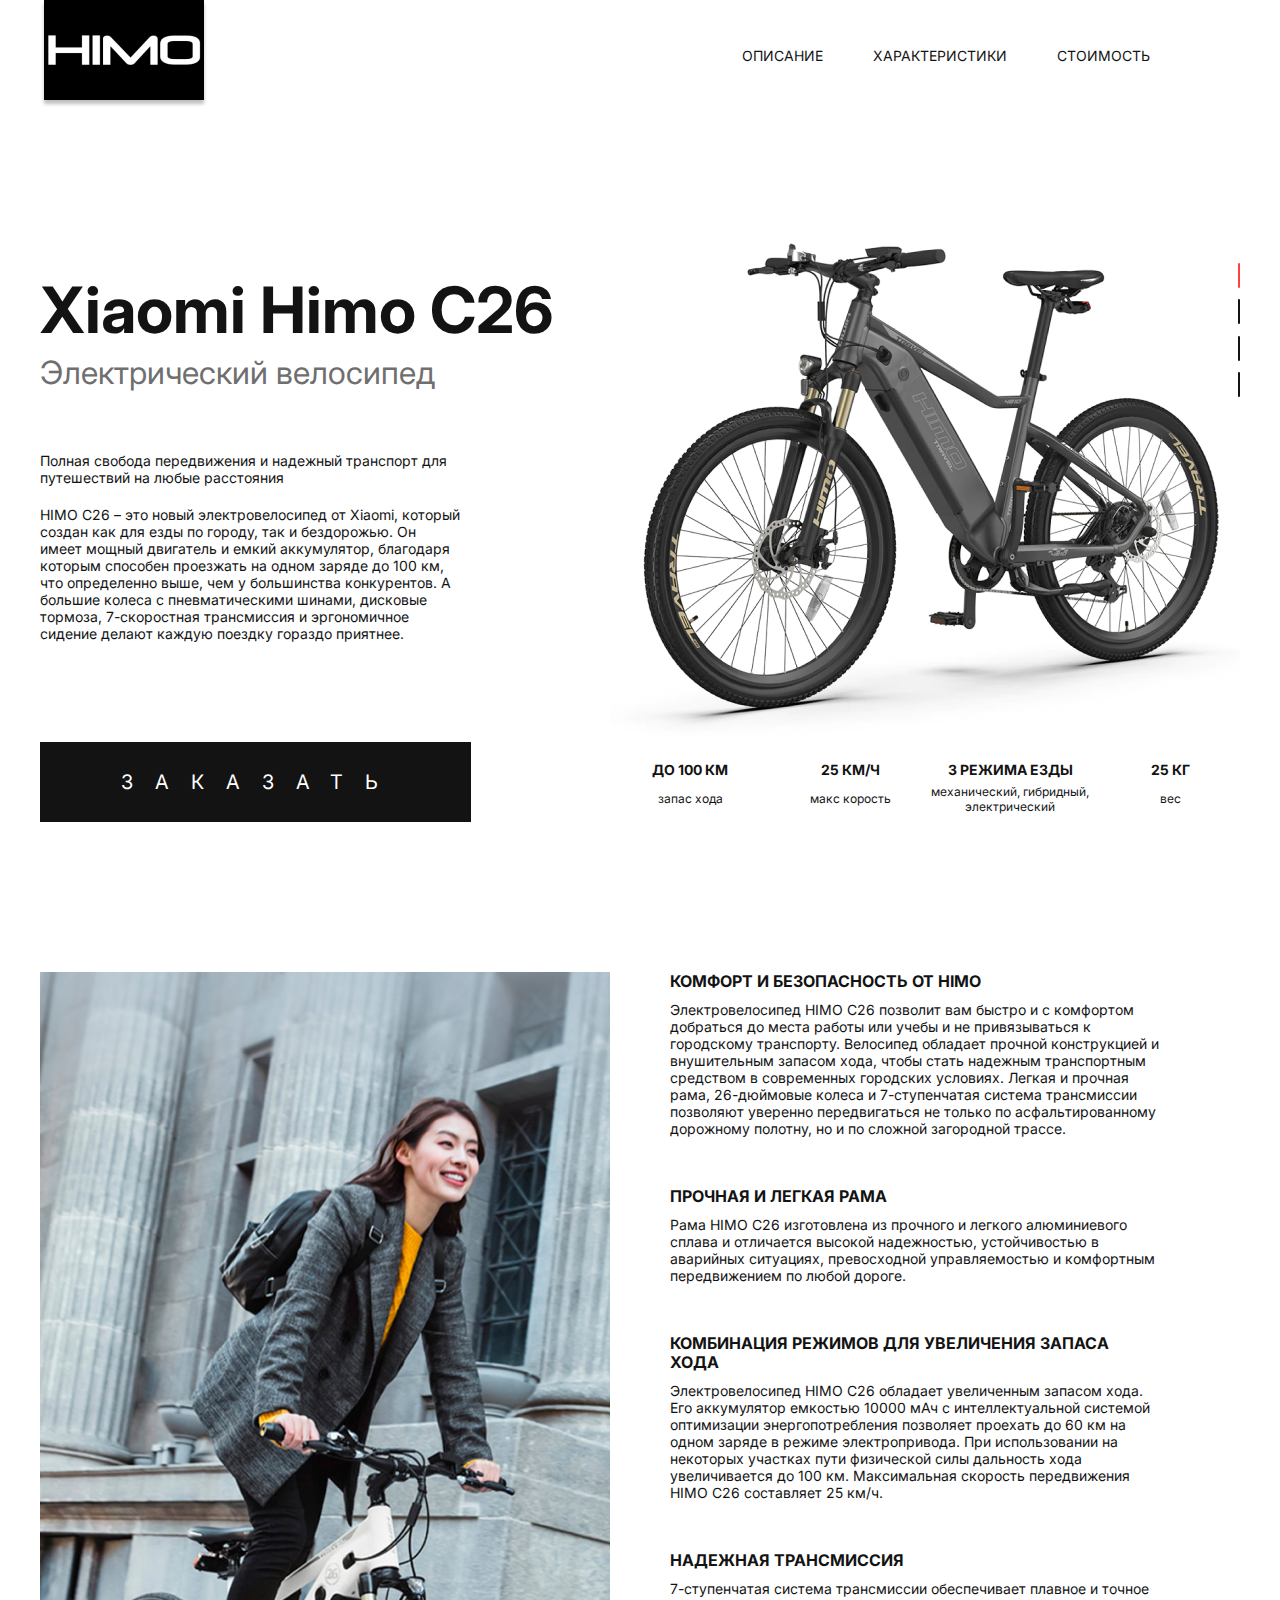
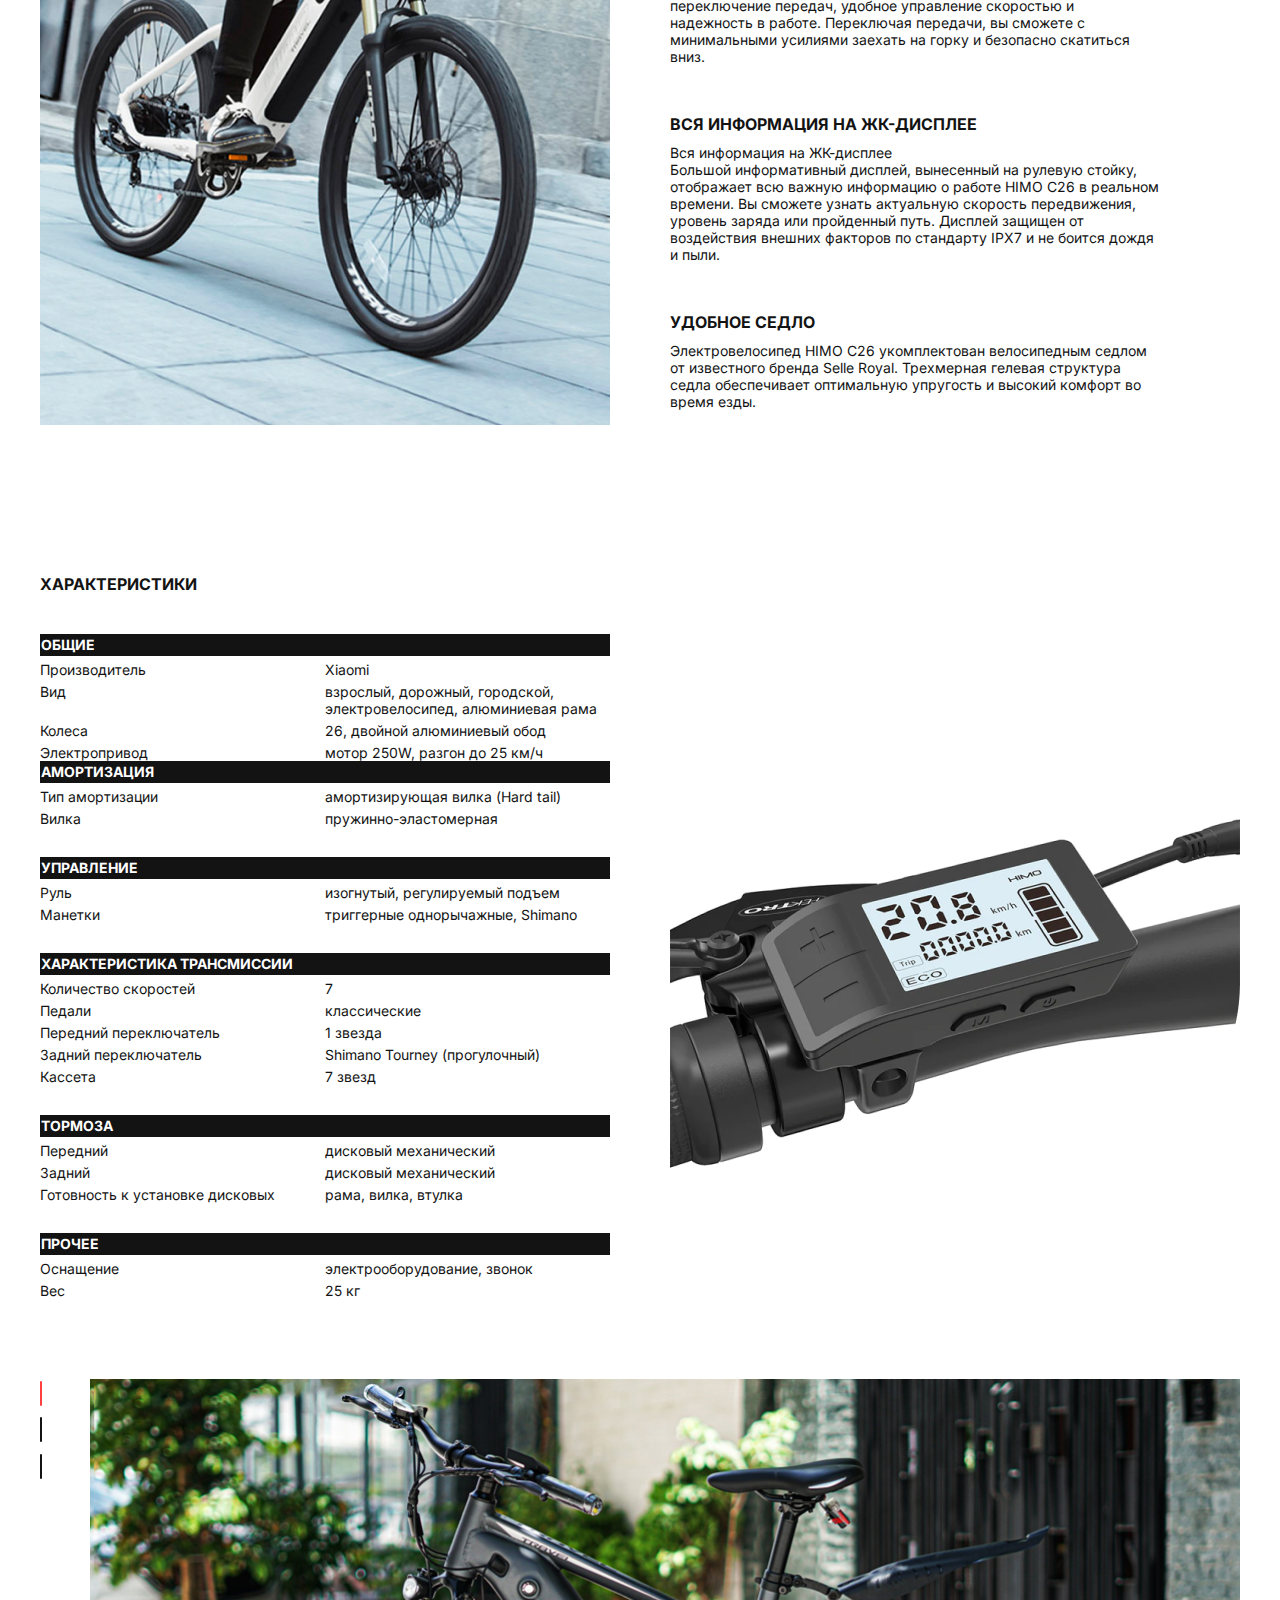
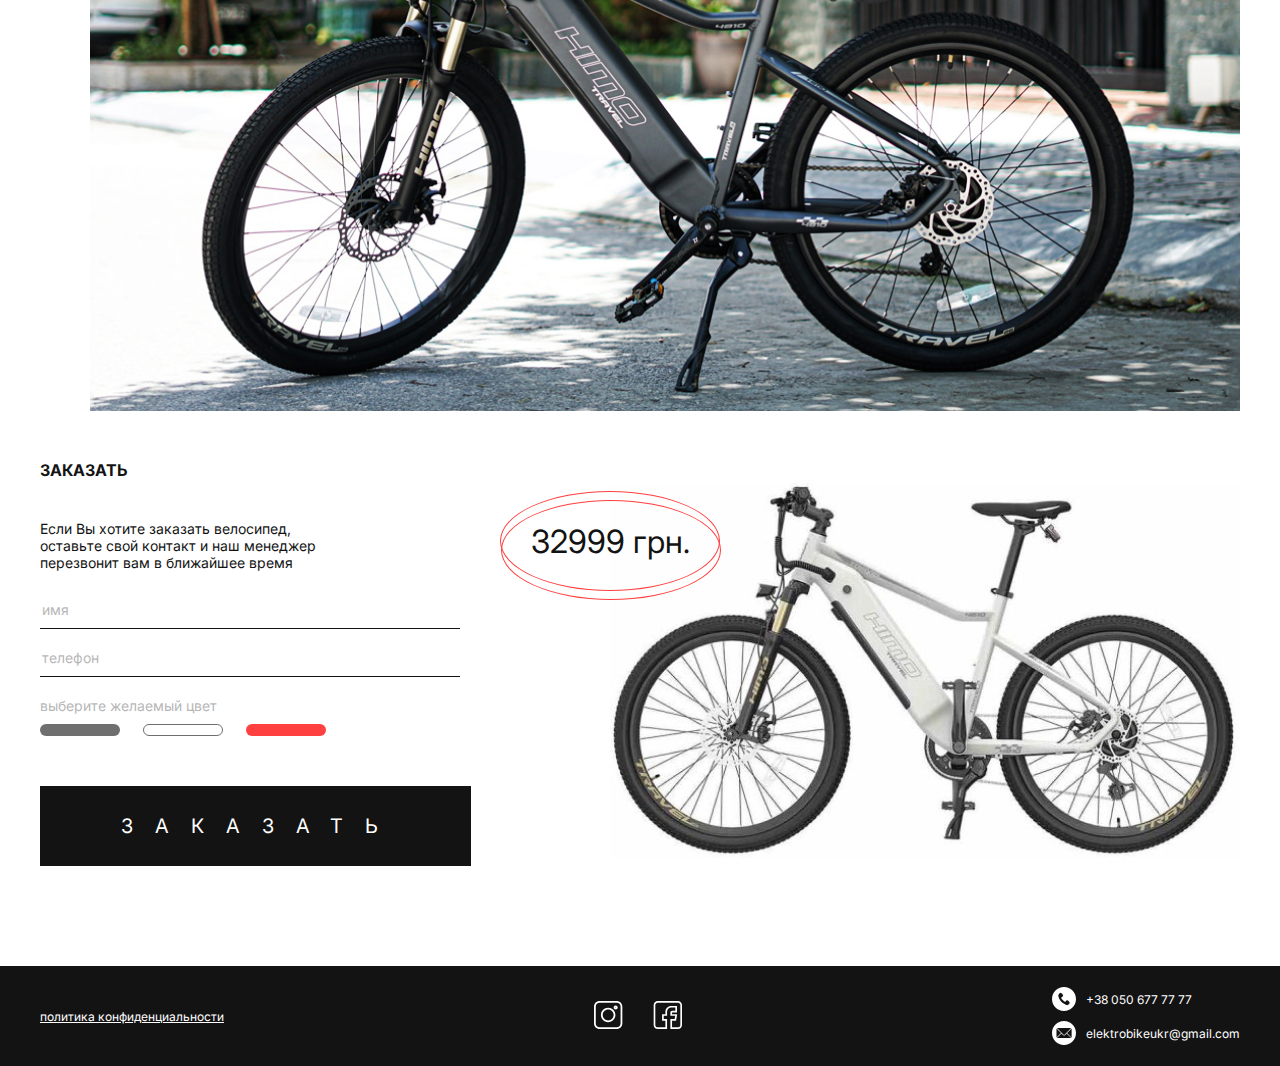
<file: index.html>
<!DOCTYPE html>
<html lang="ru">
<head>
    <meta charset="UTF-8">
    <meta http-equiv="X-UA-Compatible" content="IE=edge">
    <meta name="viewport" content="width=device-width, initial-scale=1.0">
    <link rel="stylesheet" href="css/normalize.css"/>
    <link rel="preconnect" href="https://fonts.googleapis.com"/>
    <link rel="preconnect" href="https://fonts.gstatic.com" crossorigin/>
    <link href="https://fonts.googleapis.com/css2?family=Inter:wght@400;700&family=PT+Serif:wght@400;700&display=swap" rel="stylesheet"/>
    <link rel="stylesheet" type="text/css" href="css/slick.css"/>
    <link rel="stylesheet" type="text/css" href="css/jquery.formstyler.css"/>
    <link rel="stylesheet" type="text/css" href="css/style.css"/>
    <link rel="stylesheet" href="css/media.css">
    
    <title>Xiaomi Himo C26</title>
</head>
<body>
    <header class="header">
        <div class="container">
            <div class="header__inner">
                <a class="logo" href="#">
                    <img src="images/logo.jpg" alt="logo" class="logo__img">
                </a>
                <nav class="menu">
                    <ul class="menu__list">
                        <li class="menu__item">
                            <a class="menu__link" href="#info">Описание</a>
                        </li>
                        <li class="menu__item">
                            <a class="menu__link" href="#characteristics">Характеристики</a>
                        </li>
                        <li class="menu__item">
                            <a class="menu__link" href="#price">стоимость</a>
                        </li>
                    </ul>
                </nav>
        </div>
    </header>


    <section class="bike">
        <section div class="container">
            <div class="bike__inner">
                <div class="bike__column">
                    <h1 class="bike__title">Xiaomi Himo C26</h1>
                    <h3 class="bike__subtitle">Электрический велосипед</h3>
                    <p class="bike__text">Полная свобода передвижения и надежный транспорт для путешествий на любые расстояния</p>
                    <p class="bike__text">HIMO C26 – это новый электровелосипед от Xiaomi, который создан как для езды по городу, 
                        так и бездорожью. Он имеет мощный двигатель и емкий аккумулятор, благодаря которым способен проезжать на 
                        одном заряде до 100 км, что определенно выше, чем у большинства конкурентов. А большие колеса с пневматическими 
                        шинами, дисковые тормоза, 7-скоростная трансмиссия и эргономичное сидение делают каждую поездку гораздо приятнее. </p>
                
                <a href="#price" class="bike__link">ЗАКАЗАТЬ</a>
            </div>
                <div class="bike__column bike__column-slider">
                    <div class="bike__slider">
                        <img src="images/bike-1.jpg" alt="" class="bike__slider-item">
                        <img src="images/bike-2.jpg" alt="" class="bike__slider-item">
                        <img src="images/bike-3.jpg" alt="" class="bike__slider-item">
                        <img src="images/bike-4.jpg" alt="" class="bike__slider-item">
                    </div>
                <ul class="bike__list">
                    <li class="bike__list-item">
                        <span class="bike__list-num">до 100 км</span> 
                        <span class="bike__list-text">Запас хода</span>
                    </li>
                    <li class="bike__list-item">
                        <span class="bike__list-num">25 км/ч</span>
                        <span class="bike__list-text">Макс корость</span>
                    </li>
                    <li class="bike__list-item">
                        <span class="bike__list-num">3 режима езды</span>
                        <span class="bike__list-text">механический, гибридный, электрический</span>
                    </li>
                    <li class="bike__list-item">
                        <span class="bike__list-num">25 кг</span>
                        <span class="bike__list-text">вес</span>
                    </li>
                </ul>
            </div>
        </div>
    </section>

    <section class="info" id="info">
        <div class="container">
            <div class="info__inner">
                <img class="info__img" src="images/girl-info.jpg" alt="">
                <div class="info__list">
                    <div class="info__item">
                        <h4 class="info__item-title">
                            Комфорт и безопасность от HIMO
                        </h4>
                        <p class="info__item-text">
                            Электровелосипед HIMO C26 позволит вам быстро и с комфортом добраться до места
                             работы или учебы и не привязываться к городскому транспорту. Велосипед обладает 
                             прочной конструкцией и внушительным запасом хода, чтобы стать надежным транспортным 
                             средством в современных городских условиях. Легкая и прочная рама, 26-дюймовые колеса 
                             и 7-ступенчатая система трансмиссии позволяют уверенно передвигаться не только по асфальтированному 
                             дорожному полотну, но и по сложной загородной трассе.
                        </p>
                    </div>
                    <div class="info__item">
                        <h4 class="info__item-title">
                            Прочная и легкая рама
                        </h4>
                        <p class="info__item-text">
                            Рама HIMO C26 изготовлена из прочного и легкого алюминиевого сплава и отличается высокой 
                            надежностью, устойчивостью в аварийных ситуациях, превосходной управляемостью и комфортным 
                            передвижением по любой дороге.
                        </p>
                    </div>
                    <div class="info__item">
                        <h4 class="info__item-title">
                            Комбинация режимов для увеличения запаса хода
                        </h4>
                        <p class="info__item-text">
                            Электровелосипед HIMO C26 обладает увеличенным запасом хода. 
                            Его аккумулятор емкостью 10000 мАч с интеллектуальной системой оптимизации энергопотребления 
                            позволяет проехать до 60 км на одном заряде в режиме электропривода. При использовании на некоторых 
                            участках пути физической силы дальность хода увеличивается до 100 км. Максимальная скорость передвижения 
                            HIMO C26 составляет 25 км/ч.
                        </p>
                    </div>
                    <div class="info__item">
                        <h4 class="info__item-title">
                            Надежная трансмиссия
                        </h4>
                        <p class="info__item-text">
                            7-ступенчатая система трансмиссии обеспечивает плавное и точное переключение передач, 
                            удобное управление скоростью и надежность в работе. Переключая передачи, вы сможете с минимальными 
                            усилиями заехать на горку и безопасно скатиться вниз.
                        </p>
                    </div>
                    <div class="info__item">
                        <h4 class="info__item-title">
                            Вся информация на ЖК-дисплее
                        </h4>
                        <p class="info__item-text">
                            Вся информация на ЖК-дисплее<br>
                            Большой информативный дисплей, вынесенный на рулевую стойку, отображает всю важную информацию 
                            о работе HIMO C26 в реальном времени. Вы сможете узнать актуальную скорость передвижения, уровень 
                            заряда или пройденный путь. Дисплей защищен от воздействия внешних факторов по стандарту IPX7 и не 
                            боится дождя и пыли.
                        </p>
                    </div>
                    <div class="info__item">
                        <h4 class="info__item-title">
                            Удобное седло
                        </h4>
                        <p class="info__item-text">
                            Электровелосипед HIMO C26 укомплектован велосипедным седлом от известного бренда Selle Royal. 
                            Трехмерная гелевая структура седла обеспечивает оптимальную упругость и высокий комфорт во время езды.
                        </p>
                    </div>
                </div>
            </div>
        </div>
    </section>

    <section class="characteristics" id="characteristics">
        <div class="container">
            <h4 class="characteristics__top-title">
                ХАрактеристики
            </h4>
            <div class="characteristics__inner">
                <div class="characteristics__items">
                    <ul class="characteristics__list">
                        <li class="characteristics__title">
                            Общие
                        </li>
                        <li class="characteristics__line">
                            <p class="characteristics__name">
                                Производитель
                            </p>
                            <p class="characteristics__descr">
                                Xiaomi
                            </p>
                        </li>
                        <li class="characteristics__line">
                            <p class="characteristics__name">
                                Вид
                            </p>
                            <p class="characteristics__descr">
                                взрослый, дорожный, городской, электровелосипед, 
                                алюминиевая рама
                            </p>
                        </li>
                        <li class="characteristics__line">
                            <p class="characteristics__name">
                                Колеса
                            </p>
                            <p class="characteristics__descr">
                                26, двойной алюминиевый обод
                            </p>
                        </li>
                        <li class="characteristics__line">
                            <p class="characteristics__name">
                                Электропривод
                            </p>
                            <p class="characteristics__descr">
                                мотор 250W, разгон до 25 км/ч
                            </p>
                        </li>
                    </ul>
                    <ul class="characteristics__list">
                        <li class="characteristics__title">
                            амортизация
                        </li>
                        <li class="characteristics__line">
                            <p class="characteristics__name">
                                Тип амортизации
                            </p>
                            <p class="characteristics__descr">
                                амортизирующая вилка (Hard tail)
                            </p>
                        </li>
                        <li class="characteristics__line">
                                <p class="characteristics__name">
                                    Вилка
                                </p>
                                <p class="characteristics__descr">
                                    пружинно-эластомерная
                                </p>
                        </li>
                    </ul>
                    <ul class="characteristics__list">
                        <li class="characteristics__title">
                            управление
                        </li>
                        <li class="characteristics__line">
                            <p class="characteristics__name">
                                Руль
                            </p>
                            <p class="characteristics__descr">
                                изогнутый, регулируемый подъем
                            </p>
                        </li>
                        <li class="characteristics__line">
                                <p class="characteristics__name">
                                    Манетки
                                </p>
                                <p class="characteristics__descr">
                                    триггерные однорычажные, Shimano
                                </p>
                        </li>
                    </ul>
                    <ul class="characteristics__list">
                        <li class="characteristics__title">
                            характеристика трансмиссии
                        </li>
                        <li class="characteristics__line">
                            <p class="characteristics__name">
                                Количество скоростей
                            </p>
                            <p class="characteristics__descr">
                                7
                            </p>
                        </li>
                        <li class="characteristics__line">
                                <p class="characteristics__name">
                                    Педали
                                </p>
                                <p class="characteristics__descr">
                                    классические
                                </p>
                        </li>
                        <li class="characteristics__line">
                            <p class="characteristics__name">
                                Передний переключатель
                            </p>
                            <p class="characteristics__descr">
                                1 звезда
                            </p>
                        </li>
                        <li class="characteristics__line">
                                <p class="characteristics__name">
                                    Задний переключатель
                                </p>
                                <p class="characteristics__descr">
                                    Shimano Tourney (прогулочный)
                                </p>
                        </li>
                        <li class="characteristics__line">
                            <p class="characteristics__name">
                                Кассета
                            </p>
                            <p class="characteristics__descr">
                                7 звезд
                            </p>
                         </li>
                    </ul>
                    <ul class="characteristics__list">
                        <li class="characteristics__title">
                            тормоза
                        </li>
                        <li class="characteristics__line">
                            <p class="characteristics__name">
                                Передний
                            </p>
                            <p class="characteristics__descr">
                                дисковый механический
                            </p>
                        </li>
                        <li class="characteristics__line">
                                <p class="characteristics__name">
                                    Задний
                                </p>
                                <p class="characteristics__descr">
                                    дисковый механический
                                </p>
                        </li>
                        <li class="characteristics__line">
                            <p class="characteristics__name">
                                Готовность к установке дисковых
                            </p>
                            <p class="characteristics__descr">
                                рама, вилка, втулка 
                            </p>
                         </li>
                    </ul>
                    <ul class="characteristics__list">
                        <li class="characteristics__title">
                            прочее
                        </li>
                        <li class="characteristics__line">
                            <p class="characteristics__name">
                                Оснащение
                            </p>
                            <p class="characteristics__descr">
                                электрооборудование, звонок
                            </p>
                        </li>
                         <li class="characteristics__line">
                            <p class="characteristics__name">
                                    Вес
                            </p>
                            <p class="characteristics__descr">
                                    25 кг
                             </p>
                        </li>
                    </ul>
                </div>

                
                <img src="images/characteristics.jpg" alt="" class="characteristics__img">
            </div>
        </div>
    </section>
    <div class="slider">
        <div class="container">
            <div class="slider__items">
                <div class="slider__item">
                    <img src="images/slider-1.jpg" alt="" class="slider__img">
                </div>
                <div class="slider__item">
                    <img src="images/slider-2.jpg" alt="" class="slider__img">
                </div>
                <div class="slider__item">
                    <img src="images/slider-3.jpg" alt="" class="slider__img">
                </div>
            </div>
        </div>
    </div>

    <section class="price" id="price">
        <div class="container">
            <div class="price__inner">
                <form class="form">
                    <h4 class="form__title">
                        Заказать
                    </h4>
                    <p class="form__text">
                        Если Вы хотите заказать велосипед, 
                        оставьте свой контакт и наш менеджер перезвонит вам в ближайшее время
                    </p>
                    <input class="form__input-name" type="text" placeholder="имя">
                    <input class="form__input-phone" type="tel" placeholder="телефон">
                    <p class="form__input-text">
                        выберите желаемый цвет
                    </p>
                    <div class="form__label-box">
                        <label class="form__label">
                            <input class="form__input-radio" type="radio" name="radio">
                            <div class="form__bike">
                                <img class="form__bike-img" src="images/bike-grey.jpg" alt="">
                                <div class="form__bike-price "><span>33999 грн.</span></div>
                            </div>
                            <div class="form__radio-style form__radio-style--grey"></div>
                        </label>
                        <label class="form__label">
                            <input class="form__input-radio" type="radio" name="radio" checked>
                            <div class="form__bike">
                                <img class="form__bike-img" src="images/bike-white.jpg" alt="">
                                <div class="form__bike-price"><span>32999 грн.</span></div>
                            </div>
                            <div class="form__radio-style  form__radio-style--white"></div>
                        </label>
                        <label class="form__label">
                            <input class="form__input-radio" type="radio" name="radio">
                            <div class="form__bike">
                                <img class="form__bike-img" src="images/bike-red.jpg" alt="">
                                <div class="form__bike-price"><span>36999 грн.</span></div>
                            </div>
                            <div class="form__radio-style form__radio-style--red"></div>
                        </label>
                    </div>
                    <button class="form__btn" type="submit">заказать</button>
                </form>
            </div>
        </div>
    </section>
  
    <footer class="footer">
        <div class="container">
            <div class="footer__inner">
                <a class="footer__link" href="#">Политика конфиденциальности</a>
                <div class="footer__social">
                    <a class="footer__social-link" href="#">
                        <img class="footer__social-img" src="images/instagram.svg" alt="">
                    </a>
                    <a class="footer__social-link" href="#">
                        <img class="footer__social-img" src="images/facebook.svg" alt="">
                    </a>
                </div>
                <div class="footer__contacts">
                    <a class="footer__contacts-link" href="tel:+380506777777">
                        <img src="images/tel.svg" alt="" class="footer__contacts-img">
                        <span>+38 050 677 77 77</span> 
                    </a>
                    <a class="footer__contacts-link" href="mailto:elektrobikeukr@gmail.com">
                        <img src="images/mail.svg" alt="" class="footer__contacts-img">
                        <span>elektrobikeukr@gmail.com</span> 
                    </a>
                </div>
            </div>
        </div>
    </footer>
   <script src="https://ajax.googleapis.com/ajax/libs/jquery/3.6.0/jquery.min.js"></script>
   <script src="js/slick.min.js"></script>
   <script src="js/main.js"></script>
</body>
</html>
</file>
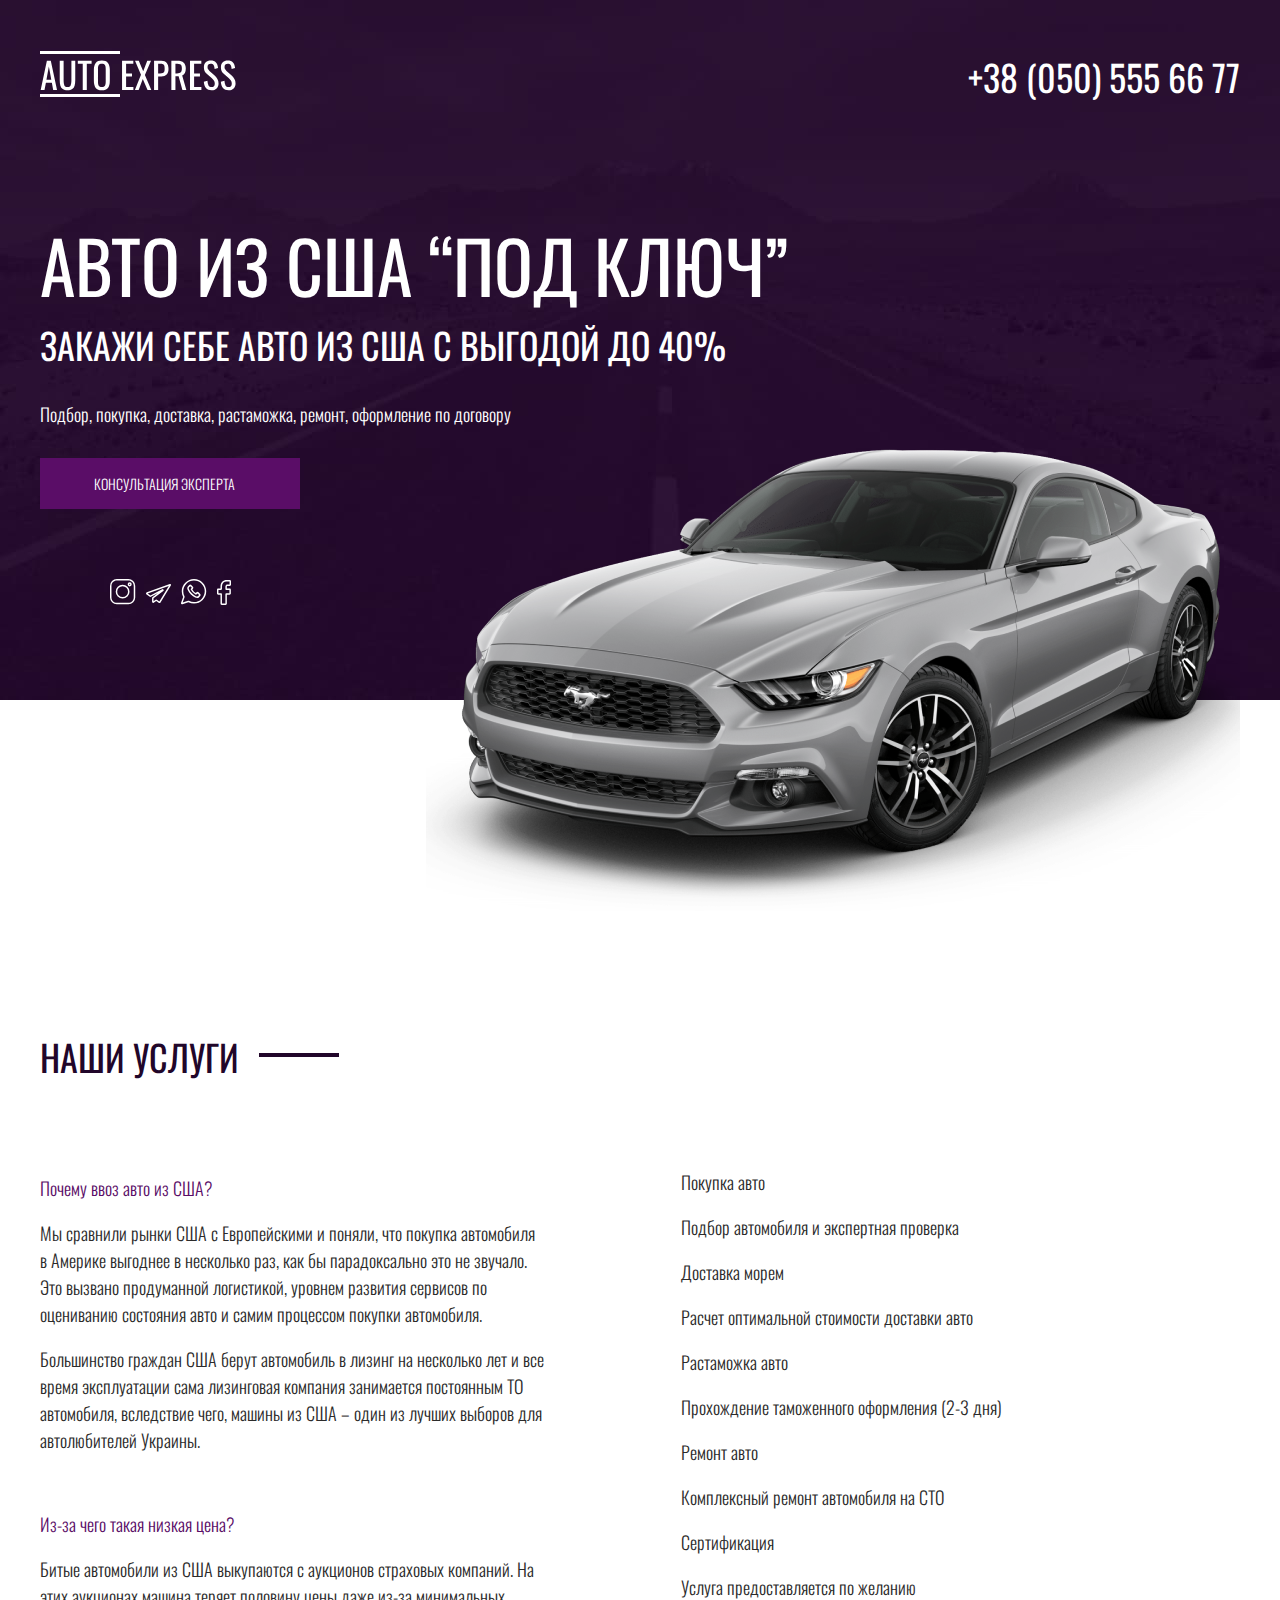
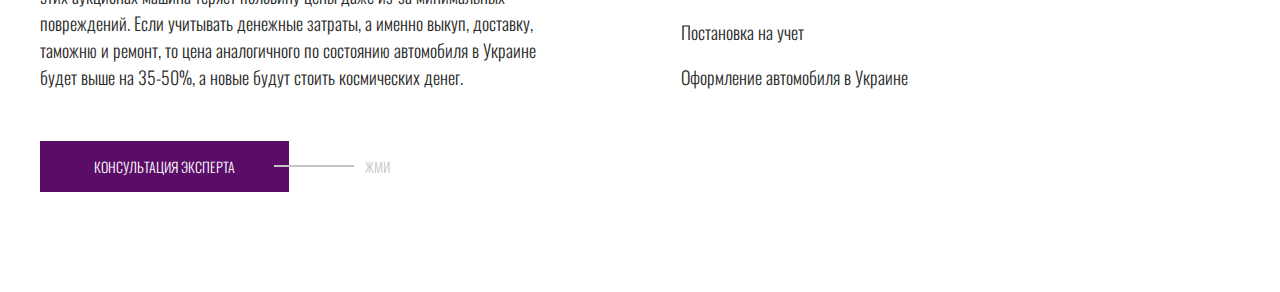
<file: autoUSA/index.html>
<!DOCTYPE html>
<html lang="ru">
  <head>
    <meta charset="UTF-8" />
    <meta http-equiv="X-UA-Compatible" content="IE=edge" />
    <meta name="viewport" content="width=device-width, initial-scale=1.0" />
    <title>Auto USA</title>
    <link rel="stylesheet" href="css/style.min.css" />
    <link rel="preconnect" href="https://fonts.googleapis.com" />
    <link rel="preconnect" href="https://fonts.gstatic.com" crossorigin />
    <link rel="preconnect" href="https://fonts.googleapis.com" />
    <link rel="preconnect" href="https://fonts.gstatic.com" crossorigin />
    <link
      href="https://fonts.googleapis.com/css2?family=Oswald:wght@300;400&display=swap"
      rel="stylesheet"
    />
  </head>
  <body>
    <header class="header">
      <div class="container">
        <div class="header__inner">
          <div class="header__top">
            <a class="logo" href="#">
              <img class="logo__img" src="images/logo.svg" alt="logo" />
            </a>
            <a class="phone" href="tel:+380505556677">+38 (050) 555 66 77</a>
          </div>
          <div class="header__content">
            <h1 class="header__title">авто из сша “под ключ”</h1>
            <h2 class="header__subtitle">
              ЗАКАЖИ СЕБЕ АВТО ИЗ США С ВЫГОДОЙ ДО 40%
            </h2>
            <p class="header__text">
              Подбор, покупка, доставка, растаможка, ремонт, оформление по
              договору
            </p>
            <a class="button" href="#">КОНСУЛЬТАЦИЯ ЭКСПЕРТА</a>
            <div class="header__social">
              <a class="header__social-link" href="#"
                ><img
                  class="header__social-img"
                  src="images/icon/instagram.svg"
                  alt=""
              /></a>
              <a class="header__social-link" href="#"
                ><img
                  class="header__social-img"
                  src="images/icon/telegram.svg"
                  alt=""
              /></a>
              <a class="header__social-link" href="#"
                ><img
                  class="header__social-img"
                  src="images/icon/whatsapp.svg"
                  alt=""
              /></a>
              <a class="header__social-link" href="#"
                ><img
                  class="header__social-img"
                  src="images/icon/facebook.svg"
                  alt=""
              /></a>
            </div>
            <img
              class="header__images"
              src="images/auto.png"
              alt="ford mustang"
            />
          </div>
        </div>
      </div>
    </header>
    <section class="services">
      <div class="container">
        <h2 class="title">НАШИ УСЛУГИ</h2>
        <div class="services__inner">
          <div class="services__content">
            <div class="services__content-box">
              <h6 class="services__content-title">Почему ввоз авто из США?</h6>
              <div class="services__content-textbox">
                <p class="services__content-text">
                  Мы сравнили рынки США с Европейскими и поняли, что покупка
                  автомобиля в Америке выгоднее в несколько раз, как бы
                  парадоксально это не звучало. Это вызвано продуманной
                  логистикой, уровнем развития сервисов по оцениванию состояния
                  авто и самим процессом покупки автомобиля.
                </p>
                <p class="services__content-text">
                  Большинство граждан США берут автомобиль в лизинг на несколько
                  лет и все время эксплуатации сама лизинговая компания
                  занимается постоянным ТО автомобиля, вследствие чего, машины
                  из США – один из лучших выборов для автолюбителей Украины.
                </p>
              </div>
            </div>
            <div class="services__content-box">
              <h6 class="services__content-title">
                Из-за чего такая низкая цена?
              </h6>
              <div class="services__content-textbox">
                <p class="services__content-text">
                  Битые автомобили из США выкупаются с аукционов страховых
                  компаний. На этих аукционах машина теряет половину цены даже
                  из-за минимальных повреждений. Если учитывать денежные
                  затраты, а именно выкуп, доставку, таможню и ремонт, то цена
                  аналогичного по состоянию автомобиля в Украине будет выше на
                  35-50%, а новые будут стоить космических денег.
                </p>
              </div>
            </div>
            <a class="button button--decor" href="#">КОНСУЛЬТАЦИЯ ЭКСПЕРТА</a>
          </div>
          <ol class="services__list">
            <li class="services__item">
              <p class="services__item-title">Покупка авто</p>
              <p class="services__item-text">
                Подбор автомобиля и экспертная проверка
              </p>
            </li>
            <li class="services__item">
              <p class="services__item-title">Доставка морем</p>
              <p class="services__item-text">
                Расчет оптимальной стоимости доставки авто
              </p>
            </li>
            <li class="services__item">
              <p class="services__item-title">Растаможка авто</p>
              <p class="services__item-text">
                Прохождение таможенного оформления (2-3 дня)
              </p>
            </li>
            <li class="services__item">
              <p class="services__item-title">Ремонт авто</p>
              <p class="services__item-text">
                Комплексный ремонт автомобиля на СТО
              </p>
            </li>
            <li class="services__item">
              <p class="services__item-title">Сертификация</p>
              <p class="services__item-text">
                Услуга предоставляется по желанию
              </p>
            </li>
            <li class="services__item">
              <p class="services__item-title">Постановка на учет</p>
              <p class="services__item-text">Оформление автомобиля в Украине</p>
            </li>
          </ol>
        </div>
      </div>
    </section>

    <script src="js/main.min.js"></script>
  </body>
</html>
</file>
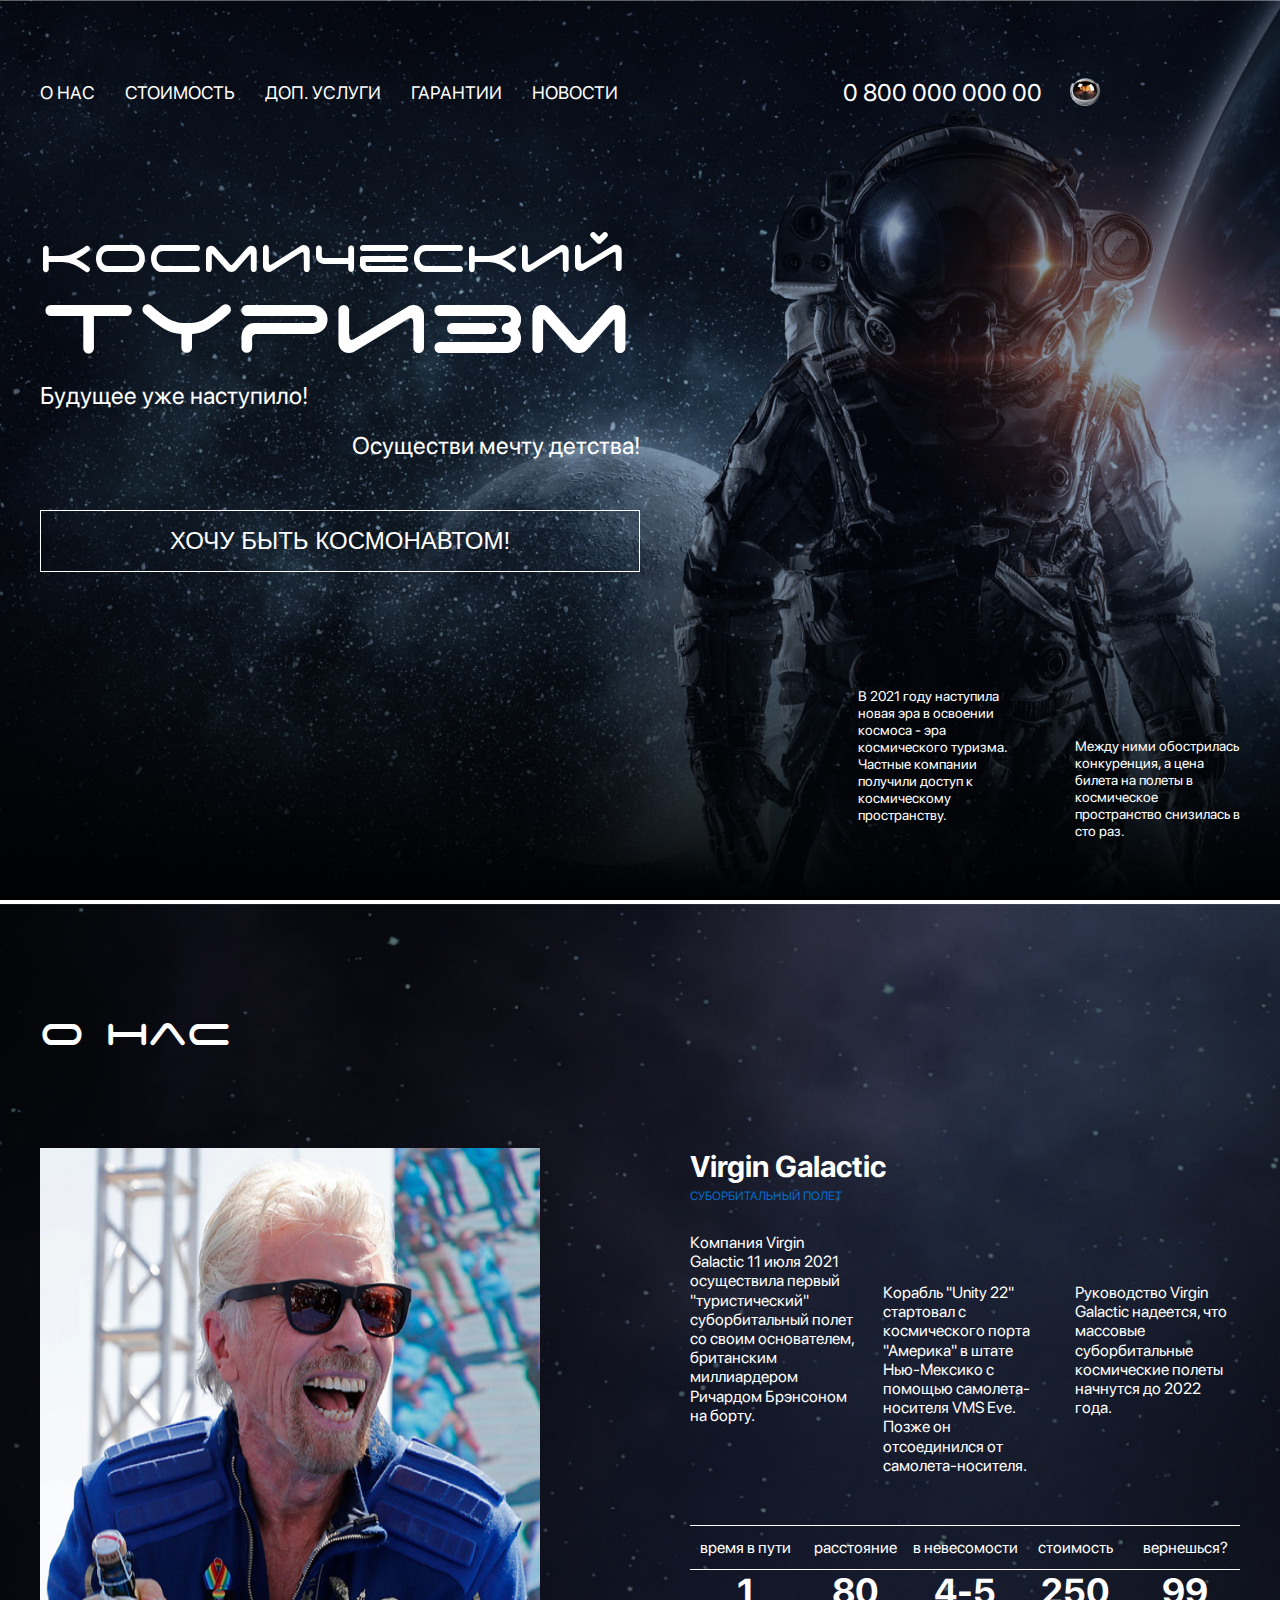
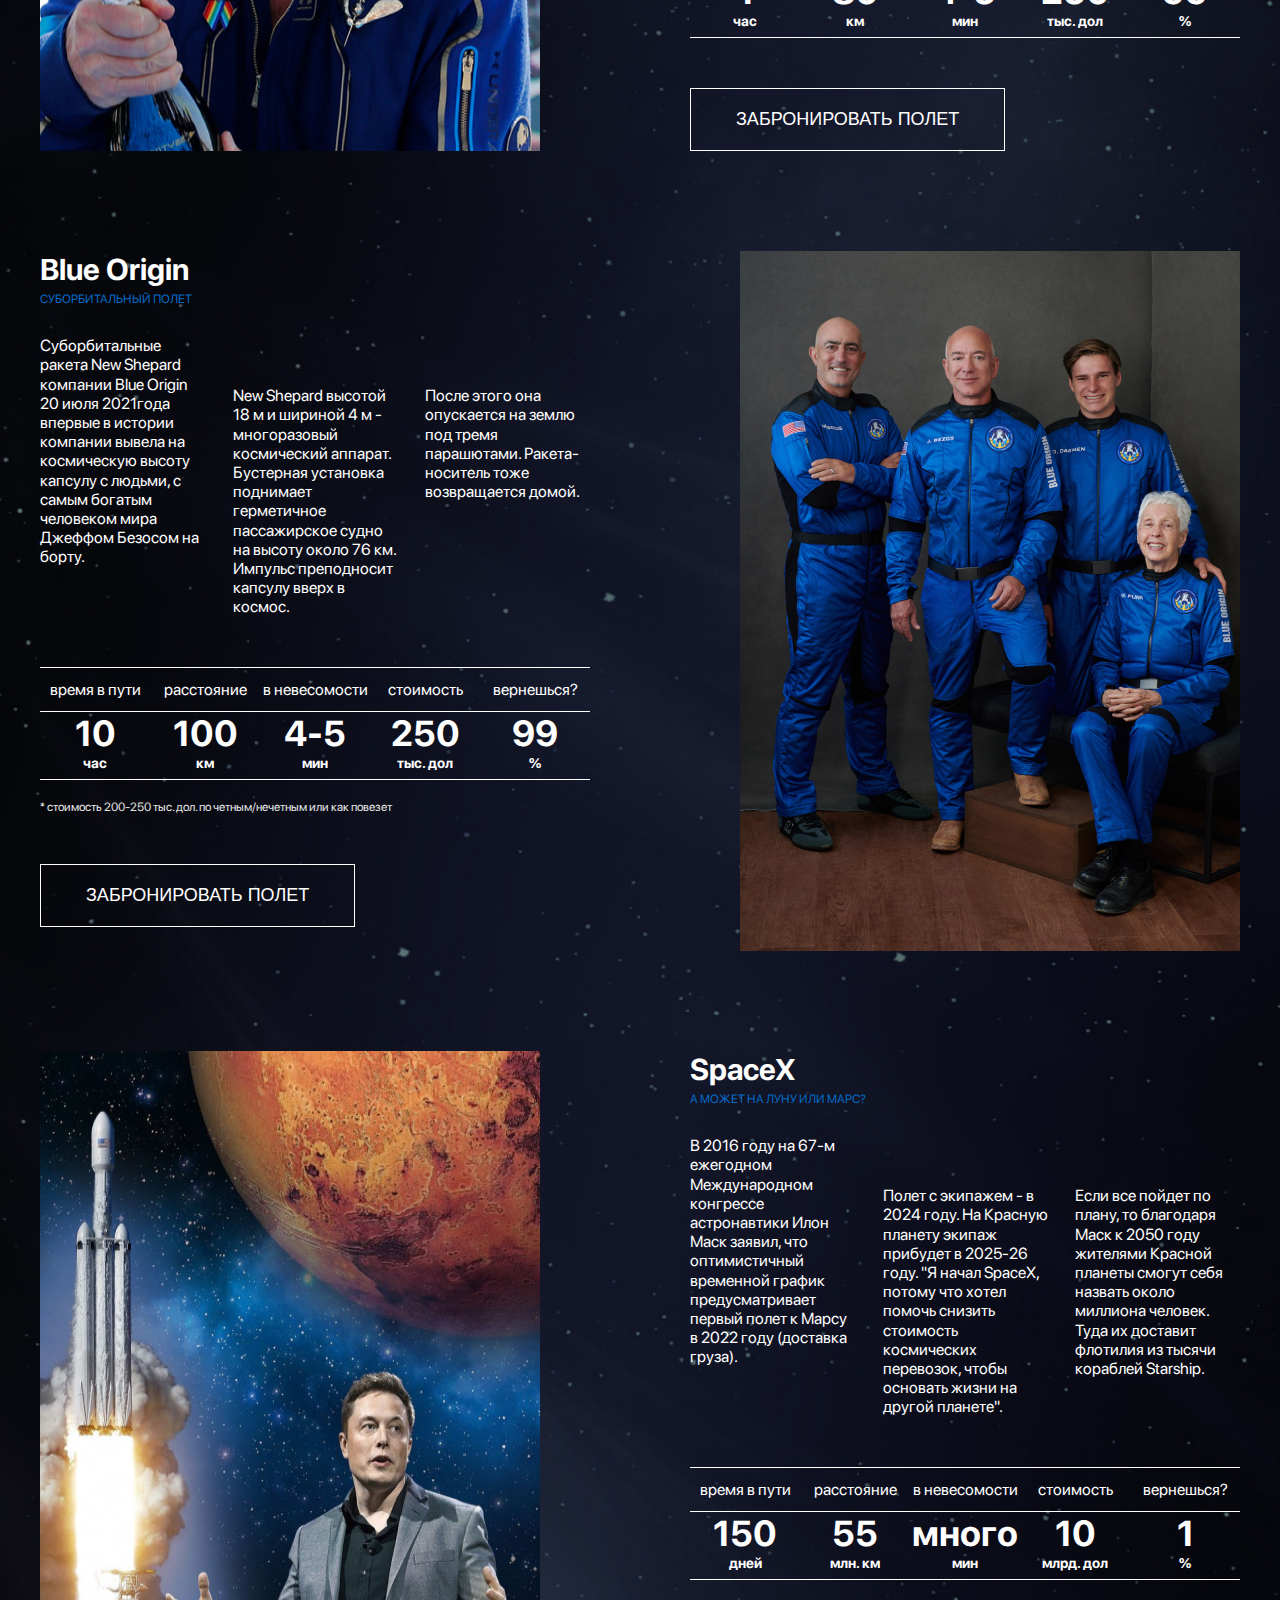
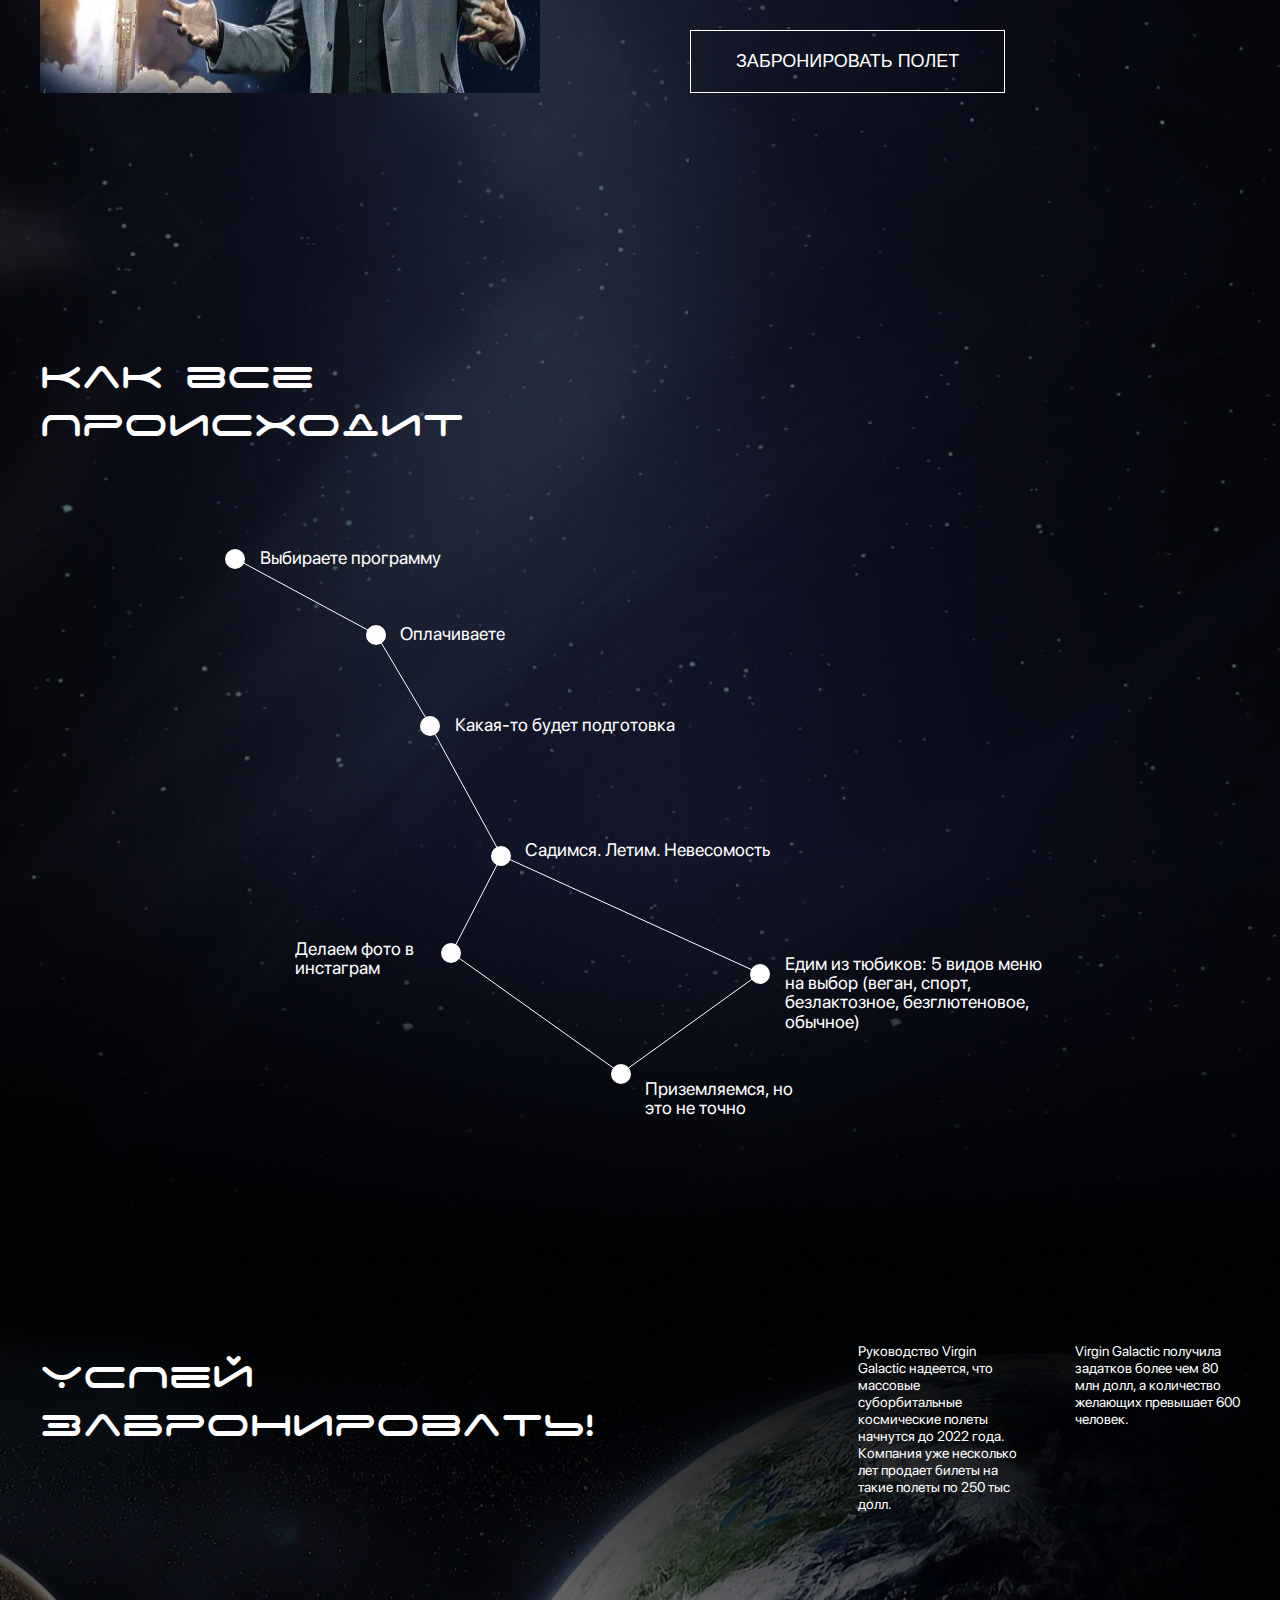
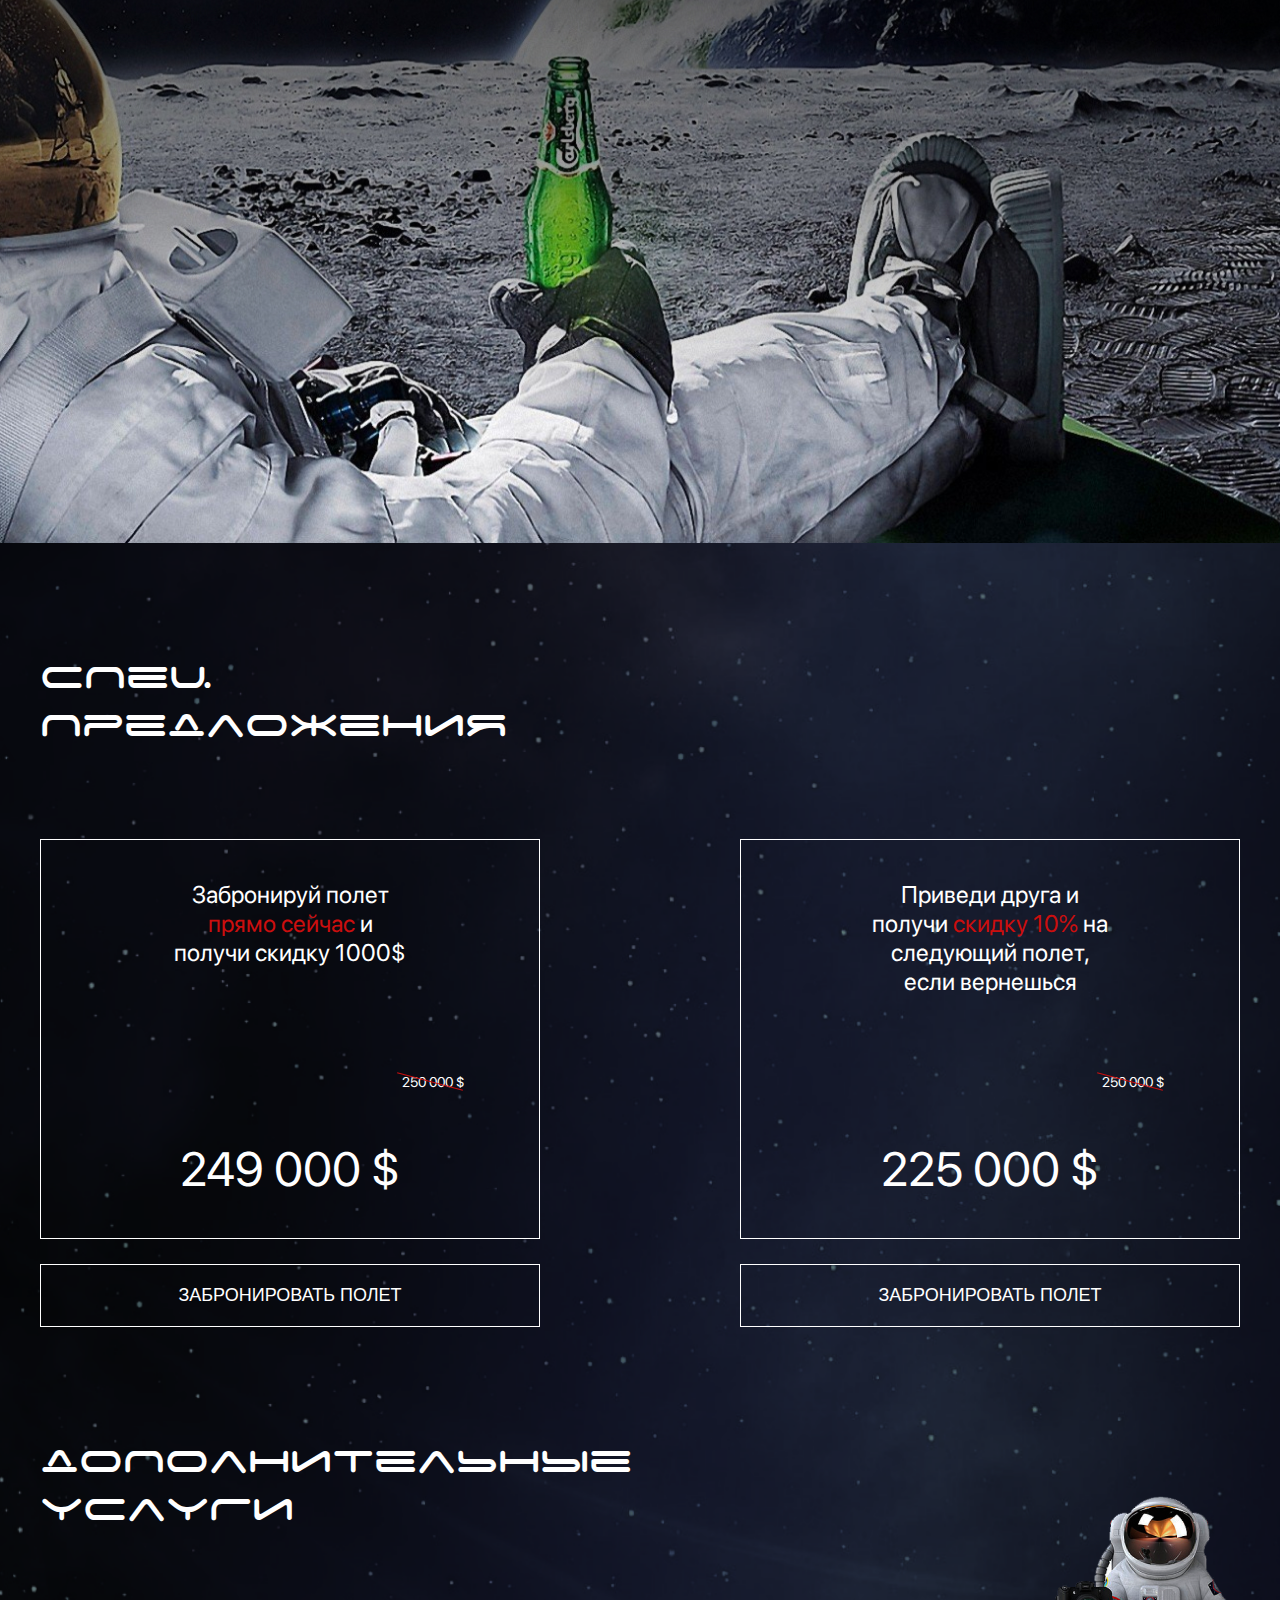
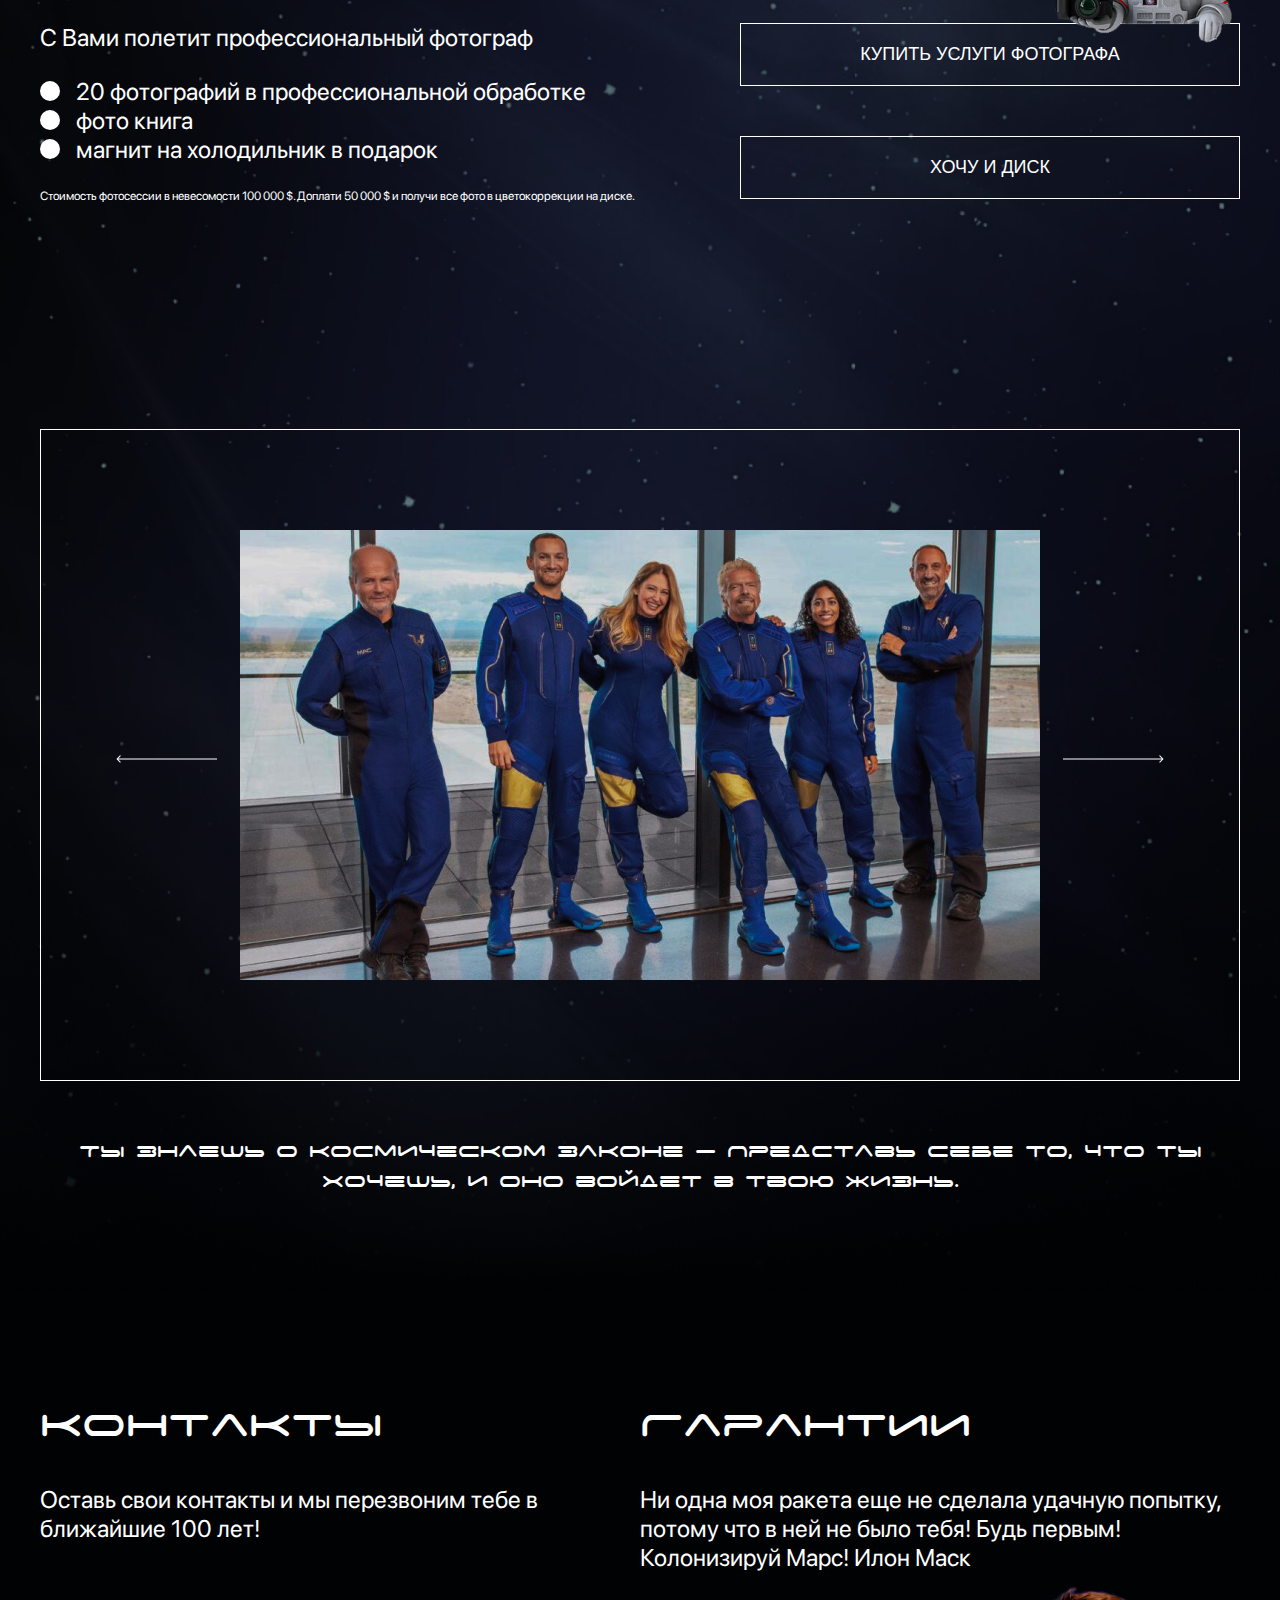
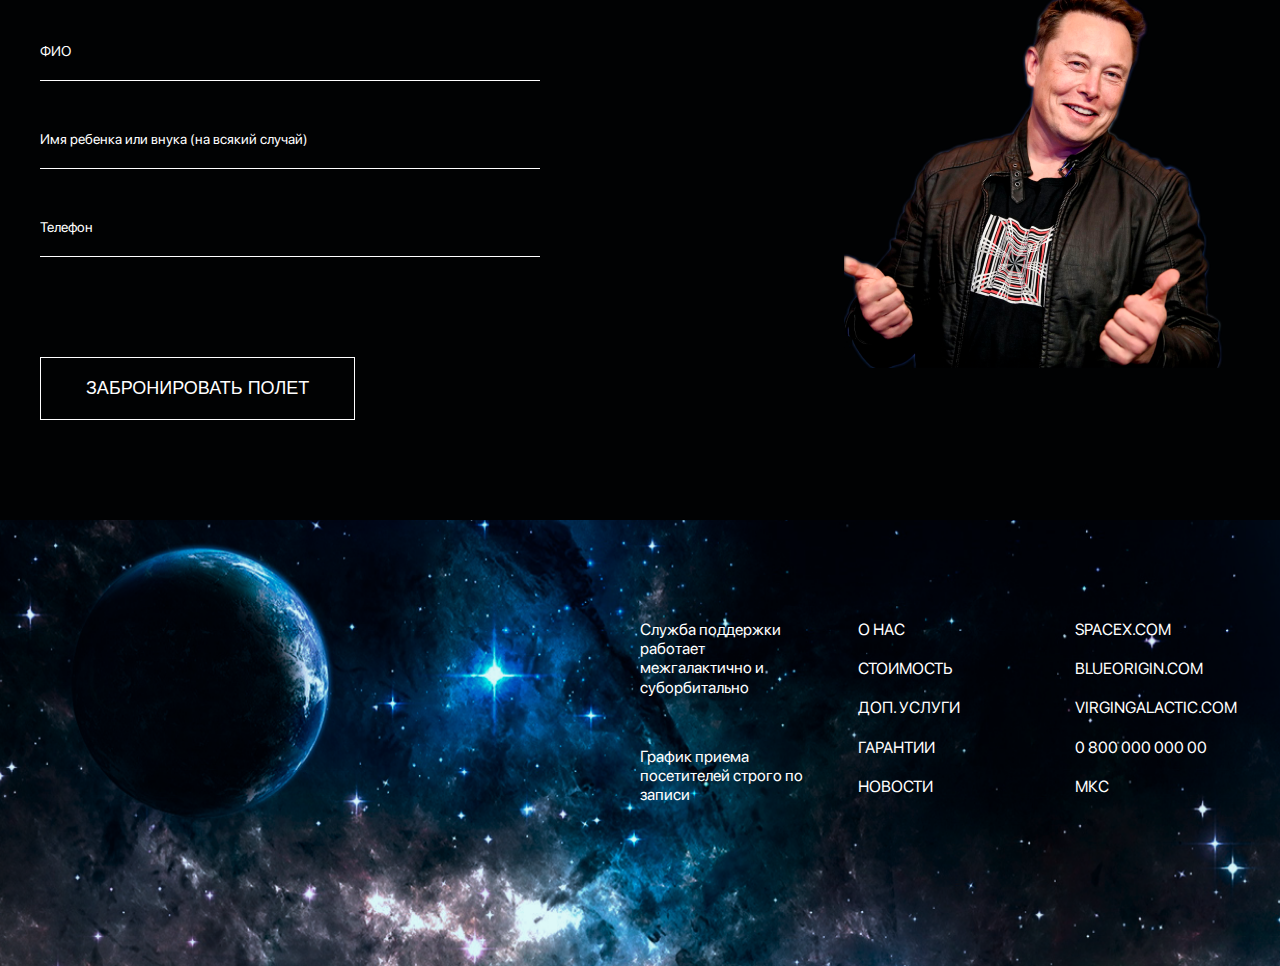
<file: cosmic/index.html>
<!DOCTYPE html>
<html lang="ru">
  <head>
    <meta charset="UTF-8" />
    <meta http-equiv="X-UA-Compatible" content="IE=edge" />
    <meta name="viewport" content="width=device-width, initial-scale=1.0" />
    <title>Cosmic trip</title>
    <link rel="stylesheet" href="css/jquery.fancybox.css" />
    <link rel="stylesheet" href="css/reset.css" />
    <link rel="stylesheet" href="css/slick.css" />
    <link rel="stylesheet" href="css/style.css" />
  </head>
  <body>
    <header class="header">
      <div class="container">
        <div class="header__inner">
          <div class="header__top">
            <nav class="menu">
              <ul class="menu__list">
                <li class="menu__item">
                  <a class="menu__link" href="#">О НАС</a>
                </li>
                <li class="menu__item">
                  <a class="menu__link" href="#">СТОИМОСТЬ</a>
                </li>
                <li class="menu__item">
                  <a class="menu__link" href="#">ДОП. УСЛУГИ</a>
                </li>
                <li class="menu__item">
                  <a class="menu__link" href="#">ГАРАНТИИ</a>
                </li>
                <li class="menu__item">
                  <a class="menu__link" href="#">НОВОСТИ</a>
                </li>
              </ul>
            </nav>
            <a class="phone" href="tel:0800000000000">0 800 000 000 00</a>
            <button class="login">
              <img class="login__img" src="images/tel.png" alt="" />
            </button>
          </div>
          <div class="header__content">
            <h1 class="header__title">
              космический
              <span>туризм</span>
            </h1>
            <div class="header__text">
              <p>Будущее уже наступило!</p>
              <p>Осуществи мечту детства!</p>
            </div>
            <button class="header__btn">Хочу быть космонавтом!</button>
          </div>

          <div class="header__description">
            <p class="header__description-text">
              В 2021 году наступила новая эра в освоении космоса - эра
              космического туризма. Частные компании получили доступ к
              космическому пространству.
            </p>
            <p class="header__description-text">
              Между ними обострилась конкуренция, а цена билета на полеты в
              космическое пространство снизилась в сто раз.
            </p>
          </div>
        </div>
      </div>
    </header>
    <main class="main">
      <section class="about">
        <div class="container">
          <div class="about__inner">
            <h2 class="about__title title">О нас</h2>
            <div class="about__item">
              <img class="about__img" src="images/about1.jpg" alt="" />
              <div class="about__content">
                <h3 class="content__title">Virgin Galactic</h3>
                <p class="content__title-text">суборбитальный полет</p>
                <div class="content__text-box">
                  <p class="content__text">
                    Компания Virgin Galactic 11 июля 2021 осуществила первый
                    "туристический" суборбитальный полет со своим основателем,
                    британским миллиардером Ричардом Брэнсоном на борту.
                  </p>
                  <p class="content__text">
                    Корабль "Unity 22" стартовал с космического порта "Америка"
                    в штате Нью-Мексико с помощью самолета-носителя VMS Eve.
                    Позже он отсоединился от самолета-носителя.
                  </p>
                  <p class="content__text">
                    Руководство Virgin Galactic надеется, что массовые
                    суборбитальные космические полеты начнутся до 2022 года.
                  </p>
                </div>
                <ul class="about__list">
                  <li class="about__list-item">
                    <span class="about__list-text">время в пути</span>
                    <span class="about__list-num">1</span>
                    <span class="about__list-numtext">час</span>
                  </li>
                  <li class="about__list-item">
                    <span class="about__list-text">расстояние</span>
                    <span class="about__list-num">80</span>
                    <span class="about__list-numtext">км</span>
                  </li>
                  <li class="about__list-item">
                    <span class="about__list-text">в невесомости</span>
                    <span class="about__list-num">4-5</span>
                    <span class="about__list-numtext">мин</span>
                  </li>
                  <li class="about__list-item">
                    <span class="about__list-text">стоимость</span>
                    <span class="about__list-num">250</span>
                    <span class="about__list-numtext">тыс. дол</span>
                  </li>
                  <li class="about__list-item">
                    <span class="about__list-text">вернешься?</span>
                    <span class="about__list-num">99</span>
                    <span class="about__list-numtext">%</span>
                  </li>
                </ul>
                <button class="about__btn">ЗАБРОНИРОВАТЬ ПОЛЕТ</button>
              </div>
            </div>
            <div class="about__item">
              <img class="about__img" src="images/about2.png" alt="" />
              <div class="about__content">
                <h3 class="content__title">Blue Origin</h3>
                <p class="content__title-text">суборбитальный полет</p>
                <div class="content__text-box">
                  <p class="content__text">
                    Суборбитальные ракета New Shepard компании Blue Origin 20
                    июля 2021года впервые в истории компании вывела на
                    космическую высоту капсулу с людьми, с самым богатым
                    человеком мира Джеффом Безосом на борту.
                  </p>
                  <p class="content__text">
                    New Shepard высотой 18 м и шириной 4 м - многоразовый
                    космический аппарат. Бустерная установка поднимает
                    герметичное пассажирское судно на высоту около 76 км.
                    Импульс преподносит капсулу вверх в космос.
                  </p>
                  <p class="content__text">
                    После этого она опускается на землю под тремя парашютами.
                    Ракета-носитель тоже возвращается домой.
                  </p>
                </div>
                <ul class="about__list">
                  <li class="about__list-item">
                    <span class="about__list-text">время в пути</span>
                    <span class="about__list-num">10</span>
                    <span class="about__list-numtext">час</span>
                  </li>
                  <li class="about__list-item">
                    <span class="about__list-text">расстояние</span>
                    <span class="about__list-num">100</span>
                    <span class="about__list-numtext">км</span>
                  </li>
                  <li class="about__list-item">
                    <span class="about__list-text">в невесомости</span>
                    <span class="about__list-num">4-5</span>
                    <span class="about__list-numtext">мин</span>
                  </li>
                  <li class="about__list-item">
                    <span class="about__list-text">стоимость</span>
                    <span class="about__list-num">250</span>
                    <span class="about__list-numtext">тыс. дол</span>
                  </li>
                  <li class="about__list-item">
                    <span class="about__list-text">вернешься?</span>
                    <span class="about__list-num">99</span>
                    <span class="about__list-numtext">%</span>
                  </li>
                </ul>
                <p class="about__text-comment">
                  * стоимость 200-250 тыс. дол. по четным/нечетным или как
                  повезет
                </p>
                <button class="about__btn">ЗАБРОНИРОВАТЬ ПОЛЕТ</button>
              </div>
            </div>
            <div class="about__item">
              <img class="about__img" src="images/about3.png" alt="" />
              <div class="about__content">
                <h3 class="content__title">SpaceX</h3>
                <p class="content__title-text">А может на Луну или Марс?</p>
                <div class="content__text-box">
                  <p class="content__text">
                    В 2016 году на 67-м ежегодном Международном конгрессе
                    астронавтики Илон Маск заявил, что оптимистичный временной
                    график предусматривает первый полет к Марсу в 2022 году
                    (доставка груза).
                  </p>
                  <p class="content__text">
                    Полет с экипажем - в 2024 году. На Красную планету экипаж
                    прибудет в 2025-26 году. "Я начал SpaceX, потому что хотел
                    помочь снизить стоимость космических перевозок, чтобы
                    основать жизни на другой планете".
                  </p>
                  <p class="content__text">
                    Если все пойдет по плану, то благодаря Маск к 2050 году
                    жителями Красной планеты смогут себя назвать около миллиона
                    человек. Туда их доставит флотилия из тысячи кораблей
                    Starship.
                  </p>
                </div>
                <ul class="about__list">
                  <li class="about__list-item">
                    <span class="about__list-text">время в пути</span>
                    <span class="about__list-num">150</span>
                    <span class="about__list-numtext">дней</span>
                  </li>
                  <li class="about__list-item">
                    <span class="about__list-text">расстояние</span>
                    <span class="about__list-num">55</span>
                    <span class="about__list-numtext">млн. км</span>
                  </li>
                  <li class="about__list-item">
                    <span class="about__list-text">в невесомости</span>
                    <span class="about__list-num">много</span>
                    <span class="about__list-numtext">мин</span>
                  </li>
                  <li class="about__list-item">
                    <span class="about__list-text">стоимость</span>
                    <span class="about__list-num">10</span>
                    <span class="about__list-numtext">млрд. дол</span>
                  </li>
                  <li class="about__list-item">
                    <span class="about__list-text">вернешься?</span>
                    <span class="about__list-num">1</span>
                    <span class="about__list-numtext">%</span>
                  </li>
                </ul>
                <button class="about__btn">ЗАБРОНИРОВАТЬ ПОЛЕТ</button>
              </div>
            </div>
          </div>
        </div>
      </section>
      <section class="how-to">
        <div class="container">
          <h2 class="title">Как все<br />происходит</h2>
          <div class="how-to__box">
            <svg
              width="850"
              height="600"
              viewBox="0 0 850 600"
              fill="none"
              xmlns="http://www.w3.org/2000/svg"
            >
              <line
                x1="20.2474"
                y1="19.56552"
                x2="161.247"
                y2="95.5655"
                stroke="white"
              />
              <line
                x1="161.43"
                y1="95.7448"
                x2="215.43"
                y2="186.745"
                stroke="white"
              />
              <line
                x1="215.439"
                y1="186.76"
                x2="286.439"
                y2="316.76"
                stroke="white"
              />
              <line
                x1="286.444"
                y1="317.229"
                x2="236.444"
                y2="414.229"
                stroke="white"
              />
              <line
                x1="286.207"
                y1="316.545"
                x2="545.207"
                y2="434.545"
                stroke="white"
              />
              <line
                x1="236.29"
                y1="413.593"
                x2="406.29"
                y2="534.593"
                stroke="white"
              />
              <line
                x1="405.708"
                y1="534.594"
                x2="544.708"
                y2="434.594"
                stroke="white"
              />
              <g>
                <circle cx="20" cy="20" r="10" fill="white" />
                <text x="45" y="25" fill="white">Выбираете программу</text>
              </g>
              <g>
                <circle cx="161" cy="96" r="10" fill="white" />
                <text x="185" y="101" fill="white">Оплачиваете</text>
              </g>
              <g>
                <circle cx="215" cy="187" r="10" fill="white" />
                <text x="240" y="192" fill="white">
                  Какая-то будет подготовка
                </text>
              </g>
              <g>
                <circle cx="286" cy="317" r="10" fill="white" />
                <text x="310" y="317" fill="white">
                  Садимся. Летим. Невесомость
                </text>
              </g>
              <g>
                <circle cx="236" cy="414" r="10" fill="white" />
                <foreignObject
                  x="80"
                  y="400"
                  fill="white"
                  width="135"
                  height="70"
                >
                  <p>Делаем фото в инстаграм</p>
                </foreignObject>
              </g>
              <g>
                <circle cx="406" cy="535" r="10" fill="white" />
                <foreignObject
                  x="430"
                  y="540"
                  width="160"
                  height="70"
                  fill="white"
                >
                  <p>Приземляемся, но это не точно</p>
                </foreignObject>
              </g>
              <g>
                <circle cx="545" cy="435" r="10" fill="white" />
                <foreignObject
                  x="570"
                  y="415"
                  width="273"
                  height="84"
                  fill="white"
                >
                  <p>
                    Едим из тюбиков: 5 видов меню на выбор (веган, спорт,
                    безлактозное, безглютеновое, обычное)
                  </p>
                </foreignObject>
              </g>
            </svg>
          </div>
        </div>
      </section>
      <section class="to-book">
        <div class="container">
          <div class="to-book__inner">
            <h2 class="title">Успей<br />забронировать!</h2>
            <p class="to-book__text">
              Руководство Virgin Galactic надеется, что массовые суборбитальные
              космические полеты начнутся до 2022 года. Компания уже несколько
              лет продает билеты на такие полеты по 250 тыс долл.
            </p>
            <p class="to-book__text">
              Virgin Galactic получила задатков более чем 80 млн долл, а
              количество желающих превышает 600 человек.
            </p>
          </div>
        </div>
      </section>
      <section class="info">
        <div class="special-offer">
          <div class="container">
            <h2 class="title">
              Спец<br />
              предложения
            </h2>
            <div class="special-offer__inner">
              <div class="special-offer__item">
                <div class="special-offer__item-box">
                  <p class="special-offer__item-text">
                    Забронируй полет
                    <span>прямо сейчас </span>
                    и получи скидку 1000$
                  </p>
                  <div class="special-offer__price">
                    <p class="special-offer__old-price">250 000 $</p>
                    <p class="special-offer__new-price">249 000 $</p>
                  </div>
                </div>
                <button class="special-offer__btn about__btn">
                  ЗАБРОНИРОВАТЬ ПОЛЕТ
                </button>
              </div>
              <div class="special-offer__item">
                <div class="special-offer__item-box">
                  <p class="special-offer__item-text">
                    Приведи друга и получи <span> скидку 10% </span> на
                    следующий полет, если вернешься
                  </p>
                  <div class="special-offer__price">
                    <p class="special-offer__old-price">250 000 $</p>
                    <p class="special-offer__new-price">225 000 $</p>
                  </div>
                </div>
                <button class="special-offer__btn about__btn">
                  ЗАБРОНИРОВАТЬ ПОЛЕТ
                </button>
              </div>
            </div>
          </div>
        </div>
        <div class="services">
          <div class="container">
            <h2 class="title">Дополнительные<br />услуги</h2>
            <div class="services__inner">
              <div class="services__box-list">
                <p class="services__list-title">
                  С Вами полетит профессиональный фотограф
                </p>
                <ul class="services__list">
                  <li class="services__list-item">
                    <p>20 фотографий в профессиональной обработке</p>
                  </li>
                  <li class="services__list-item">
                    <p>фото книга</p>
                  </li>
                  <li class="services__list-item">
                    <p>магнит на холодильник в подарок</p>
                  </li>
                </ul>
                <p class="services__description">
                  Стоимость фотосессии в невесомости 100 000 $. Доплати 50 000 $
                  и получи все фото в цветокоррекции на диске.
                </p>
              </div>
              <div class="services__buttons">
                <button class="services__btn services__btn--first about__btn">
                  КУПИТЬ УСЛУГИ ФОТОГРАФА
                </button>
                <button class="services__btn about__btn">ХОЧУ И ДИСК</button>
              </div>
            </div>
          </div>
        </div>
        <div class="slider">
          <div class="container">
            <div class="slider__inner">
              <div class="slider__box">
                <div class="slider__box-item">
                  <img class="slider__box-img" src="images/slider.png" alt="" />
                </div>
                <div class="slider__box-item">
                  <img class="slider__box-img" src="images/slider.png" alt="" />
                </div>
                <div class="slider__box-item">
                  <img class="slider__box-img" src="images/slider.png" alt="" />
                </div>
              </div>
            </div>
            <p class="slider-descr">
              Ты знаешь о Космическом законе – представь себе то, что ты хочешь,
              и оно войдет в твою жизнь.
            </p>
          </div>
        </div>
      </section>
      <section class="contacts">
        <div class="container">
          <div class="contacts__inner">
            <div class="contacts__box">
              <h2 class="title contacts__title">Контакты</h2>
              <p class="contacts__text">
                Оставь свои контакты и мы перезвоним тебе в ближайшие 100 лет!
              </p>
              <form class="contacts__form" action="">
                <input
                  class="contacts__form-input"
                  placeholder="ФИО"
                  type="text"
                />
                <input
                  class="contacts__form-input"
                  placeholder="Имя ребенка или внука (на всякий случай)"
                  type="text"
                />
                <input
                  class="contacts__form-input"
                  placeholder="Телефон"
                  type="tel"
                />
                <button class="about__btn contacts__btn" type="submit">
                  ЗАБРОНИРОВАТЬ ПОЛЕТ
                </button>
              </form>
            </div>
            <div class="contacts__guarantees">
              <h2 class="title contacts__title">Гарантии</h2>
              <p class="contacts__guarantees-text">
                Ни одна моя ракета еще не сделала удачную попытку, потому что в
                ней не было тебя! Будь первым! Колонизируй Марс! Илон Маск
              </p>
              <img
                class="contacts__guarantees-img"
                src="images/ilon.png"
                alt=""
              />
            </div>
          </div>
        </div>
      </section>
    </main>
    <footer class="footer">
      <div class="container">
        <div class="footer__inner">
          <div class="footer__text">
            <p>Служба поддержки работает межгалактично и суборбитально</p>
            <p>График приема посетителей строго по записи</p>
          </div>
          <ul class="footer__menu">
            <li class="footer__menu-item">
              <a class="footer__menu-link" href="#">О НАС</a>
            </li>
            <li class="footer__menu-item">
              <a class="footer__menu-link" href="#">СТОИМОСТЬ</a>
            </li>
            <li class="footer__menu-item">
              <a class="footer__menu-link" href="#">ДОП. УСЛУГИ</a>
            </li>
            <li class="footer__menu-item">
              <a class="footer__menu-link" href="#">ГАРАНТИИ</a>
            </li>
            <li class="footer__menu-item">
              <a class="footer__menu-link" href="#">НОВОСТИ</a>
            </li>
          </ul>
          <ul class="footer__links">
            <li class="footer__links-item">
              <a class="footer__links-link" href="#">spacex.com</a>
            </li>
            <li class="footer__links-item">
              <a class="footer__links-link" href="#">blueorigin.com</a>
            </li>
            <li class="footer__links-item">
              <a class="footer__links-link" href="#">virgingalactic.com</a>
            </li>
            <li class="footer__links-item">
              <a class="footer__links-link" href="tel:080000000000"
                >0 800 000 000 00</a
              >
            </li>
            <li class="footer__links-item">
              <a class="footer__links-link" href="#">МКС</a>
            </li>
          </ul>
        </div>
      </div>
    </footer>
    <script src="https://ajax.googleapis.com/ajax/libs/jquery/3.4.1/jquery.min.js"></script>
    <script src="js/slick.min.js"></script>
    <script src="js/jquery.fancybox.min.js"></script>
    <script src="js/main.js"></script>
  </body>
</html>
</file>
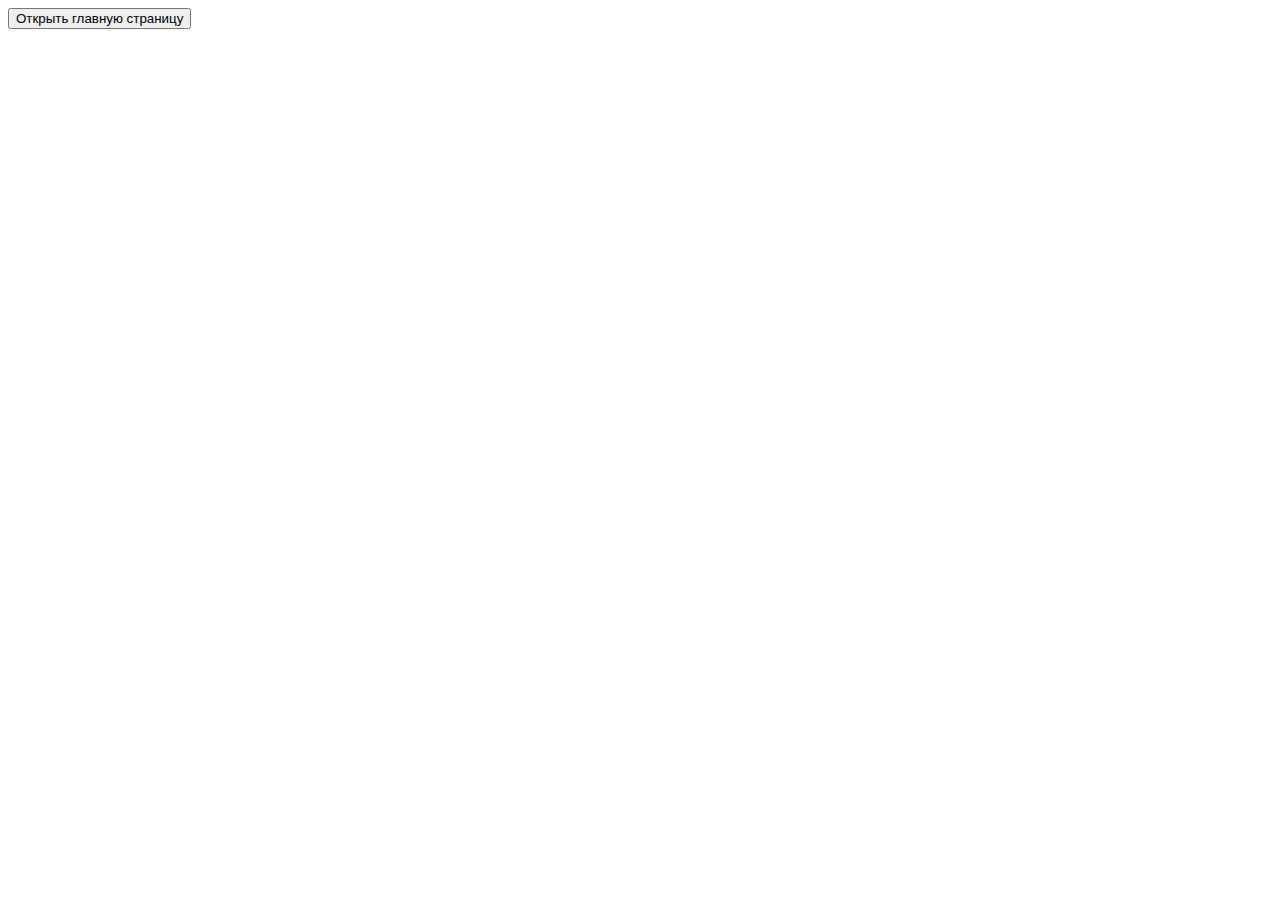
<file: JS_practica/index.html>
<!DOCTYPE html>
<html lang="en">
  <head>
    <meta charset="UTF-8" />
    <meta http-equiv="X-UA-Compatible" content="IE=edge" />
    <meta name="viewport" content="width=device-width, initial-scale=1.0" />
    <title></title>
    <script lang="JavaScript">
      function openWindow(){
          msgWindow= open("index.html")
      }
    </script>
  </head>
  <body>
    <form>
      <input
        type="button"
        value="Открыть главную страницу"
        onclick="openWindow()"
        action=""
      />
    </form>
  </body>
</html>
</file>
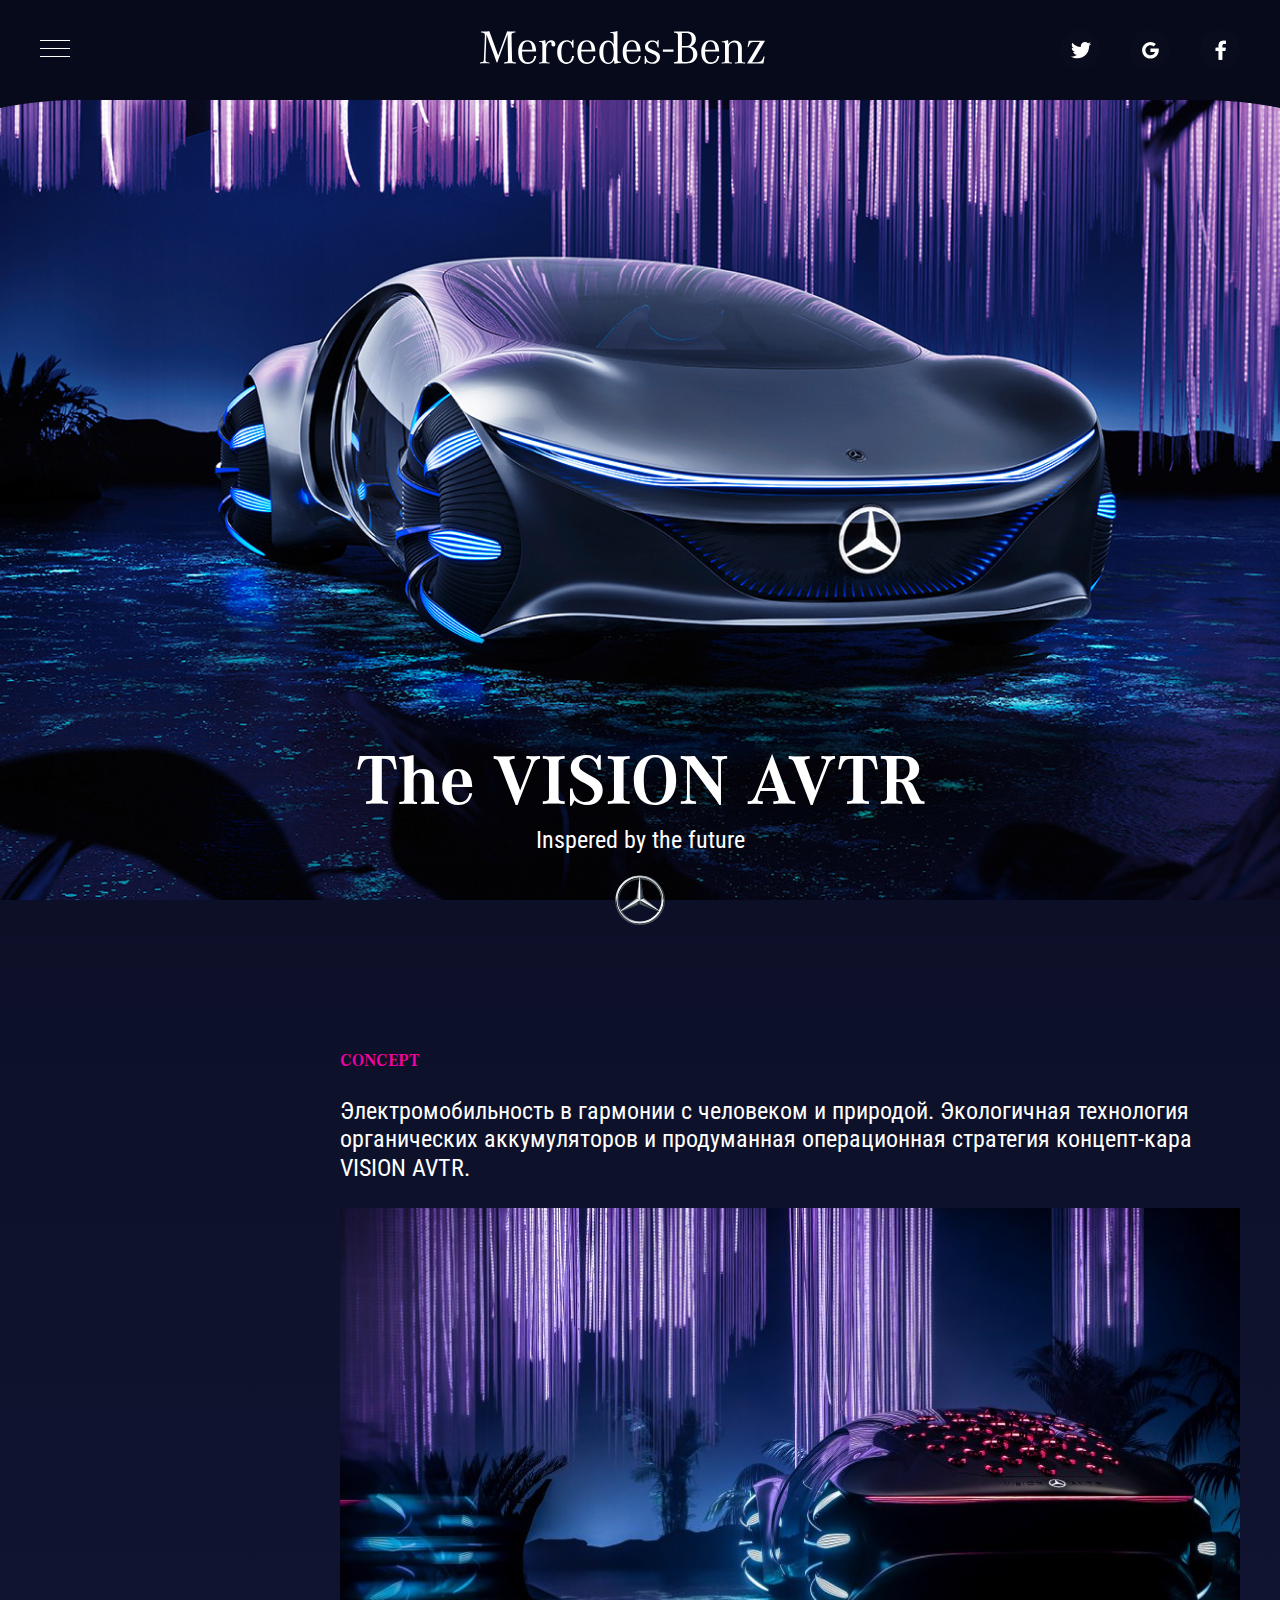
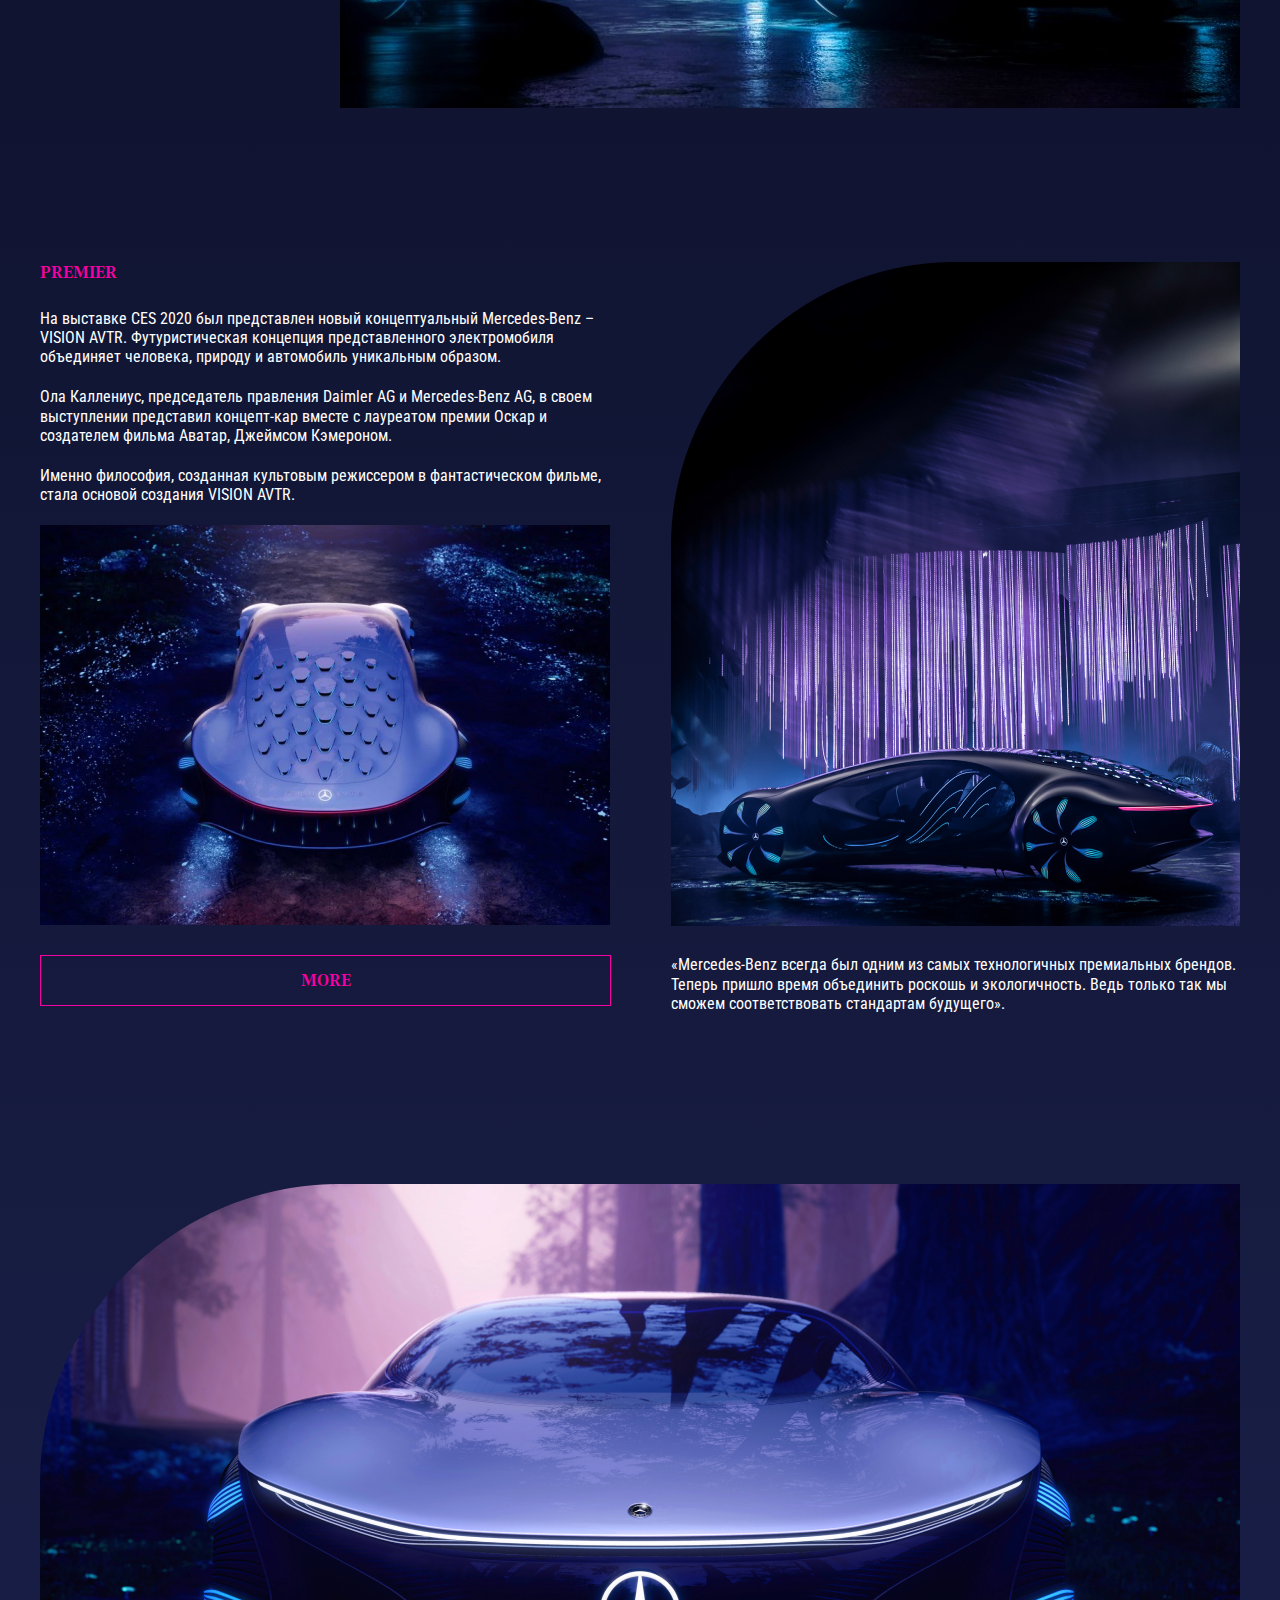
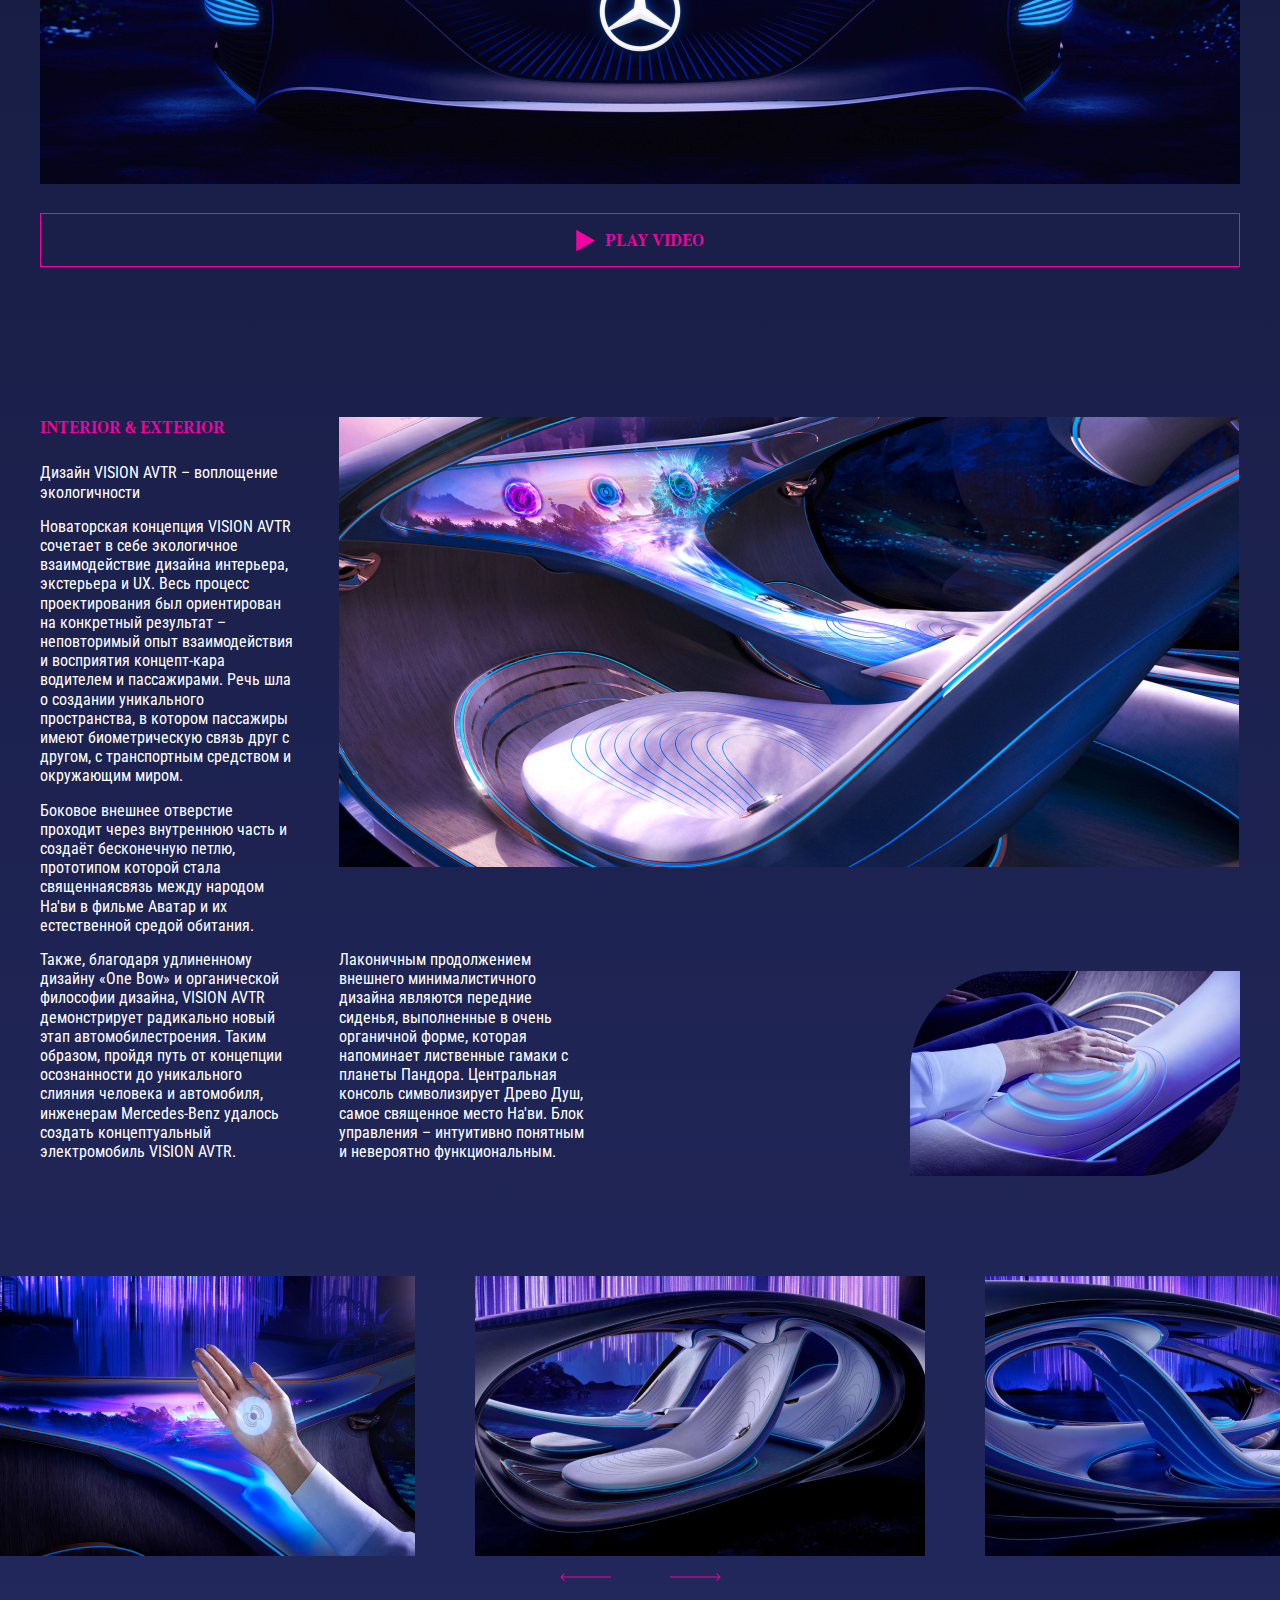
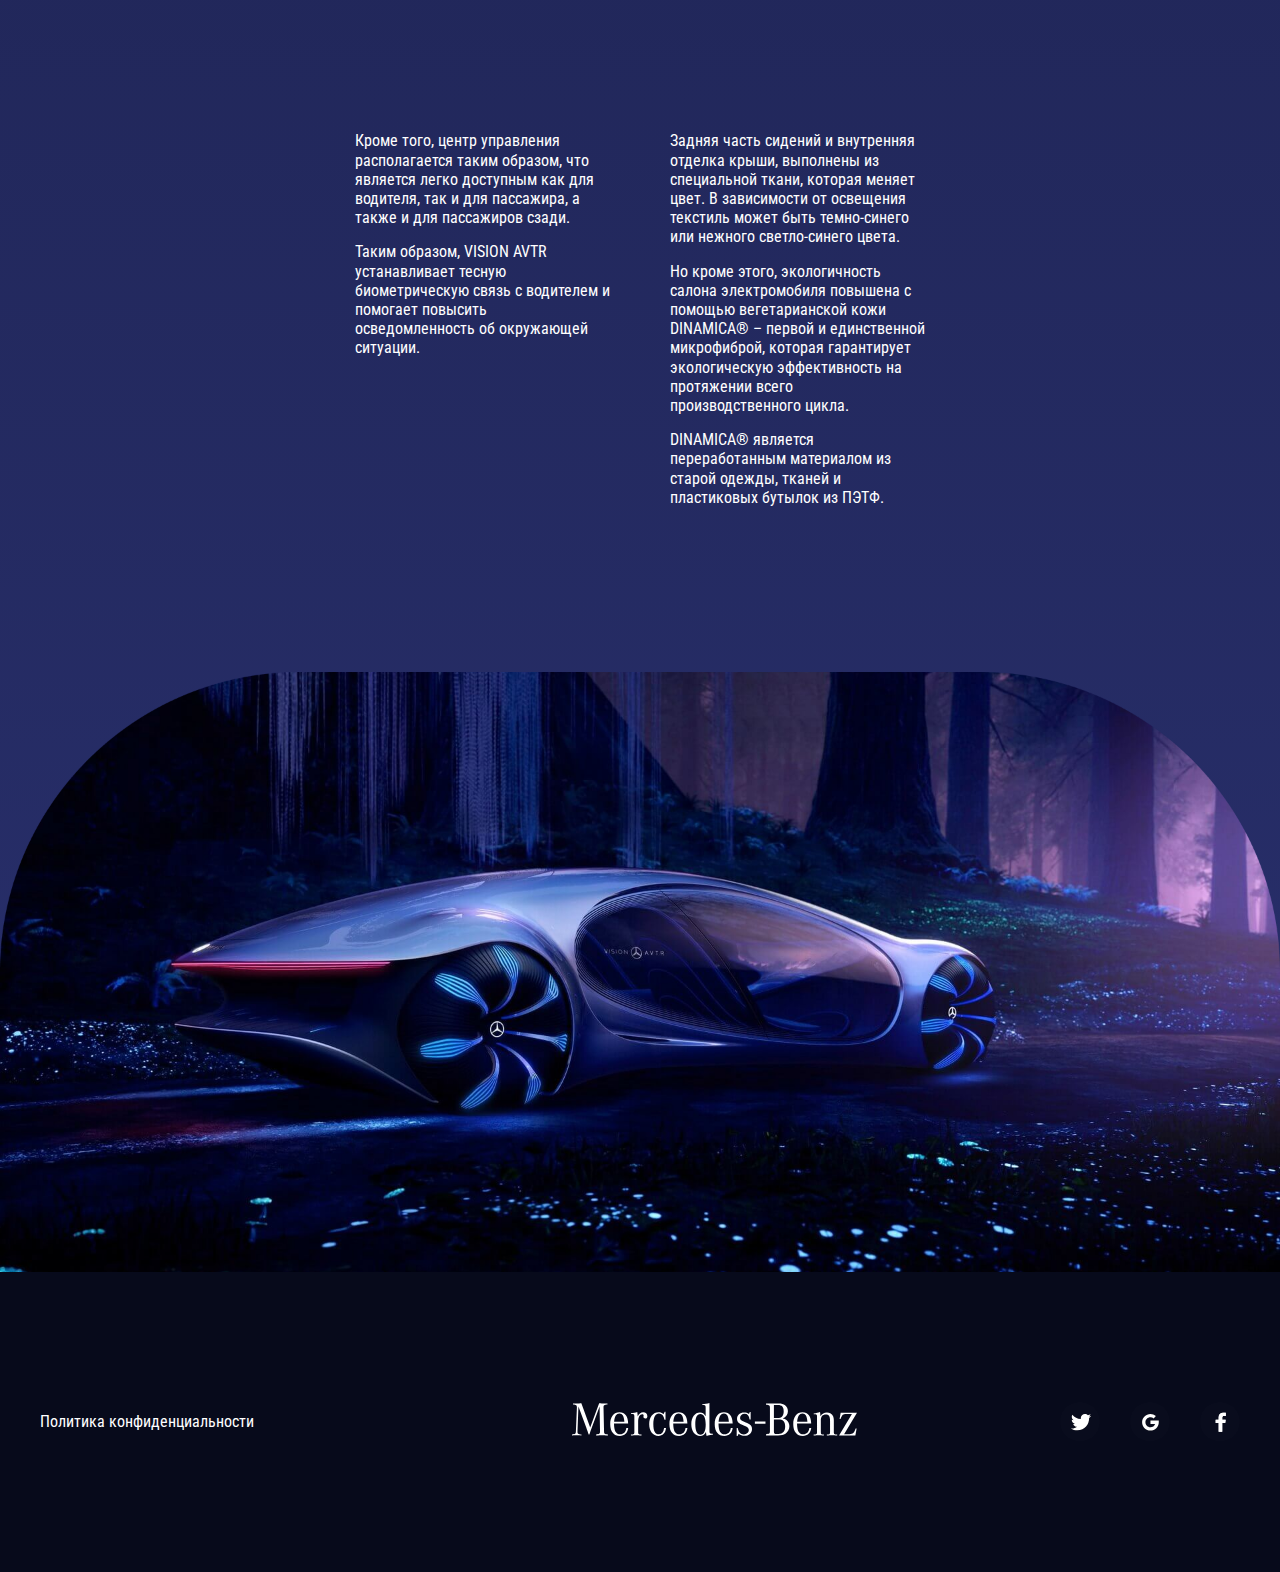
<file: Mersedes/index.html>
<!DOCTYPE html>
<html lang="ru">
  <head>
    <meta charset="UTF-8" />
    <meta name="viewport" content="width=device-width, initial-scale=1.0" />
    <meta http-equiv="X-UA-Compatible" content="ie=edge" />
    <title>Document</title>
    <link rel="preconnect" href="https://fonts.googleapis.com" />
    <link rel="preconnect" href="https://fonts.gstatic.com" crossorigin />
    <link
      href="https://fonts.googleapis.com/css2?family=Roboto+Condensed:wght@400;700&display=swap"
      rel="stylesheet"
    />
    <link rel="stylesheet" href="css/reset.css" />
    <link rel="stylesheet" href="css/slick.css" />
    <link rel="stylesheet" href="css/jquery.fancybox.css" />
    <link rel="stylesheet" href="css/style.css" />
  </head>
  <body>
    <header class="header">
      <div class="container">
        <div class="header__top">
          <button class="header__nav">
            <img
              class="header__nav-img"
              src="images/menu.svg"
              alt="menu button"
            />
          </button>
          <a class="header__logo">
            <img class="header__logo-img" src="images/logo.svg" alt="logo" />
          </a>
          <ul class="list">
            <li class="list__item">
              <a href="#" class="list__link">
                <img src="images/Twitter.svg" alt="" class="list__link-img" />
              </a>
            </li>
            <li class="list__item">
              <a href="#" class="list__link">
                <img src="images/Google.svg" alt="" class="list__link-img" />
              </a>
            </li>
            <li class="list__item">
              <a href="#" class="list__link">
                <img src="images/Facebook.svg" alt="" class="list__link-img" />
              </a>
            </li>
          </ul>
        </div>
      </div>
      <div class="header__content">
        <h1 class="title">The VISION AVTR</h1>
        <p class="title-descr">Inspered by the future</p>
      </div>
    </header>

    <section class="concept">
      <div class="container">
        <div class="concept__inner">
          <h3 class="concept__title section__title">CONCEPT</h3>
          <p class="concept__text">
            Электромобильность в гармонии с человеком и природой. Экологичная
            технология органических аккумуляторов и продуманная операционная
            стратегия концепт-кара VISION AVTR.
          </p>
          <img src="images/concept-img.jpg" alt="" class="concept__img" />
        </div>
      </div>
    </section>

    <section class="premier">
      <div class="container">
        <div class="premier__inner">
          <div class="premier__column">
            <h3 class="section__title">PREMIER</h3>
            <p class="premier__text">
              На выставке CES 2020 был представлен новый концептуальный
              Mercedes-Benz – VISION AVTR. Футуристическая концепция
              представленного электромобиля объединяет человека, природу и
              автомобиль уникальным образом.
            </p>
            <p class="premier__text">
              Ола Каллениус, председатель правления Daimler AG и Mercedes-Benz
              AG, в своем выступлении представил концепт-кар вместе с лауреатом
              премии Оскар и создателем фильма Аватар, Джеймсом Кэмероном.
            </p>
            <p class="premier__text">
              Именно философия, созданная культовым режиссером в фантастическом
              фильме, стала основой создания VISION AVTR.
            </p>
            <img src="images/pr1.jpg" alt="" class="premier__img" />
            <button class="premier__btn">MORE</button>
          </div>
          <div class="premier__column">
            <img src="images/pr2.png" alt="" class="premier__img" />
            <p class="premier__text">
              «Mercedes-Benz всегда был одним из самых технологичных премиальных
              брендов. Теперь пришло время объединить роскошь и экологичность.
              Ведь только так мы сможем соответствовать стандартам будущего».
            </p>
          </div>
        </div>
      </div>
    </section>

    <div class="video">
      <div class="container">
        <img class="video__img" src="images/video.png" alt="" />
        <button class="video__btn">
          <svg
            width="19"
            height="23"
            viewBox="0 0 19 23"
            fill="none"
            xmlns="http://www.w3.org/2000/svg"
          >
            <path
              d="M19 11.5L0.25 22.3253L0.25 0.674683L19 11.5Z"
              fill="#F402A2"
            />
          </svg>
          <span>play video</span>
        </button>
      </div>
    </div>
    <section class="design">
      <div class="container">
        <div class="desidn__interior">
          <div class="design__cell-one">
            <h3 class="section__title">INTERIOR & EXTERIOR</h3>
            <p class="design__cell-text">
              Дизайн VISION AVTR – воплощение экологичности
            </p>
            <p class="design__cell-text">
              Новаторская концепция VISION AVTR сочетает в себе экологичное
              взаимодействие дизайна интерьера, экстерьера и UX. Весь процесс
              проектирования был ориентирован на конкретный результат –
              неповторимый опыт взаимодействия и восприятия концепт-кара
              водителем и пассажирами. Речь шла о создании уникального
              пространства, в котором пассажиры имеют биометрическую связь друг
              с другом, с транспортным средством и окружающим миром.
            </p>
            <p class="design__cell-text">
              Боковое внешнее отверстие проходит через внутреннюю часть и
              создаёт бесконечную петлю, прототипом которой стала священная
              ​​связь между народом На'ви в фильме Аватар и их естественной
              средой обитания.
            </p>
            <p class="design__cell-text">
              Также, благодаря удлиненному дизайну «One Bow» и органической
              философии дизайна, VISION AVTR демонстрирует радикально новый этап
              автомобилестроения. Таким образом, пройдя путь от концепции
              осознанности до уникального слияния человека и автомобиля,
              инженерам Mercedes-Benz удалось создать концептуальный
              электромобиль VISION AVTR.
            </p>
          </div>
          <img class="desidn__interior-img" src="images/int-1.jpg" alt="" />
          <div class="design__cell-two">
            <p class="design__cell-text">
              Лаконичным продолжением внешнего минималистичного дизайна являются
              передние сиденья, выполненные в очень органичной форме, которая
              напоминает лиственные гамаки с планеты Пандора. Центральная
              консоль символизирует Древо Душ, самое священное место На'ви. Блок
              управления – интуитивно понятным и невероятно функциональным.
            </p>
          </div>
          <div class="design__cell-four">
            <img class="desidn__interior-img" src="images/int-2.png" alt="" />
          </div>
        </div>
      </div>
      <div class="design__slider">
        <img class="design__slider-item" src="images/slider1.jpg" alt="" />
        <img class="design__slider-item" src="images/slider2.jpg" alt="" />
        <img class="design__slider-item" src="images/slider3.jpg" alt="" />
        <img class="design__slider-item" src="images/slider4.jpg" alt="" />
        <img class="design__slider-item" src="images/slider1.jpg" alt="" />
        <img class="design__slider-item" src="images/slider2.jpg" alt="" />
        <img class="design__slider-item" src="images/slider3.jpg" alt="" />
        <img class="design__slider-item" src="images/slider4.jpg" alt="" />
      </div>
      <div class="design__box">
        <div class="design__box-column">
          <p class="design__box-text">
            Кроме того, центр управления располагается таким образом, что
            является легко доступным как для водителя, так и для пассажира, а
            также и для пассажиров сзади.
          </p>
          <p class="design__box-text">
            Таким образом, VISION AVTR устанавливает тесную биометрическую связь
            с водителем и помогает повысить осведомленность об окружающей
            ситуации.
          </p>
        </div>
        <div class="design__box-column">
          <p class="design__box-text">
            Задняя часть сидений и внутренняя отделка крыши, выполнены из
            специальной ткани, которая меняет цвет. В зависимости от освещения
            текстиль может быть темно-синего или нежного светло-синего цвета.
          </p>
          <p class="design__box-text">
            Но кроме этого, экологичность салона электромобиля повышена с
            помощью вегетарианской кожи DINAMICA® – первой и единственной
            микрофиброй, которая гарантирует экологическую эффективность на
            протяжении всего производственного цикла.
          </p>
          <p class="design__box-text">
            DINAMICA® является переработанным материалом из старой одежды,
            тканей и пластиковых бутылок из ПЭТФ.
          </p>
        </div>
      </div>
      <img class="design__img" src="images/final.png" alt="" />
    </section>
    <footer class="footer">
      <div class="container">
        <div class="footer__inner">
          <a href="" class="footer__link" href="#"
            >Политика конфиденциальности</a
          >
          <a class="header__logo">
            <img class="header__logo-img" src="images/logo.svg" alt="logo" />
          </a>
          <ul class="list">
            <li class="list__item">
              <a href="#" class="list__link">
                <img src="images/Twitter.svg" alt="" class="list__link-img" />
              </a>
            </li>
            <li class="list__item">
              <a href="#" class="list__link">
                <img src="images/Google.svg" alt="" class="list__link-img" />
              </a>
            </li>
            <li class="list__item">
              <a href="#" class="list__link">
                <img src="images/Facebook.svg" alt="" class="list__link-img" />
              </a>
            </li>
          </ul>
        </div>
      </div>
    </footer>
    <script src="https://ajax.googleapis.com/ajax/libs/jquery/3.4.1/jquery.min.js"></script>
    <script src="js/slick.min.js"></script>
    <script src="js/jquery.fancybox.min.js"></script>
    <script src="js/main.js"></script>
  </body>
</html>
</file>
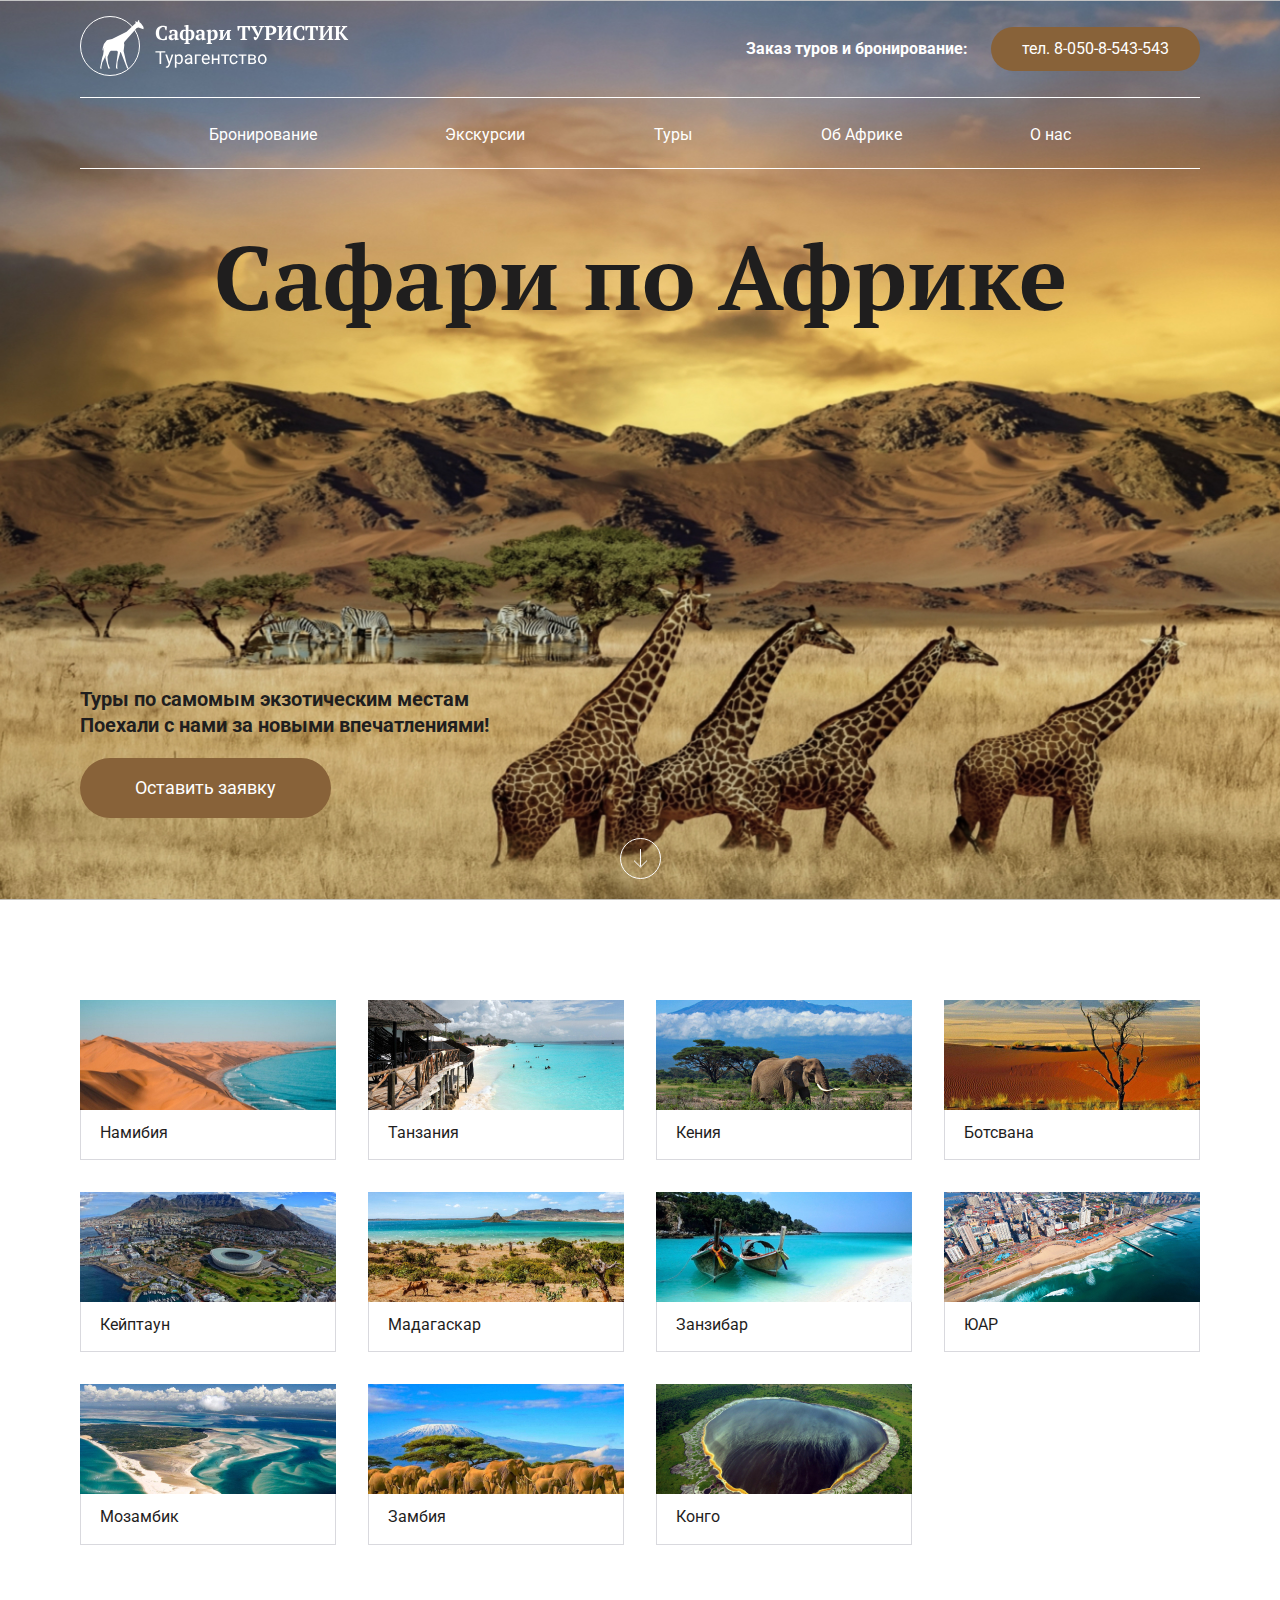
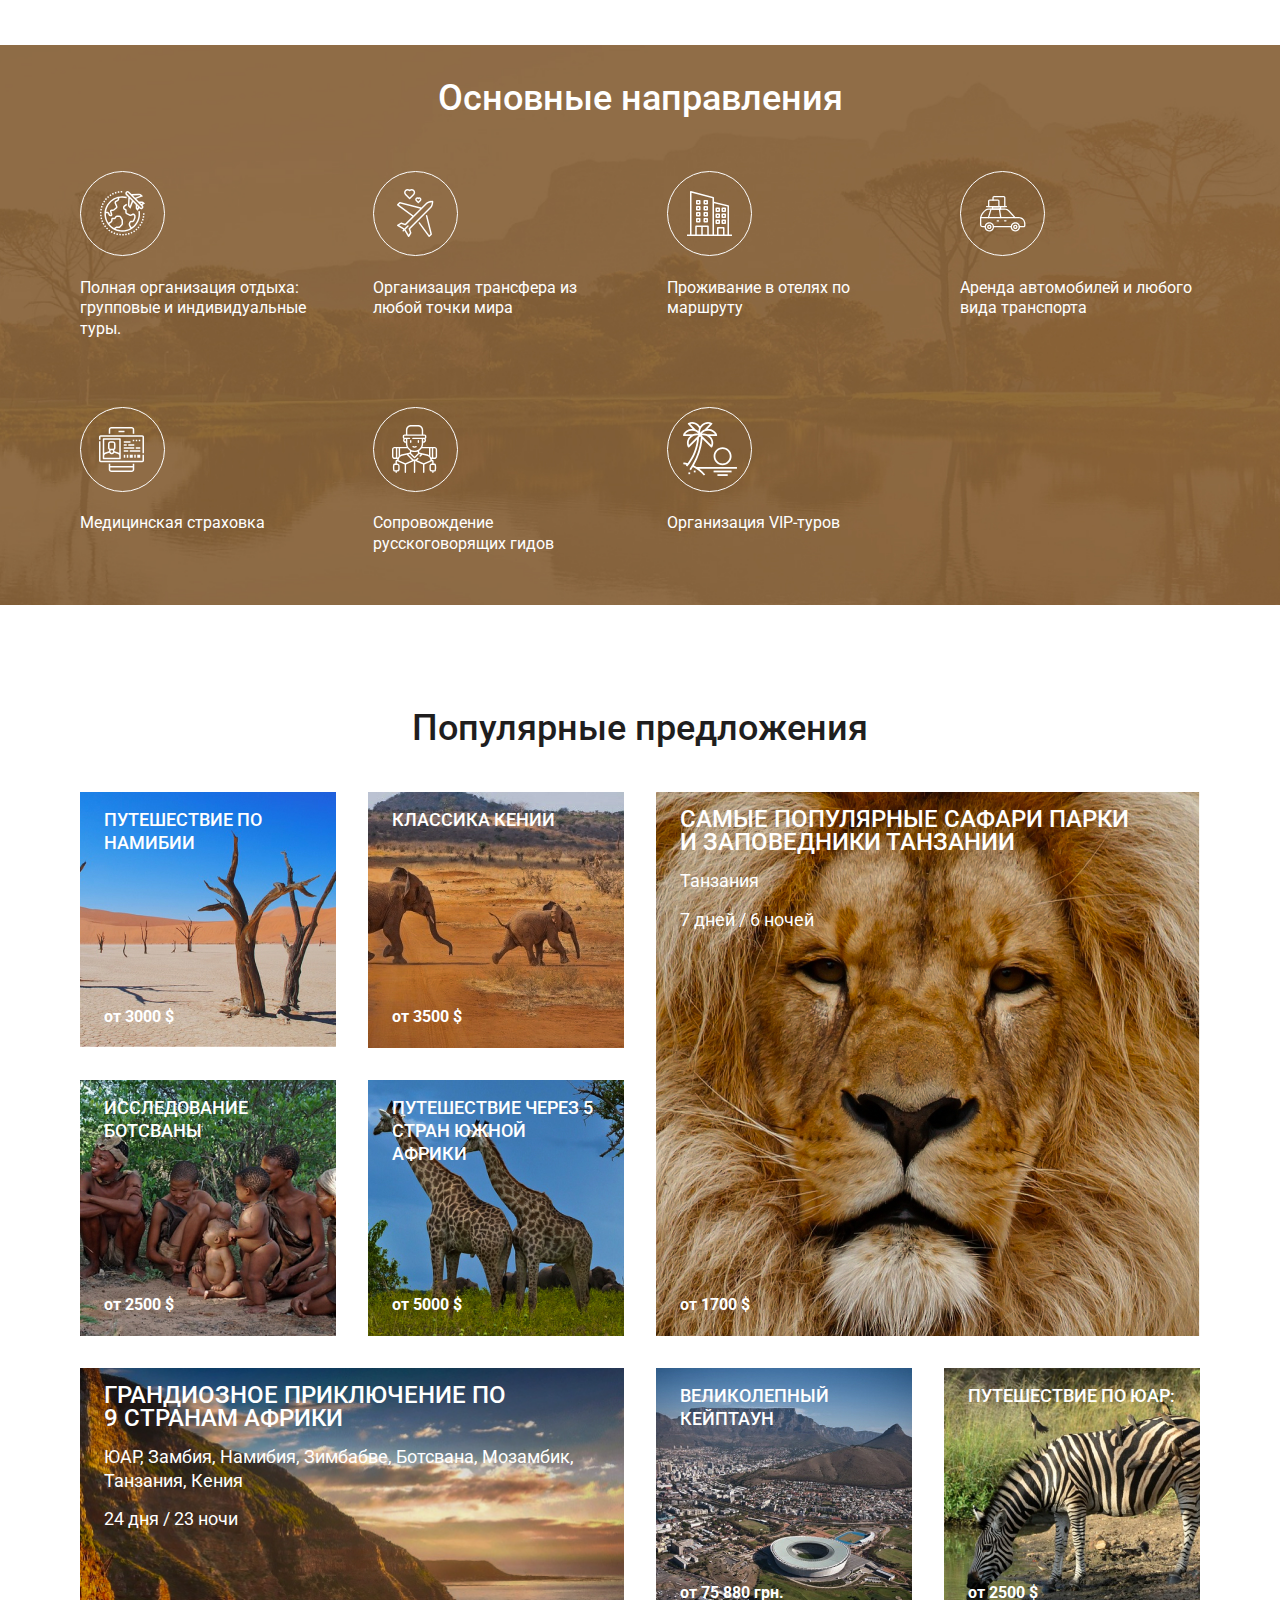
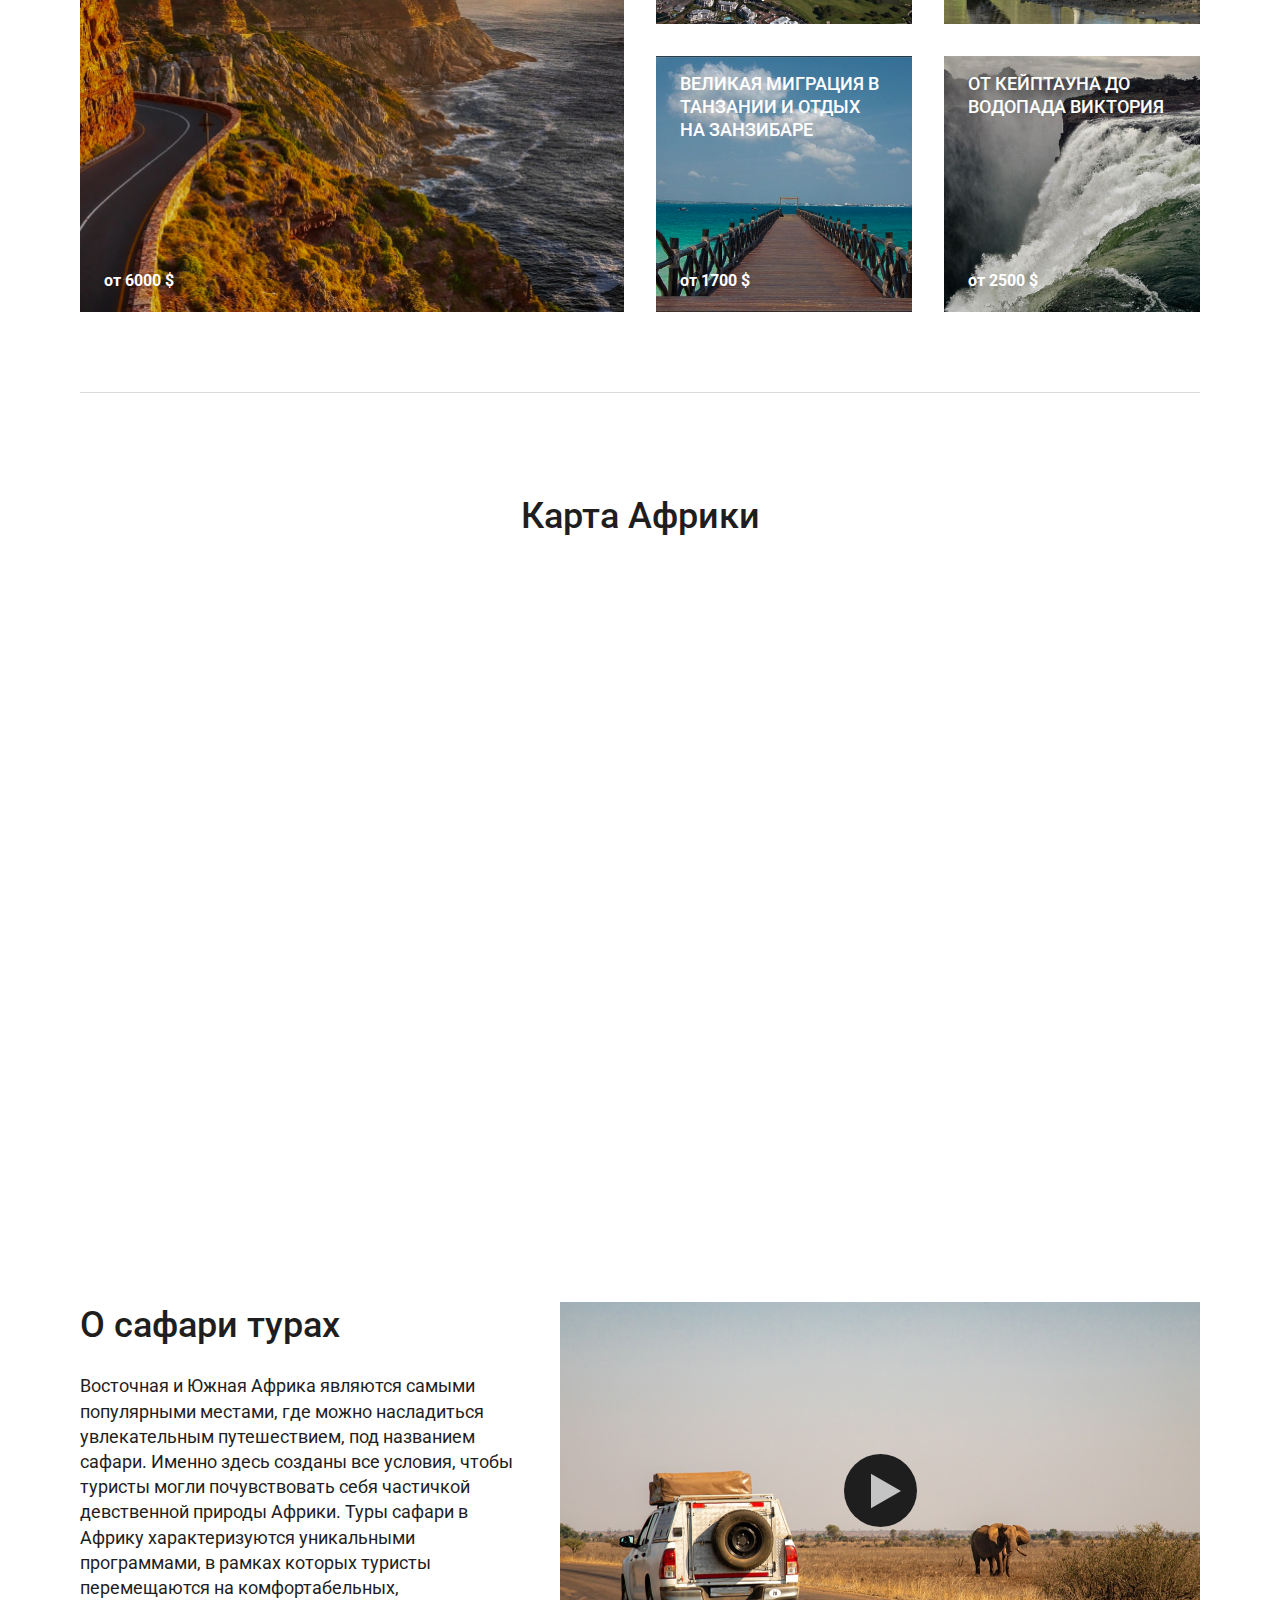
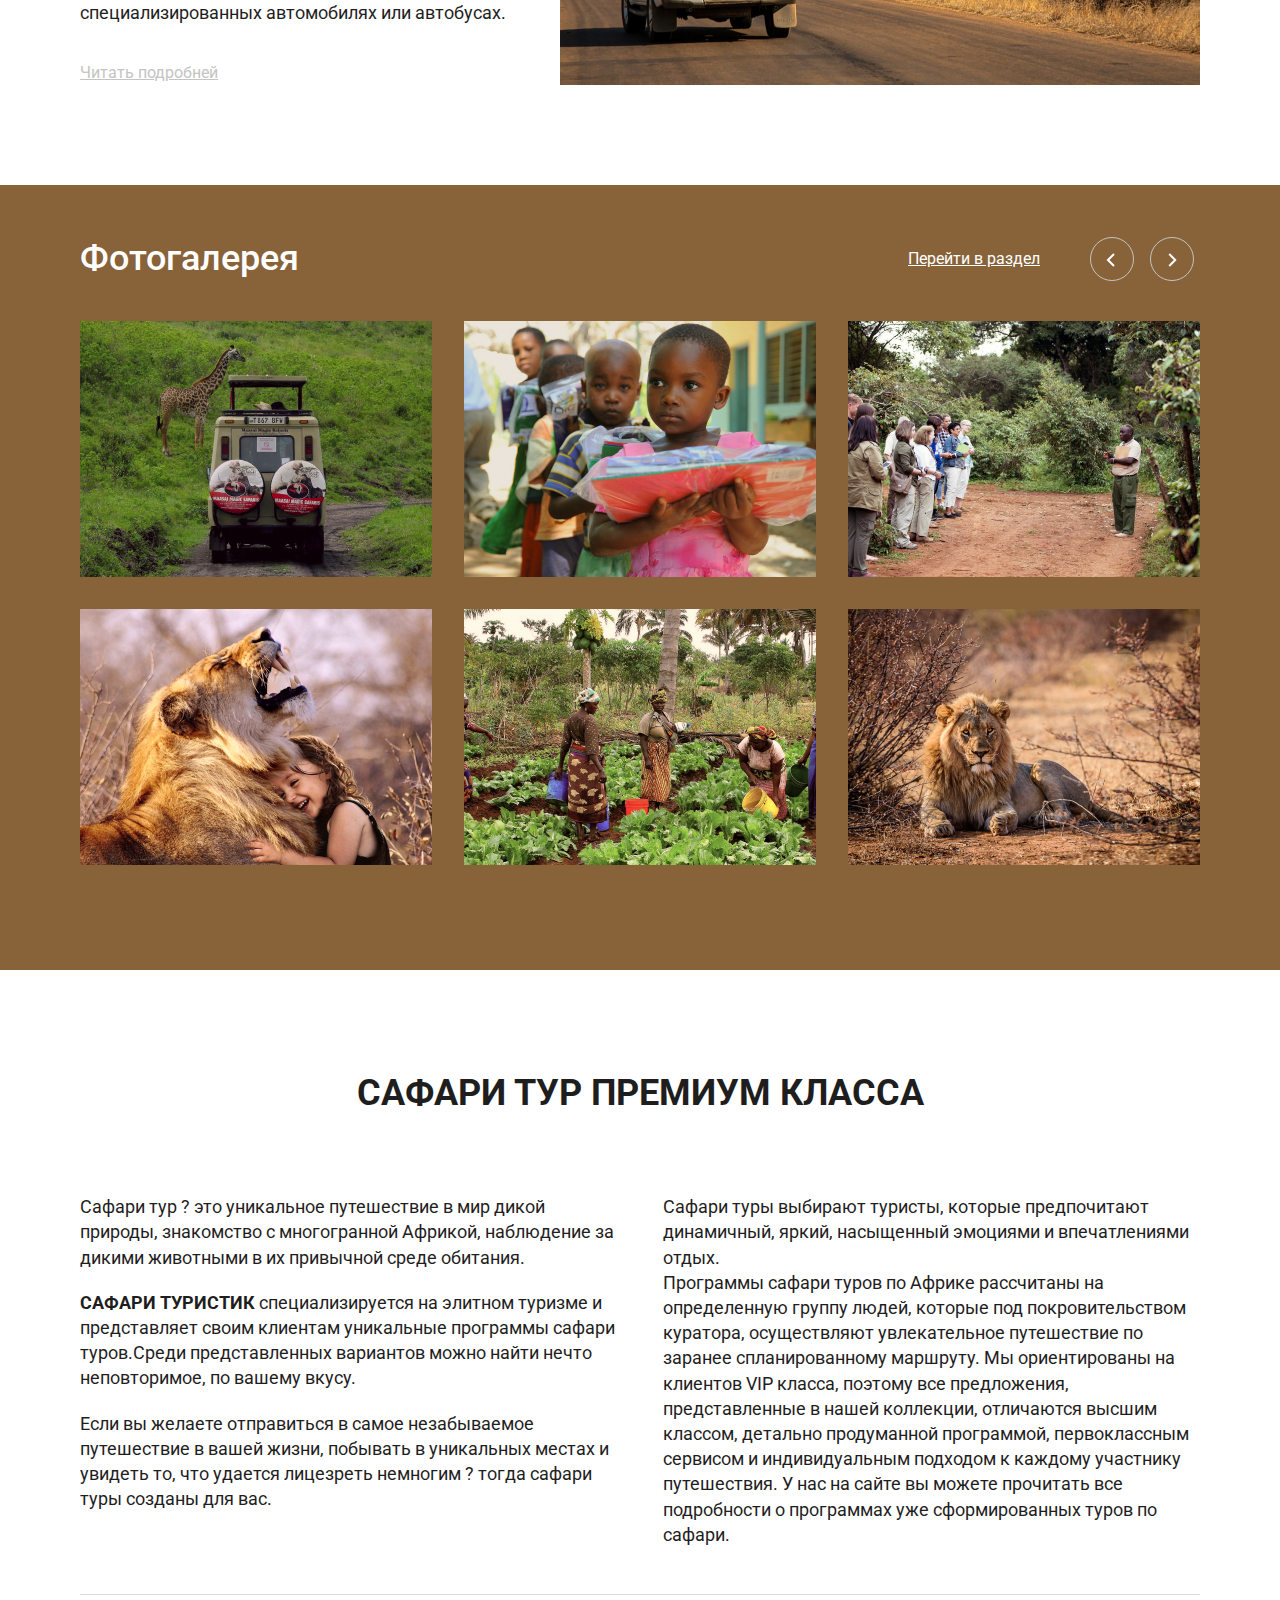
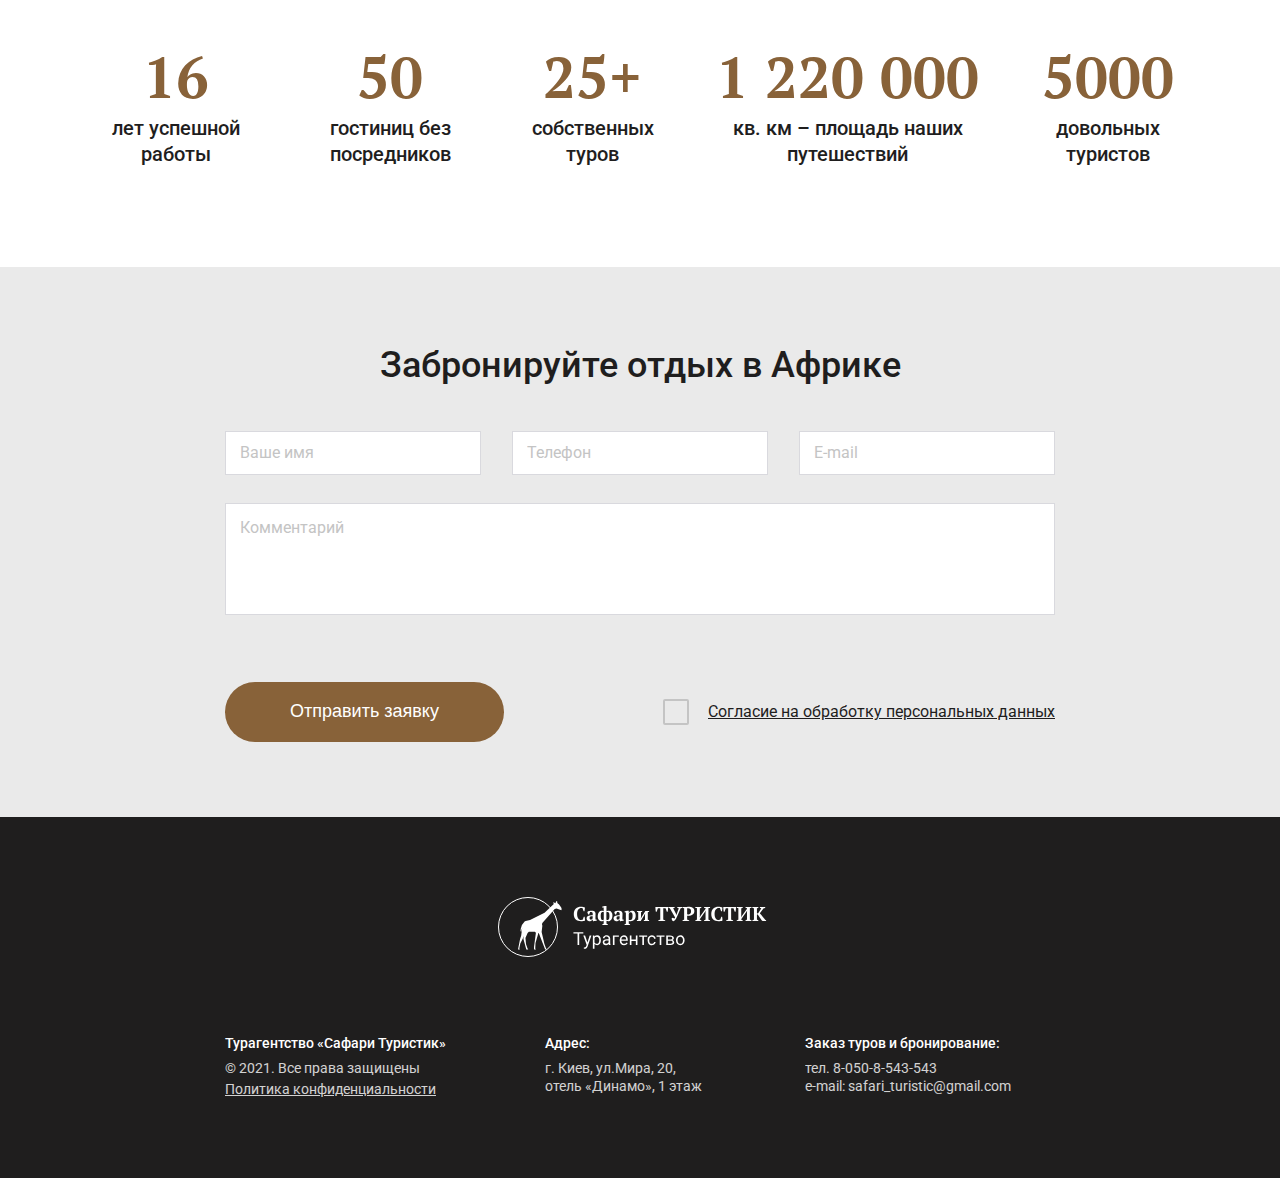
<file: safari/index.html>
<!DOCTYPE html>
<html lang="ru">
  <head>
    <meta charset="UTF-8" />
    <meta name="viewport" content="width=device-width, initial-scale=1.0" />
    <meta http-equiv="X-UA-Compatible" content="ie=edge" />
    <title>Сафари по Африке</title>
    <link
      href="https://fonts.googleapis.com/css2?family=PT+Serif:wght@700&family=Roboto:wght@400;500;700&display=swap"
      rel="stylesheet"
    />
    <link rel="stylesheet" href="css/reset.css" />
    <link rel="stylesheet" href="css/slick.css" />
    <link rel="stylesheet" href="css/magnific-popup.css" />
    <link rel="preconnect" href="https://fonts.googleapis.com" />
    <link rel="preconnect" href="https://fonts.gstatic.com" crossorigin />
    <link rel="stylesheet" href="css/style.css" />
  </head>
  <body>
    <header class="header">
      <div class="container">
        <div class="header__inner">
          <div class="header__top">
            <a class="logo" href="#">
              <img class="logo__img" src="images/logo.svg" alt="" />
            </a>
            <div class="header__phone">
              Заказ туров и бронирование:
              <a class="header__phone-number" href="tel:80508543543"
                >тел. 8-050-8-543-543</a
              >
            </div>
            <nav class="menu">
              <ul class="menu__list">
                <li class="menu__item">
                  <a class="menu__link" href="#">Бронирование</a>
                </li>
                <li class="menu__item">
                  <a class="menu__link" href="#">Экскурсии</a>
                </li>
                <li class="menu__item">
                  <a class="menu__link" href="#">Туры </a>
                </li>
                <li class="menu__item">
                  <a class="menu__link" href="#">Об Африке</a>
                </li>
                <li class="menu__item">
                  <a class="menu__link" href="#">О нас</a>
                </li>
              </ul>
            </nav>
          </div>

          <h1 class="header__title">Сафари по Африке</h1>
          <div class="header__content">
            <p class="header__descr">
              Туры по самомым экзотическим местам Поехали с нами за новыми
              впечатлениями!
            </p>
            <a class="header__btn" href="#">Оставить заявку</a>
            <div class="header__arrow">
              <a class="header__arrow-link" href="#">
                <img class="header__arrow-img" src="images/arrow.svg" alt="" />
              </a>
            </div>
          </div>
        </div>
      </div>
    </header>
    <div class="direction">
      <div class="container">
        <div class="direction__inner">
          <div class="direction__item">
            <img class="direction__img" src="images/pic1.jpg" alt="" />
            <p class="direction__text">Намибия</p>
          </div>
          <div class="direction__item">
            <img class="direction__img" src="images/pic2.jpg" alt="" />
            <p class="direction__text">Танзания</p>
          </div>
          <div class="direction__item">
            <img class="direction__img" src="images/pic3.jpg" alt="" />
            <p class="direction__text">Кения</p>
          </div>
          <div class="direction__item">
            <img class="direction__img" src="images/pic4.jpg" alt="" />
            <p class="direction__text">Ботсвана</p>
          </div>
          <div class="direction__item">
            <img class="direction__img" src="images/pic5.jpg" alt="" />
            <p class="direction__text">Кейптаун</p>
          </div>
          <div class="direction__item">
            <img class="direction__img" src="images/pic6.jpg" alt="" />
            <p class="direction__text">Мадагаскар</p>
          </div>
          <div class="direction__item">
            <img class="direction__img" src="images/pic7.jpg" alt="" />
            <p class="direction__text">Занзибар</p>
          </div>
          <div class="direction__item">
            <img class="direction__img" src="images/pic8.jpg" alt="" />
            <p class="direction__text">ЮАР</p>
          </div>
          <div class="direction__item">
            <img class="direction__img" src="images/pic9.jpg" alt="" />
            <p class="direction__text">Мозамбик</p>
          </div>
          <div class="direction__item">
            <img class="direction__img" src="images/pic10.jpg" alt="" />
            <p class="direction__text">Замбия</p>
          </div>
          <div class="direction__item">
            <img class="direction__img" src="images/pic11.jpg" alt="" />
            <p class="direction__text">Конго</p>
          </div>
        </div>
      </div>
    </div>
    <section class="travel-info">
      <div class="container">
        <h2 class="travel-info__title title">Основные направления</h2>
        <div class="travel-info__items">
          <div class="travel-info__item">
            <img class="travel-info__img" src="images/1.svg" alt="" />
            <p class="travel-info__text">
              Полная организация отдыха: групповые и индивидуальные туры.
            </p>
          </div>
          <div class="travel-info__item">
            <img class="travel-info__img" src="images/2.svg" alt="" />
            <p class="travel-info__text">
              Организация трансфера из любой точки мира
            </p>
          </div>
          <div class="travel-info__item">
            <img class="travel-info__img" src="images/3.svg" alt="" />
            <p class="travel-info__text">Проживание в отелях по маршруту</p>
          </div>
          <div class="travel-info__item">
            <img class="travel-info__img" src="images/4.svg" alt="" />
            <p class="travel-info__text">
              Аренда автомобилей и любого вида транспорта
            </p>
          </div>
          <div class="travel-info__item">
            <img class="travel-info__img" src="images/5.svg" alt="" />
            <p class="travel-info__text">Медицинская страховка</p>
          </div>
          <div class="travel-info__item">
            <img class="travel-info__img" src="images/6.svg" alt="" />
            <p class="travel-info__text">Сопровождение русскоговорящих гидов</p>
          </div>
          <div class="travel-info__item">
            <img class="travel-info__img" src="images/7.svg" alt="" />
            <p class="travel-info__text">Организация VIP-туров</p>
          </div>
        </div>
      </div>
    </section>
    <section class="popular">
      <div class="container">
        <h2 class="popular__title title">Популярные предложения</h2>
        <div class="popular__items">
          <a
            class="popular__link"
            href="#"
            style="background-image: url(images/popular1.jpg)"
            ><h4 class="popular__link-title">ПУТЕШЕСТВИЕ ПО НАМИБИИ</h4>
            <p class="popular__text">от 3000 $</p></a
          >
          <a
            class="popular__link"
            href="#"
            style="background-image: url(images/popular2.jpg)"
            ><h4 class="popular__link-title">КЛАССИКА КЕНИИ</h4>
            <p class="popular__text">от 3500 $</p></a
          >
          <a
            class="popular__link"
            href="#"
            style="background-image: url(images/popular3.jpg)"
            ><h4 class="popular__link-title popular__link-title--big">
              САМЫЕ ПОПУЛЯРНЫЕ САФАРИ ПАРКИ И ЗАПОВЕДНИКИ ТАНЗАНИИ
            </h4>
            <p class="popular__country">Танзания</p>
            <p class="popular__time">7 дней / 6 ночей</p>
            <p class="popular__text">от 1700 $</p></a
          >
          <a
            class="popular__link"
            href="#"
            style="background-image: url(images/popular4.jpg)"
            ><h4 class="popular__link-title">ИССЛЕДОВАНИЕ БОТСВАНЫ</h4>
            <p class="popular__text">от 2500 $</p></a
          >
          <a
            class="popular__link"
            href="#"
            style="background-image: url(images/popular5.jpg)"
            ><h4 class="popular__link-title">
              ПУТЕШЕСТВИЕ ЧЕРЕЗ 5 СТРАН ЮЖНОЙ АФРИКИ
            </h4>
            <p class="popular__text">от 5000 $</p></a
          >
          <a
            class="popular__link"
            href="#"
            style="background-image: url(images/popular6.jpg)"
            ><h4 class="popular__link-title popular__link-title--big">
              ГРАНДИОЗНОЕ ПРИКЛЮЧЕНИЕ ПО<br />
              9 СТРАНАМ АФРИКИ
            </h4>
            <p class="popular__country">
              ЮАР, Замбия, Намибия, Зимбабве, Ботсвана, Мозамбик, Танзания,
              Кения
            </p>
            <p class="popular__time">24 дня / 23 ночи</p>
            <p class="popular__text">от 6000 $</p></a
          >
          <a
            class="popular__link"
            href="#"
            style="background-image: url(images/popular7.jpg)"
            ><h4 class="popular__link-title">ВЕЛИКОЛЕПНЫЙ КЕЙПТАУН</h4>
            <p class="popular__text">от 75 880 грн.</p></a
          >
          <a
            class="popular__link"
            href="#"
            style="background-image: url(images/8.jpg)"
            ><h4 class="popular__link-title">ПУТЕШЕСТВИЕ ПО ЮАР:</h4>
            <p class="popular__text">от 2500 $</p></a
          >
          <a
            class="popular__link"
            href="#"
            style="background-image: url(images/popular9.jpg)"
            ><h4 class="popular__link-title">
              ВЕЛИКАЯ МИГРАЦИЯ В ТАНЗАНИИ И ОТДЫХ НА ЗАНЗИБАРЕ
            </h4>
            <p class="popular__text">от 1700 $</p></a
          >
          <a
            class="popular__link"
            href="#"
            style="background-image: url(images/popular10.jpg)"
            ><h4 class="popular__link-title">
              ОТ КЕЙПТАУНА ДО ВОДОПАДА ВИКТОРИЯ
            </h4>
            <p class="popular__text">от 2500 $</p></a
          >
        </div>
      </div>
    </section>
    <section class="map">
      <div class="container">
        <h2 class="map__title title">Карта Африки</h2>
        <iframe
          class="map__iframe"
          src="https://www.google.com/maps/embed?pb=!1m14!1m12!1m3!1d55612475.46510683!2d7.454458308897819!3d9.552592594469804!2m3!1f0!2f0!3f0!3m2!1i1024!2i768!4f13.1!5e1!3m2!1sru!2suk!4v1655019405227!5m2!1sru!2suk"
          width="1120"
          height="610"
          style="border: 0"
          allowfullscreen=""
          loading="lazy"
          referrerpolicy="no-referrer-when-downgrade"
        ></iframe>
      </div>
    </section>
    <section class="about">
      <div class="container">
        <div class="about__inner">
          <div class="about__content">
            <h2 class="about__title title">О сафари турах</h2>
            <p class="about__text">
              Восточная и Южная Африка являются самыми популярными местами, где
              можно насладиться увлекательным путешествием, под названием
              сафари. Именно здесь созданы все условия, чтобы туристы могли
              почувствовать себя частичкой девственной природы Африки. Туры
              сафари в Африку характеризуются уникальными программами, в рамках
              которых туристы перемещаются на комфортабельных,
              специализированных автомобилях или автобусах.
            </p>
            <a class="about__link" href="#">Читать подробней</a>
          </div>
          <div class="about__popup">
            <a
              class="popup__link"
              href="https://www.youtube.com/watch?v=h24OJyvD7YU"
            >
              <img class="about__link-img" src="images/icon_pop.svg" alt="" />
            </a>
          </div>
        </div>
      </div>
    </section>

    <section class="gallery">
      <div class="container">
        <div class="gallery__top">
          <h2 class="gallery__title title">Фотогалерея</h2>
          <a class="gallery__link" href="#">Перейти в раздел</a>
        </div>
        <div class="gallery__slider">
          <div class="gallery__item">
            <div class="gallery__item-inner">
              <a class="gallery__item-link" href="images/gallery-1.jpg"
                ><img
                  class="gallery__item-img"
                  src="images/gallery-1.jpg"
                  alt="" /></a
              ><a class="gallery__item-link" href="images/gallery-2.jpg"
                ><img
                  class="gallery__item-img"
                  src="images/gallery-2.jpg"
                  alt="" /></a
              ><a class="gallery__item-link" href="images/gallery-3.jpg"
                ><img
                  class="gallery__item-img"
                  src="images/gallery-3.jpg"
                  alt="" /></a
              ><a class="gallery__item-link" href="images/gallery-4.jpg"
                ><img
                  class="gallery__item-img"
                  src="images/gallery-4.jpg"
                  alt="" /></a
              ><a class="gallery__item-link" href="images/gallery-5.jpg"
                ><img
                  class="gallery__item-img"
                  src="images/gallery-5.jpg"
                  alt="" /></a
              ><a class="gallery__item-link" href="images/gallery-6.jpg"
                ><img
                  class="gallery__item-img"
                  src="images/gallery-6.jpg"
                  alt=""
              /></a>
            </div>
          </div>
          <div class="gallery__item">
            <div class="gallery__item-inner">
              <a class="gallery__item-link" href="images/gallery-1.jpg"
                ><img
                  class="gallery__item-img"
                  src="images/gallery-1.jpg"
                  alt="" /></a
              ><a class="gallery__item-link" href="images/gallery-2.jpg"
                ><img
                  class="gallery__item-img"
                  src="images/gallery-2.jpg"
                  alt="" /></a
              ><a class="gallery__item-link" href="images/gallery-3.jpg"
                ><img
                  class="gallery__item-img"
                  src="images/gallery-3.jpg"
                  alt="" /></a
              ><a class="gallery__item-link" href="images/gallery-4.jpg"
                ><img
                  class="gallery__item-img"
                  src="images/gallery-4.jpg"
                  alt="" /></a
              ><a class="gallery__item-link" href="images/gallery-5.jpg"
                ><img
                  class="gallery__item-img"
                  src="images/gallery-5.jpg"
                  alt="" /></a
              ><a class="gallery__item-link" href="images/gallery-6.jpg"
                ><img
                  class="gallery__item-img"
                  src="images/gallery-6.jpg"
                  alt=""
              /></a>
            </div>
          </div>
        </div>
      </div>
    </section>
    <section class="tour">
      <div class="container">
        <h2 class="tour__title title">Сафари тур премиум класса</h2>
        <div class="tour__inner">
          <div class="tour__box">
            <p class="tour__text">
              Сафари тур ? это уникальное путешествие в мир дикой природы,
              знакомство с многогранной Африкой, наблюдение за дикими животными
              в их привычной среде обитания.
            </p>
            <p class="tour__text">
              <span>САФАРИ ТУРИСТИК</span> специализируется на элитном туризме и
              представляет своим клиентам уникальные программы сафари
              туров.Среди представленных вариантов можно найти нечто
              неповторимое, по вашему вкусу.
            </p>
            <p class="tour__text">
              Если вы желаете отправиться в самое незабываемое путешествие в
              вашей жизни, побывать в уникальных местах и увидеть то, что
              удается лицезреть немногим ? тогда сафари туры созданы для вас.
            </p>
          </div>
          <div class="tour__box">
            <p class="tour__text">
              Сафари туры выбирают туристы, которые предпочитают динамичный,
              яркий, насыщенный эмоциями и впечатлениями отдых.<br />Программы
              сафари туров по Африке рассчитаны на определенную группу людей,
              которые под покровительством куратора, осуществляют увлекательное
              путешествие по заранее спланированному маршруту. Мы ориентированы
              на клиентов VIP класса, поэтому все предложения, представленные в
              нашей коллекции, отличаются высшим классом, детально продуманной
              программой, первоклассным сервисом и индивидуальным подходом к
              каждому участнику путешествия. У нас на сайте вы можете прочитать
              все подробности о программах уже сформированных туров по сафари.
            </p>
          </div>
        </div>
        <div class="tour__items">
          <ul class="tour__list">
            <li class="tour__item">
              <p class="item__num">16</p>
              <p class="item__text">лет успешной работы</p>
            </li>
            <li class="tour__item">
              <p class="item__num">50</p>
              <p class="item__text">гостиниц без посредников</p>
            </li>
            <li class="tour__item">
              <p class="item__num">25+</p>
              <p class="item__text">собственных туров</p>
            </li>
            <li class="tour__item">
              <p class="item__num">1 220 000</p>
              <p class="item__text">кв. км – площадь наших путешествий</p>
            </li>
            <li class="tour__item">
              <p class="item__num">5000</p>
              <p class="item__text">довольных туристов</p>
            </li>
          </ul>
        </div>
      </div>
    </section>
    <section class="booking">
      <div class="container">
        <h2 class="booking__title title">Забронируйте отдых в Африке</h2>
        <form class="booking__form" action="">
          <input class="booking__input" type="text" placeholder="Ваше имя" />
          <input class="booking__input" type="text" placeholder="Телефон" />
          <input class="booking__input" type="text" placeholder="E-mail" />
          <textarea class="booking__area" placeholder="Комментарий"></textarea>
          <button class="booking__btn" class="submit">Отправить заявку</button>
          <label class="booking__label">
            <input class="booking__checkbox" type="checkbox" />
            <span class="booking__checkbox-style"></span>
            Согласие на обработку персональных данных
          </label>
        </form>
      </div>
    </section>

    <footer class="footer">
      <div class="container">
        <div class="footer__logo">
          <a class="logo" href="#">
            <img class="logo__img" src="images/logo.svg" alt="" />
          </a>
        </div>
        <div class="footer__box">
          <div class="footer__info">
            <p class="footer__box-title">Турагентство «Сафари Туристик»</p>
            <p class="footer__box-copy">© 2021. Все права защищены</p>
            <a class="footer__box-link" href="#">Политика конфиденциальности</a>
          </div>
          <div class="footer__adress">
            <p class="footer__box-title">Адрес:</p>
            <p class="footer__box-text">
              г. Киев, ул.Мира, 20,<br />
              отель «Динамо», 1 этаж
            </p>
          </div>
          <div class="footer__contacts">
            <p class="footer__box-title">Заказ туров и бронирование:</p>
            <a class="footer__box-text" href="tel:80508543543"
              >тел. 8-050-8-543-543</a
            >
            <a
              class="footer__box-text-email"
              href="email:safari_turistic@gmail.com"
            >
              e-mail: safari_turistic@gmail.com</a
            >
          </div>
        </div>
      </div>
    </footer>

    <script src="https://ajax.googleapis.com/ajax/libs/jquery/3.4.1/jquery.min.js"></script>
    <script src="js/slick.min.js"></script>
    <script src="js/jquery.magnific-popup.min.js"></script>
    <script src="js/main.js"></script>
  </body>
</html>
</file>
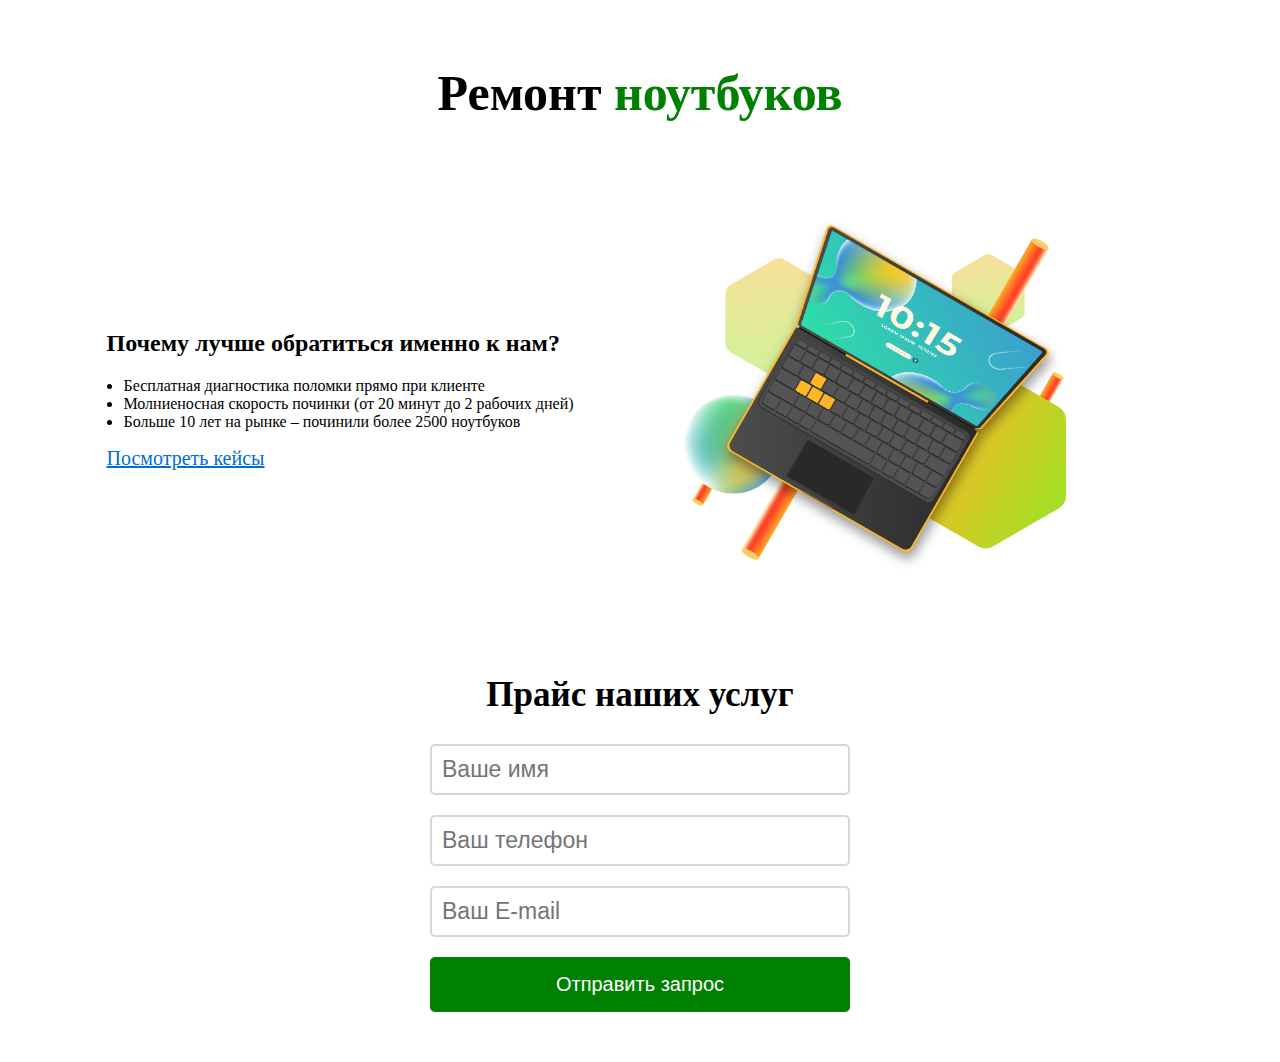
<file: frontend_course/first_project/index.html>
<!DOCTYPE html>
<html lang="en">
<head>
    <meta charset="UTF-8">
    <title>Моя первая страница</title>
    <link rel="stylesheet" href="styles.css">
</head>
<body>
<h1 class="title">Ремонт <span>ноутбуков</span></h1>
<div class="main">
    <div class="main__info">
        <h2>Почему лучше обратиться именно к нам?</h2>
        <ul>
            <li>Бесплатная диагностика поломки прямо при клиенте</li>
            <li>Молниеносная скорость починки (от 20 минут до 2 рабочих дней)</li>
            <li>Больше 10 лет на рынке – починили более 2500 ноутбуков</li>
        </ul>
        <a href="https://www.google.ru/">Посмотреть кейсы</a>
    </div>
    <img src="image2.png" alt="Image">
</div>
<div class="form">
    <h2>Прайс наших услуг</h2>
    <input type="text" placeholder="Ваше имя">
    <input type="text" placeholder="Ваш телефон">
    <input type="text" placeholder="Ваш E-mail">
    <button>Отправить запрос</button>
</div>


</body>
</html>
</file>
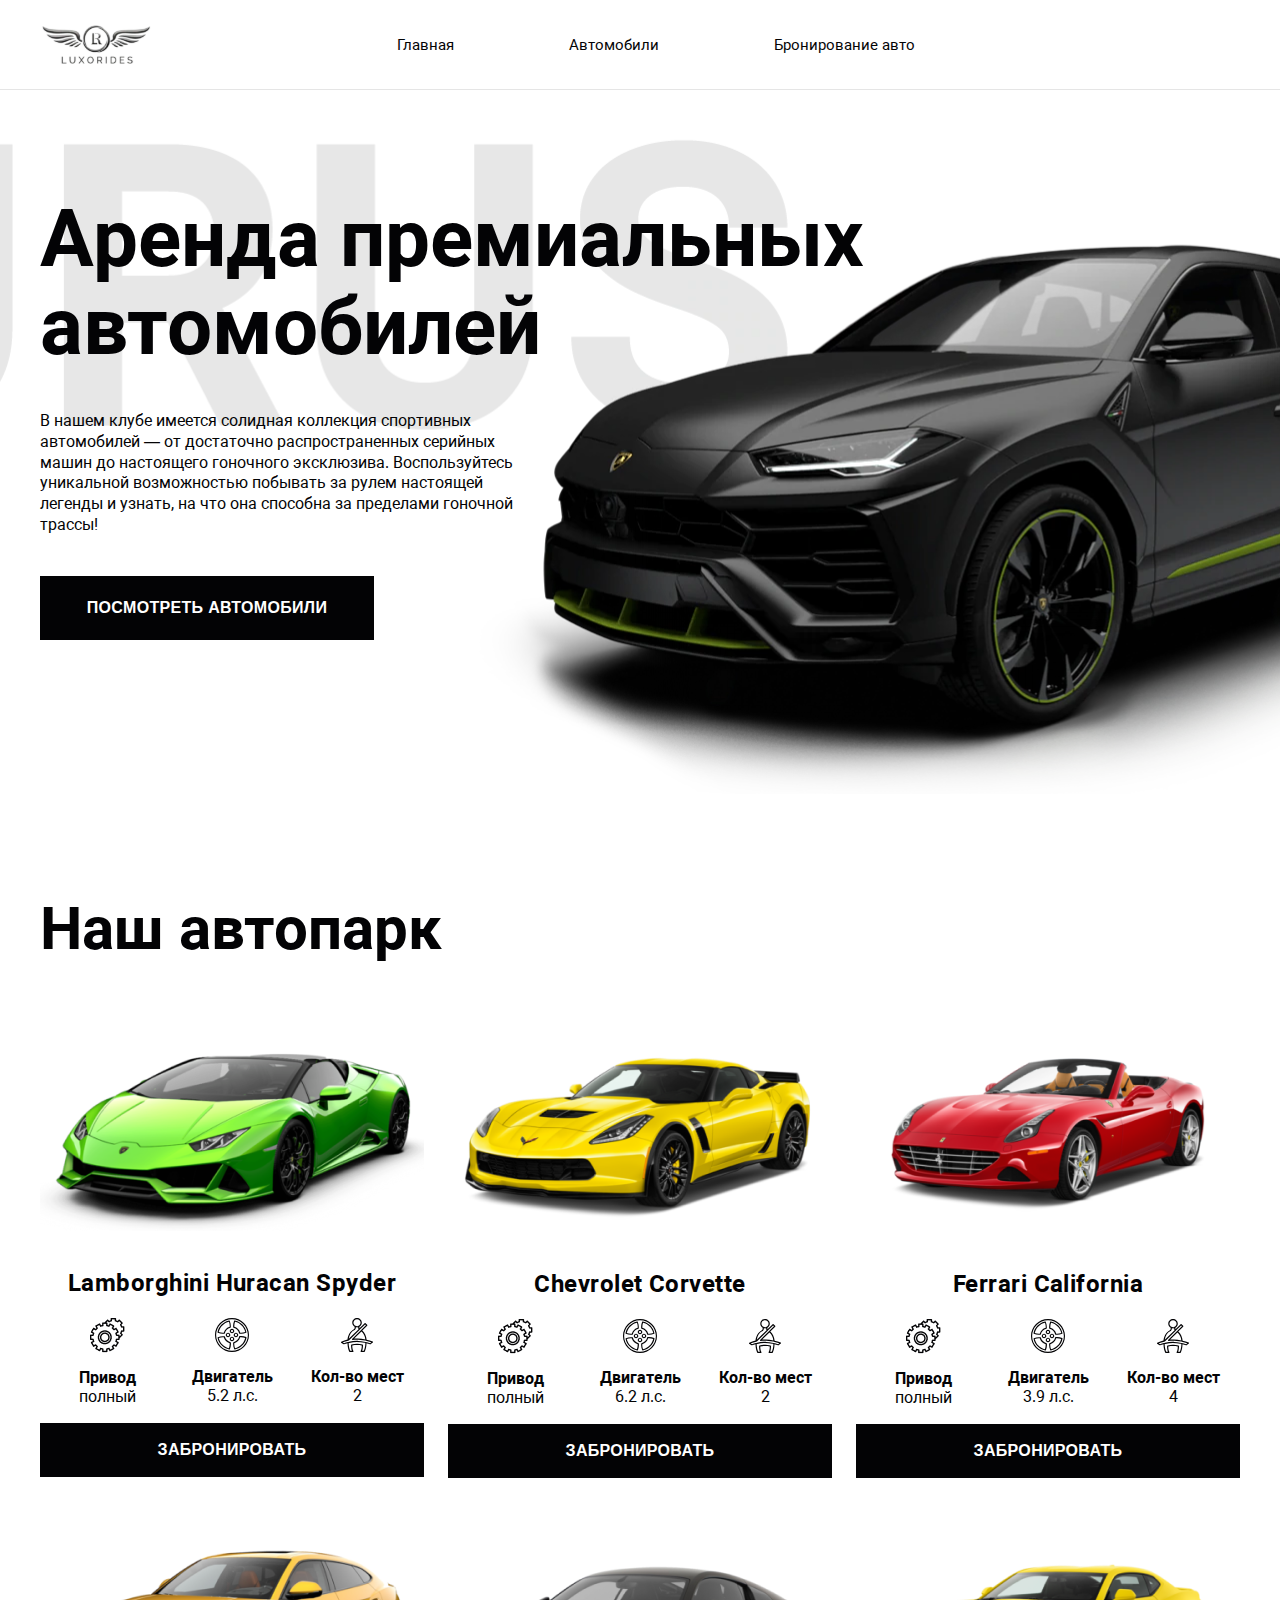
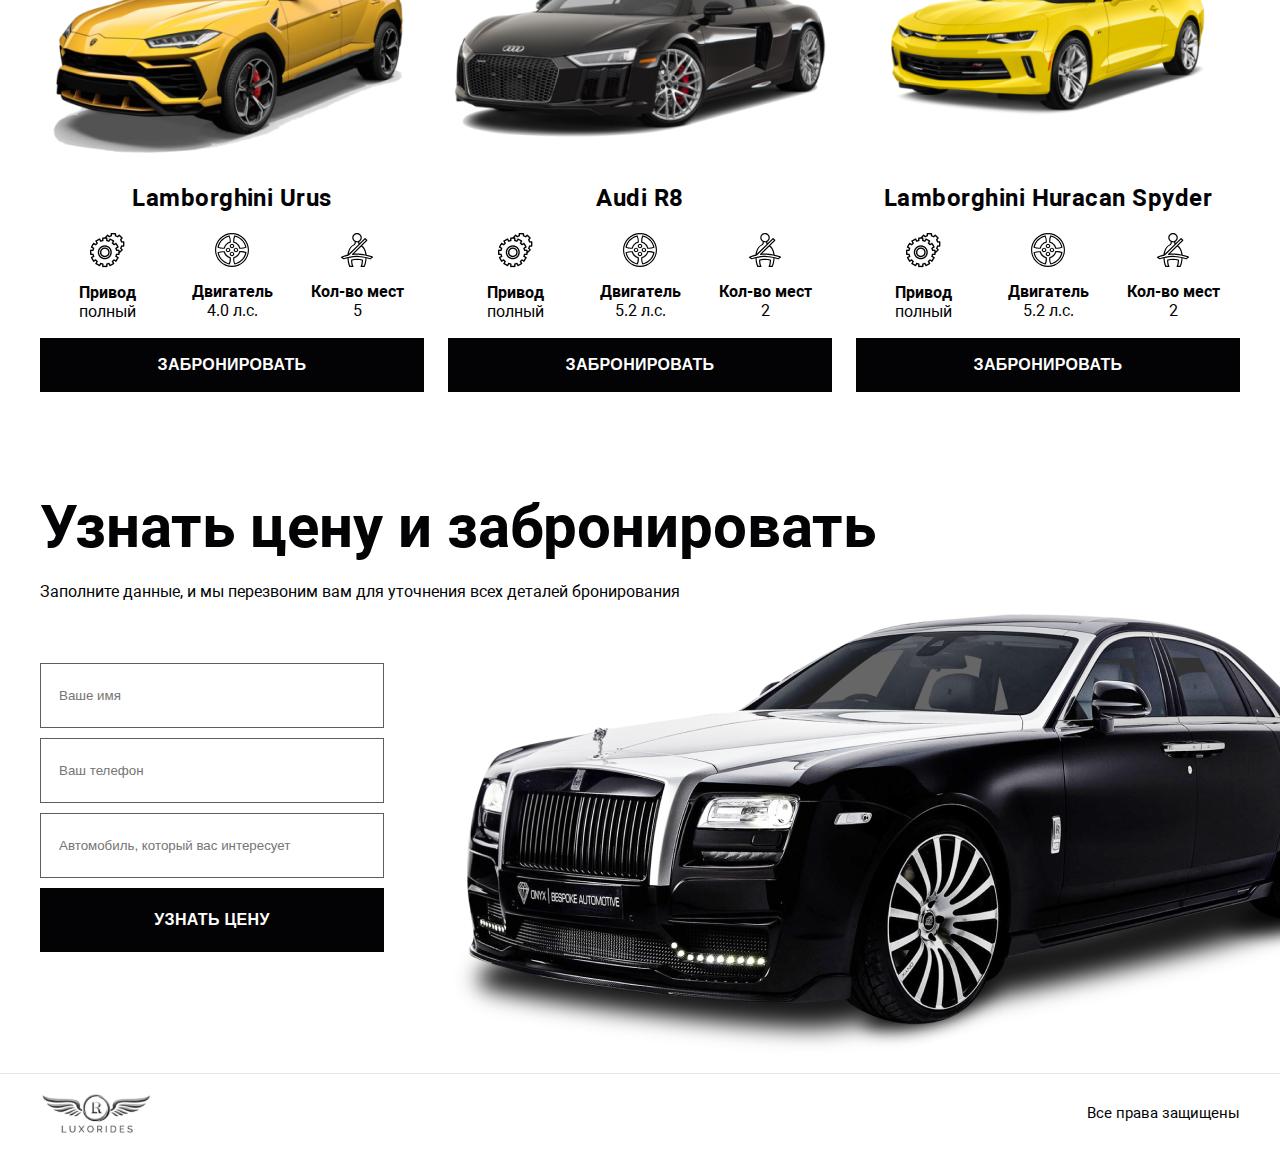
<file: frontend_course/second_project/index.html>
<!DOCTYPE html>
<html lang="en">
<head>
    <meta charset="UTF-8">
    <title>Аренда премиальных автомобилей</title>
    <link rel="stylesheet" href="styles/style.css">
</head>
<body>
<header class="header">
    <div class="container">
        <div class="header__inner">
            <div class="logo">
                <a href="#">
                    <img src="images/logo.svg" alt="logo">
                </a>
            </div>
            <nav class="menu">
                <ul>
                    <li class="menu__item">
                        <a href="#">Главная</a>
                    </li>
                    <li class="menu__item">
                        <a href="#cars">Автомобили</a>
                    </li>
                    <li class="menu__item">
                        <a href="#price">Бронирование авто</a>
                    </li>
                </ul>
            </nav>
        </div>
    </div>
</header>
<section class="main">
    <div class="container">
        <div class="main__info">
            <h1 class="main__title">
                Аренда премиальных автомобилей
            </h1>
            <p class="main__text">
                В нашем клубе имеется солидная коллекция спортивных автомобилей — от достаточно распространенных
                серийных машин до настоящего гоночного эксклюзива. Воспользуйтесь уникальной возможностью побывать за
                рулем настоящей легенды и узнать, на что она способна за пределами гоночной трассы!
            </p>
            <div class="main__action">
                <button class="button" id="main__action">Посмотреть автомобили</button>
            </div>
        </div>
    </div>
</section>
<section class="car" id="cars">
    <div class="container">
        <h2 class="sub__title">Наш автопарк</h2>
        <div class="car__items">
            <div class="car__item">
                <img src="images/1.png" alt="car" class="car__img">
                <div class="car__item-title">Lamborghini Huracan Spyder</div>
                <div class="car__item-info">
                    <div class="car__item-point">
                        <img src="images/gear.png" alt="">
                        <div>Привод</div>
                        <div>полный</div>
                    </div>
                    <div class="car__item-point">
                        <img src="images/circle.svg" alt="">
                        <div>Двигатель</div>
                        <div>5.2 л.с.</div>
                    </div>
                    <div class="car__item-point">
                        <img src="images/pass.svg" alt="">
                        <div>Кол-во мест</div>
                        <div>2</div>
                    </div>
                </div>
                <div class="car__item-action">
                    <button class="button car__btn">ЗАбронировать</button>
                </div>
            </div>

            <div class="car__item">
                <img src="images/2.png" alt="car" class="car__img">
                <div class="car__item-title">Chevrolet Corvette</div>
                <div class="car__item-info">
                    <div class="car__item-point">
                        <img src="images/gear.png" alt="">
                        <div>Привод</div>
                        <div>полный</div>
                    </div>
                    <div class="car__item-point">
                        <img src="images/circle.svg" alt="">
                        <div>Двигатель</div>
                        <div>6.2 л.с.</div>
                    </div>
                    <div class="car__item-point">
                        <img src="images/pass.svg" alt="">
                        <div>Кол-во мест</div>
                        <div>2</div>
                    </div>
                </div>
                <div class="car__item-action">
                    <button class="button car__btn">ЗАбронировать</button>
                </div>
            </div>
            <div class="car__item">
                <img src="images/3.png" alt="car" class="car__img">
                <div class="car__item-title">Ferrari California</div>
                <div class="car__item-info">
                    <div class="car__item-point">
                        <img src="images/gear.png" alt="">
                        <div>Привод</div>
                        <div>полный</div>
                    </div>
                    <div class="car__item-point">
                        <img src="images/circle.svg" alt="">
                        <div>Двигатель</div>
                        <div>3.9 л.с.</div>
                    </div>
                    <div class="car__item-point">
                        <img src="images/pass.svg" alt="">
                        <div>Кол-во мест</div>
                        <div>4</div>
                    </div>
                </div>
                <div class="car__item-action">
                    <button class="button car__btn">ЗАбронировать</button>
                </div>
            </div>
            <div class="car__item">
                <img src="images/4.png" alt="car" class="car__img">
                <div class="car__item-title">Lamborghini Urus</div>
                <div class="car__item-info">
                    <div class="car__item-point">
                        <img src="images/gear.png" alt="">
                        <div>Привод</div>
                        <div>полный</div>
                    </div>
                    <div class="car__item-point">
                        <img src="images/circle.svg" alt="">
                        <div>Двигатель</div>
                        <div>4.0 л.с.</div>
                    </div>
                    <div class="car__item-point">
                        <img src="images/pass.svg" alt="">
                        <div>Кол-во мест</div>
                        <div>5</div>
                    </div>
                </div>
                <div class="car__item-action">
                    <button class="button car__btn">ЗАбронировать</button>
                </div>
            </div>
            <div class="car__item">
                <img src="images/5.png" alt="car" class="car__img">
                <div class="car__item-title">Audi R8</div>
                <div class="car__item-info">
                    <div class="car__item-point">
                        <img src="images/gear.png" alt="">
                        <div>Привод</div>
                        <div>полный</div>
                    </div>
                    <div class="car__item-point">
                        <img src="images/circle.svg" alt="">
                        <div>Двигатель</div>
                        <div>5.2 л.с.</div>
                    </div>
                    <div class="car__item-point">
                        <img src="images/pass.svg" alt="">
                        <div>Кол-во мест</div>
                        <div>2</div>
                    </div>
                </div>
                <div class="car__item-action">
                    <button class="button car__btn">ЗАбронировать</button>
                </div>
            </div>
            <div class="car__item">
                <img src="images/6.png" alt="car" class="car__img">
                <div class="car__item-title">Lamborghini Huracan Spyder</div>
                <div class="car__item-info">
                    <div class="car__item-point">
                        <img src="images/gear.png" alt="">
                        <div>Привод</div>
                        <div>полный</div>
                    </div>
                    <div class="car__item-point">
                        <img src="images/circle.svg" alt="">
                        <div>Двигатель</div>
                        <div>5.2 л.с.</div>
                    </div>
                    <div class="car__item-point">
                        <img src="images/pass.svg" alt="">
                        <div>Кол-во мест</div>
                        <div>2</div>
                    </div>
                </div>
                <div class="car__item-action">
                    <button class="button car__btn">ЗАбронировать</button>
                </div>
            </div>
        </div>
    </div>
</section>
<section class="price" id="price">
    <div class="container">
        <h2 class="sub__title">Узнать цену и забронировать</h2>
        <div class="price__text">Заполните данные, и мы перезвоним вам для уточнения всех деталей бронирования</div>
        <form action="" class="price__form">
            <input type="text" class="price__input" id="name" placeholder="Ваше имя">
            <input type="text" class="price__input" id="phone" placeholder="Ваш телефон">
            <input type="text" class="price__input" id="avto" placeholder="Автомобиль, который вас интересует">
            <button type="button" class="button" id="price__action">Узнать цену</button>
        </form>
        <img class="price__img" src="images/rolls.png" alt="Rolls">
    </div>
</section>
<footer class="footer">
    <div class="container">
        <div class="logo">
            <a href="#">
                <img src="images/logo.svg" alt="logo">
            </a>
        </div>
        <div class="rights">Все права защищены</div>
    </div>
</footer>
<script src="scripts/script.js"></script>
</body>
</html>
</file>
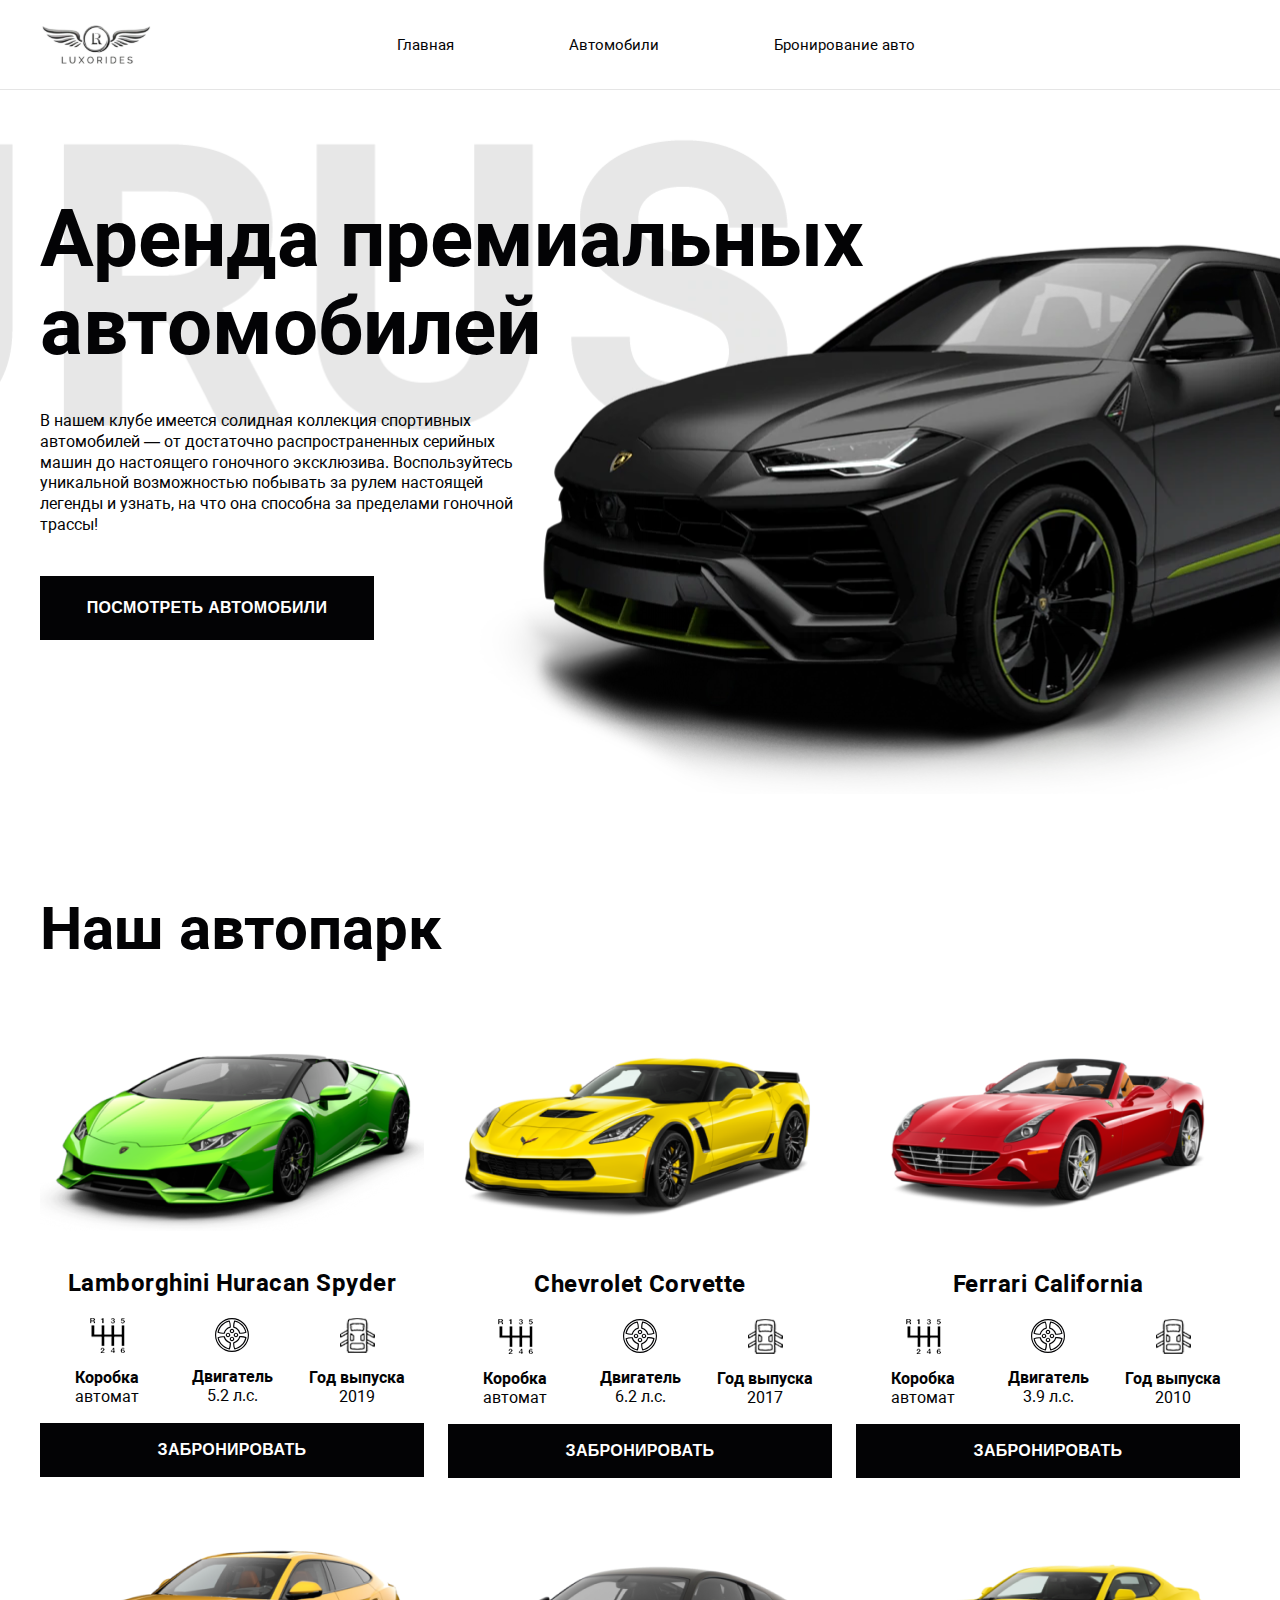
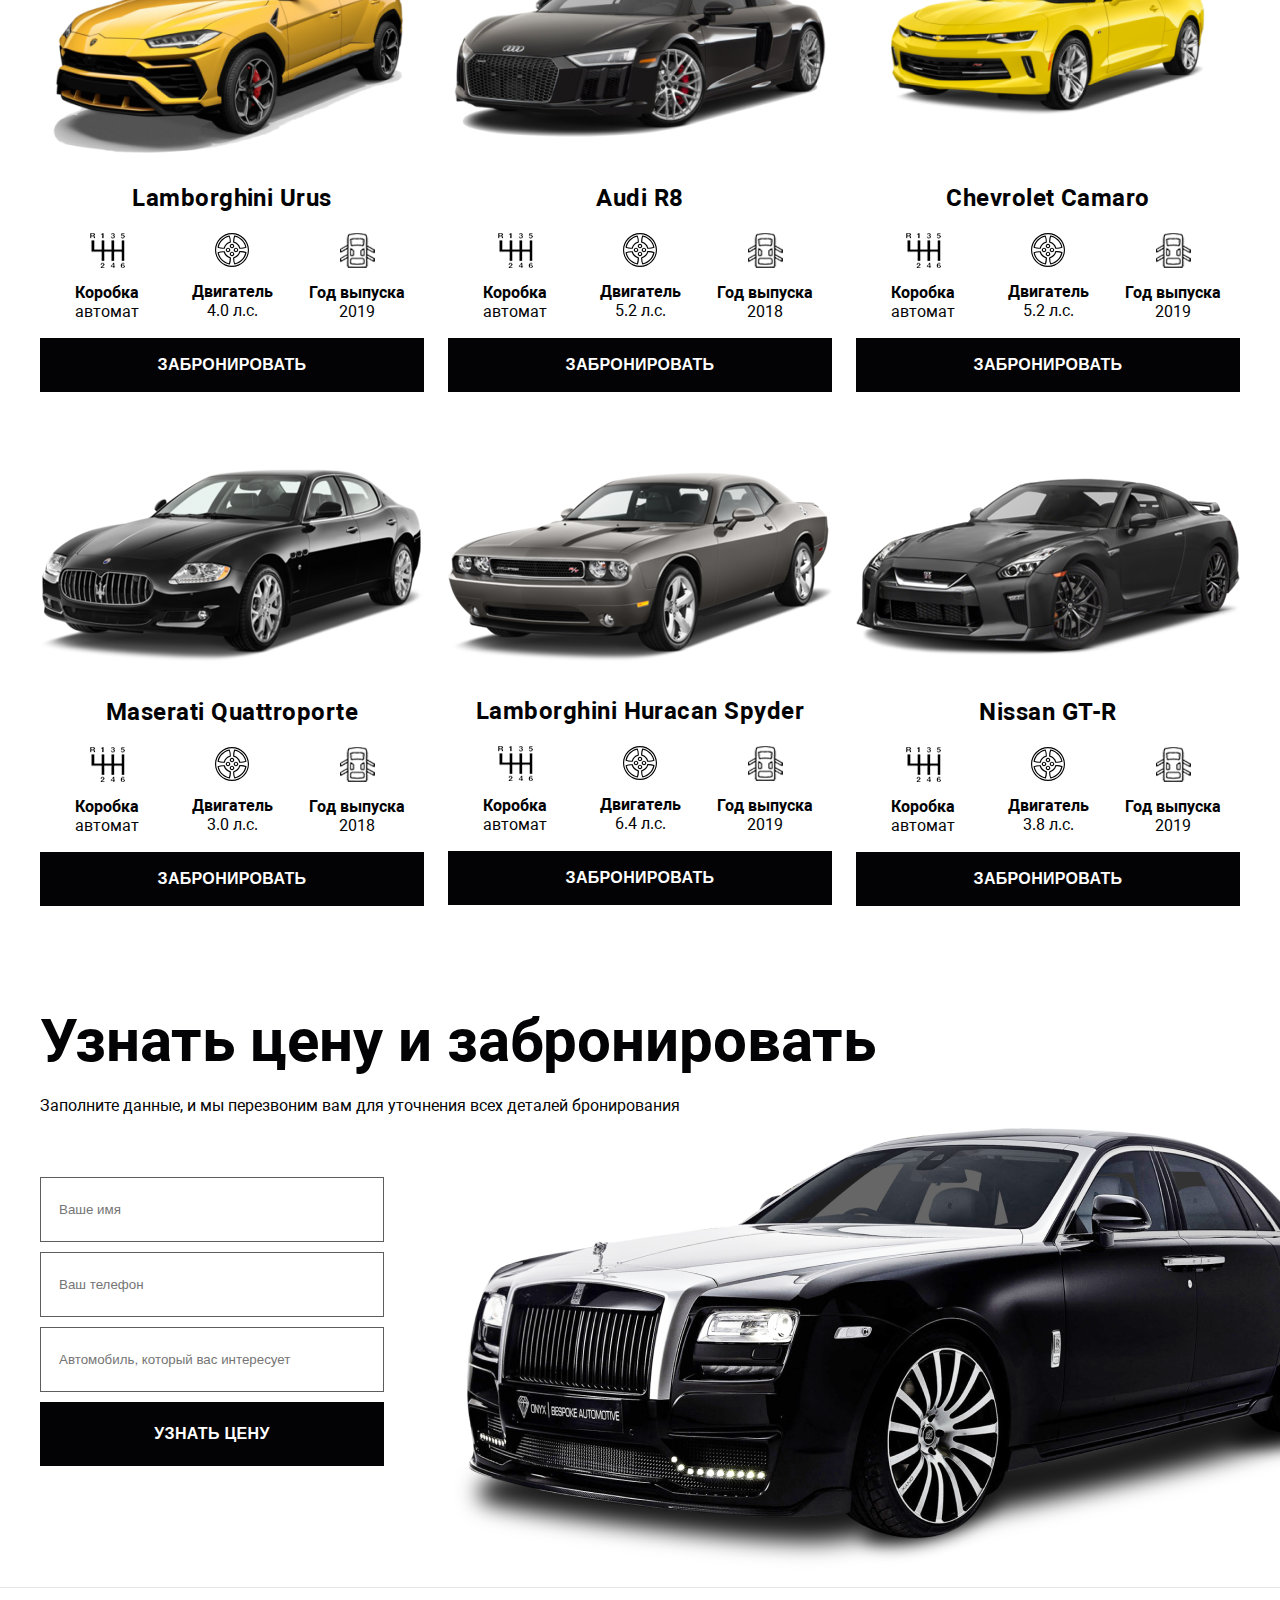
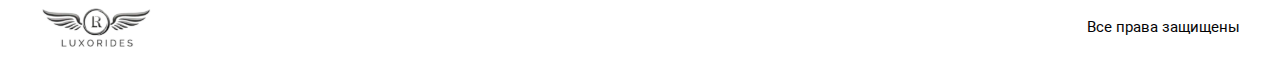
<file: frontend_course/second_project/hw3/index.html>
<!DOCTYPE html>
<html lang="en">
<head>
    <meta charset="UTF-8">
    <title>Аренда премиальных автомобилей</title>
    <link rel="stylesheet" href="styles/style.css">
</head>
<body>
<header class="header">
    <div class="container">
        <div class="header__inner">
            <div class="logo">
                <a href="#">
                    <img src="images/logo.svg" alt="logo">
                </a>
            </div>
            <nav class="menu">
                <ul>
                    <li class="menu__item">
                        <a href="#">Главная</a>
                    </li>
                    <li class="menu__item">
                        <a href="#cars">Автомобили</a>
                    </li>
                    <li class="menu__item">
                        <a href="#price">Бронирование авто</a>
                    </li>
                </ul>
            </nav>
        </div>
    </div>
</header>
<section class="main">
    <div class="container">
        <div class="main__info">
            <h1 class="main__title">
                Аренда премиальных автомобилей
            </h1>
            <p class="main__text">
                В нашем клубе имеется солидная коллекция спортивных автомобилей — от достаточно распространенных
                серийных машин до настоящего гоночного эксклюзива. Воспользуйтесь уникальной возможностью побывать за
                рулем настоящей легенды и узнать, на что она способна за пределами гоночной трассы!
            </p>
            <div class="main__action">
                <button class="button">Посмотреть автомобили</button>
            </div>
        </div>
    </div>
</section>
<section class="car" id="cars">
    <div class="container">
        <h2 class="sub__title">Наш автопарк</h2>
        <div class="car__items">
            <div class="car__item">
                <img src="images/1.png" alt="car" class="car__img">
                <div class="car__item-title">Lamborghini Huracan Spyder</div>
                <div class="car__item-info">
                    <div class="car__item-point">
                        <img src="images/transmission.png" alt="Transmission">
                        <div>Коробка</div>
                        <div>автомат</div>
                    </div>
                    <div class="car__item-point">
                        <img src="images/circle.svg" alt="Circle">
                        <div>Двигатель</div>
                        <div>5.2 л.с.</div>
                    </div>
                    <div class="car__item-point">
                        <img src="images/year.png" alt="Year">
                        <div>Год выпуска </div>
                        <div>2019</div>
                    </div>
                </div>
                <div class="car__item-action">
                    <button class="button">ЗАбронировать</button>
                </div>
            </div>

            <div class="car__item">
                <img src="images/2.png" alt="car" class="car__img">
                <div class="car__item-title">Chevrolet Corvette</div>
                <div class="car__item-info">
                    <div class="car__item-point">
                        <img src="images/transmission.png" alt="Transmission">
                        <div>Коробка</div>
                        <div>автомат</div>
                    </div>
                    <div class="car__item-point">
                        <img src="images/circle.svg" alt="Circle">
                        <div>Двигатель</div>
                        <div>6.2 л.с.</div>
                    </div>
                    <div class="car__item-point">
                        <img src="images/year.png" alt="Year">
                        <div>Год выпуска</div>
                        <div>2017</div>
                    </div>
                </div>
                <div class="car__item-action">
                    <button class="button">ЗАбронировать</button>
                </div>
            </div>
            <div class="car__item">
                <img src="images/3.png" alt="car" class="car__img">
                <div class="car__item-title">Ferrari California</div>
                <div class="car__item-info">
                    <div class="car__item-point">
                        <img src="images/transmission.png" alt="Transmission">
                        <div>Коробка</div>
                        <div>автомат</div>
                    </div>
                    <div class="car__item-point">
                        <img src="images/circle.svg" alt="Circle">
                        <div>Двигатель</div>
                        <div>3.9 л.с.</div>
                    </div>
                    <div class="car__item-point">
                        <img src="images/year.png" alt="Year">
                        <div>Год выпуска</div>
                        <div>2010</div>
                    </div>
                </div>
                <div class="car__item-action">
                    <button class="button">ЗАбронировать</button>
                </div>
            </div>
            <div class="car__item">
                <img src="images/4.png" alt="car" class="car__img">
                <div class="car__item-title">Lamborghini Urus</div>
                <div class="car__item-info">
                    <div class="car__item-point">
                        <img src="images/transmission.png" alt="Transmission">
                        <div>Коробка</div>
                        <div>автомат</div>
                    </div>
                    <div class="car__item-point">
                        <img src="images/circle.svg" alt="Circle">
                        <div>Двигатель</div>
                        <div>4.0 л.с.</div>
                    </div>
                    <div class="car__item-point">
                        <img src="images/year.png" alt="Year">
                        <div>Год выпуска</div>
                        <div>2019</div>
                    </div>
                </div>
                <div class="car__item-action">
                    <button class="button">ЗАбронировать</button>
                </div>
            </div>
            <div class="car__item">
                <img src="images/5.png" alt="car" class="car__img">
                <div class="car__item-title">Audi R8</div>
                <div class="car__item-info">
                    <div class="car__item-point">
                        <img src="images/transmission.png" alt="Transmission">
                        <div>Коробка</div>
                        <div>автомат</div>
                    </div>
                    <div class="car__item-point">
                        <img src="images/circle.svg" alt="Circle">
                        <div>Двигатель</div>
                        <div>5.2 л.с.</div>
                    </div>
                    <div class="car__item-point">
                        <img src="images/year.png" alt="Year">
                        <div>Год выпуска</div>
                        <div>2018</div>
                    </div>
                </div>
                <div class="car__item-action">
                    <button class="button">ЗАбронировать</button>
                </div>
            </div>
            <div class="car__item">
                <img src="images/6.png" alt="car" class="car__img">
                <div class="car__item-title">Chevrolet Camaro</div>
                <div class="car__item-info">
                    <div class="car__item-point">
                        <img src="images/transmission.png" alt="Transmission">
                        <div>Коробка</div>
                        <div>автомат</div>
                    </div>
                    <div class="car__item-point">
                        <img src="images/circle.svg" alt="Circle">
                        <div>Двигатель</div>
                        <div>5.2 л.с.</div>
                    </div>
                    <div class="car__item-point">
                        <img src="images/year.png" alt="Year">
                        <div>Год выпуска</div>
                        <div>2019</div>
                    </div>
                </div>
                <div class="car__item-action">
                    <button class="button">ЗАбронировать</button>
                </div>
            </div>
            <div class="car__item">
                <img src="images/7.png" alt="car" class="car__img">
                <div class="car__item-title">Maserati Quattroporte</div>
                <div class="car__item-info">
                    <div class="car__item-point">
                        <img src="images/transmission.png" alt="Transmission">
                        <div>Коробка</div>
                        <div>автомат</div>
                    </div>
                    <div class="car__item-point">
                        <img src="images/circle.svg" alt="Circle">
                        <div>Двигатель</div>
                        <div>3.0 л.с.</div>
                    </div>
                    <div class="car__item-point">
                        <img src="images/year.png" alt="Year">
                        <div>Год выпуска</div>
                        <div>2018</div>
                    </div>
                </div>
                <div class="car__item-action">
                    <button class="button">ЗАбронировать</button>
                </div>
            </div>
            <div class="car__item">
                <img src="images/8.png" alt="car" class="car__img">
                <div class="car__item-title">Lamborghini Huracan Spyder</div>
                <div class="car__item-info">
                    <div class="car__item-point">
                        <img src="images/transmission.png" alt="Transmission">
                        <div>Коробка</div>
                        <div>автомат</div>
                    </div>
                    <div class="car__item-point">
                        <img src="images/circle.svg" alt="Circle">
                        <div>Двигатель</div>
                        <div>6.4 л.с.</div>
                    </div>
                    <div class="car__item-point">
                        <img src="images/year.png" alt="Year">
                        <div>Год выпуска</div>
                        <div>2019</div>
                    </div>
                </div>
                <div class="car__item-action">
                    <button class="button">ЗАбронировать</button>
                </div>
            </div>
            <div class="car__item">
                <img src="images/9.png" alt="car" class="car__img">
                <div class="car__item-title">Nissan GT-R</div>
                <div class="car__item-info">
                    <div class="car__item-point">
                        <img src="images/transmission.png" alt="Transmission">
                        <div>Коробка</div>
                        <div>автомат</div>
                    </div>
                    <div class="car__item-point">
                        <img src="images/circle.svg" alt="Circle">
                        <div>Двигатель</div>
                        <div>3.8 л.с.</div>
                    </div>
                    <div class="car__item-point">
                        <img src="images/year.png" alt="Year">
                        <div>Год выпуска</div>
                        <div>2019</div>
                    </div>
                </div>
                <div class="car__item-action">
                    <button class="button">ЗАбронировать</button>
                </div>
            </div>
        </div>
    </div>
</section>
<section class="price" id="price">
    <div class="container">
        <h2 class="sub__title">Узнать цену и забронировать</h2>
        <div class="price__text">Заполните данные, и мы перезвоним вам для уточнения всех деталей бронирования</div>
        <form action="" class="price__form">
            <input type="text" class="price__input" placeholder="Ваше имя">
            <input type="text" class="price__input" placeholder="Ваш телефон">
            <input type="text" class="price__input" placeholder="Автомобиль, который вас интересует">
            <button class="button">Узнать цену</button>
        </form>
        <img class="price__img" src="images/rolls.png" alt="Rolls">
    </div>
</section>
<footer class="footer">
    <div class="container">
        <div class="logo">
            <a href="#">
                <img src="images/logo.svg" alt="logo">
            </a>
        </div>
        <div class="rights">Все права защищены</div>
    </div>
</footer>
</body>
</html>
</file>
<file: css/style.css>
*,
*::after,
*::before{
    box-sizing: border-box;
}
html{
    scroll-behavior: smooth;
}
ul{
    margin: 0;
    list-style: none;
    padding: 0;
}
li{
    padding-left: 0;
}
a{
    text-decoration: none;
    color: inherit;
}
p{
    margin: 0;
}
body{
    font-size: 14px;
    line-height: 17px;
    font-weight: 400;
    font-family: 'Inter', sans-serif;
    color: #131313;
}
.container{
    max-width: 1220px;
    margin: 0 auto;
    padding: 0 10px;
}
.header__inner{
    display: flex;
    justify-content: space-between;
    align-items: center;
}
.menu{
    margin-right: 70px;
}
.menu__list{
    display: flex;
}
.menu__item + .menu__item{
    padding-left: 10px;
}
.menu__link{
    text-transform: uppercase;
    padding: 43px 20px;
    transition: all .3s;
}
.menu__link:hover{
    background-color: #131313;
    color: #fff;
}
.bike{
    padding: 100px 0px 0px;
}
.bike__inner{
    display: flex;
    justify-content: space-between;
}
.bike__column{
    flex-basis: 570px;
}
.bike__column-slider{
    flex-basis: 630px;
    margin-left: 30px;
    max-width: 630px;
}
.bike__title{
    font-size: 64px;
    line-height: 77px;
    font-weight: 700;
    margin: 60px 0 5px;
}
.bike__subtitle{
    font-size: 32px;
    font-weight: 400;
    line-height: 39px;
    margin: 0 0 60px;
    color: #6f6f6f;
}
.bike__text{
    margin-bottom: 20px;
    max-width: 420px;
}
.bike__link{
    margin-top: 80px;
    display: inline-block;
    background-color: #131313;
    color: #fff;
    padding: 28px 71px 28px 81px;
    font-size: 20px;
    line-height: 24px;
    font-weight: 400;
    text-transform: uppercase;
    letter-spacing: 1.1em;
    cursor: pointer;
    border: none;
    transition: all .3s;
}
.bike__link:hover,
.form__btn:hover{
    background-color: #ff4040;
}
.bike__list{
    display: flex;
    justify-content: space-between;
    margin-top: 25px;
}
.bike__list-item{
    display: flex;
    flex-direction: column;
    text-align: center;
    min-width: 160px;
    min-height: 58px;
}
.bike__list-num{
    font-weight: 700;
    text-transform: uppercase; 
}
.bike__list-text{
    font-weight: 400;
    font-size: 12px;
    line-height: 15px;
    text-transform: lowercase;
    margin: auto 0;
}
.slick-dots{
    position: absolute;
    right: 0;
    top: 50px;
}
.slick-dots li + li{
    padding-top: 10px;
}
.slick-dots button{
    font-size: 0;
    padding: 0;
    border: 0;
    background: #131313;
    width: 2px;
    height: 25px;
    border-radius: 7px;
    cursor: pointer;
}
.slick-active button,
.slick-dots button:hover{
    background-color: #ff4040;
    transition: 0.3s;
}
.info{
    padding-top: 150px;
    margin-bottom: 50px;
}
.info__inner{
    display: flex;
}
.info__img{
    margin-right: 60px;
    flex-basis: 570px;
    object-fit: cover;
}
.info__list{
    max-width: 490px;
}
.info__item + .info__item{
    padding-top: 50px;
}
.info__item-title{
    margin: 0 0 10px;
    font-size: 16px;
    line-height: 19px;
    text-transform: uppercase;
    font-weight: 700;
    
}
.info__item-text{
    min-width: 450px;
}
.characteristics{
    padding-top: 100px;
    margin-bottom: 50px;
}
.characteristics__top-title{
    margin: 0 0 40px; 
    font-size: 16px;
    line-height: 19px;
    font-weight: 700;
    text-transform: uppercase;
}
.characteristics__inner{
    display: flex;
}
.characteristics__img{
    align-self: center;
}
.characteristics__items{
    flex-basis: 570px;
    margin-right: 60px;
}
.characteristics__list + .characteristics__list{
    margin-bottom: 30px;
}
.characteristics__title{
    padding: 2px 0 3px 1px;
    text-transform: uppercase;
    background: #131313;
    color: #fff;
    font-weight: 700;
}
.characteristics__line{
    display: flex;
    padding-top: 5px;
}
.characteristics__name{
    flex-basis: 285px;
    padding-right: 25px;
}
.characteristics__descr{
    flex-basis: 285px;
}
.slider{
    margin-bottom: 50px;
}
.slider__items .slick-dots{
    top: 0;
    left: 0;
}
.slider__item{
    padding-left: 50px;
}
.price{
    margin-bottom: 100px;
}
.form{
    max-width: 420px;
}
.form__title{
    margin-bottom: 40px;
    font-size: 16px;
    line-height: 19px;
    font-weight: 700;
    text-transform: uppercase;
}
.form__text{
    max-width: 300px;
    margin-bottom: 30px;
}
.form__input-name,
.form__input-phone{
    width: 100%;
    border: none;
    border-bottom: 1px solid #131313;
    padding-bottom: 10px;
    margin-bottom: 20px;
    outline: none;
}
.form__input-name::placeholder,
.form__input-phone::placeholder,
.form__input-text{
    color: #6f6f6f;
    opacity: 0.5;
}
.form__input-text{
    margin-bottom: 10px;
}

.form__label-box{
    display: flex;
    margin-bottom: 50px;
}
.form__input-radio{
    position: absolute;
    width: 1px;
    height: 1px;
    overflow: hidden;
    clip: rect(0 0 0 0);
}
.price__inner{
    position: relative;
}
.form__bike{
    display: none;
    position: absolute;
    top: 0;
    right: 0;
}
.form__input-radio:checked + .form__bike{
    display: block;
}
.form__label + .form__label{
    margin-left: 23px;
}
.form__radio-style{
    border-radius: 30px;
    width: 80px;
    height: 12px;
}
.form__radio-style--grey{
    background-color: #6f6f6f;
}
.form__radio-style--white{
    background-color: #fff;
    border: 1px solid #6f6f6f;
}
.form__radio-style--red{
    background-color: #ff4040;
}
.form__bike-price{
    font-size: 32px;
    position: absolute;
    top: 30px;
    right: 0;
    left: 0;
    width: 220px;
    height: 100px;
    display: flex;
    justify-content: center;
    align-items: center;
    border: 1px solid #ff4040;
    border-radius: 60%;
    transform: translateX(-50%);
}
.form__bike-price::after{
    content: "";
    position: absolute;
    width: 220px;
    height: 100px;
    border: 1px solid #ff4040;
    border-radius: 60%;
    top: 8px;
    left: 0;
}
.form__btn{
    display: inline-block;
    background-color: #131313;
    color: #fff;
    padding: 28px 71px 28px 81px;
    font-size: 20px;
    line-height: 24px;
    font-weight: 400;
    text-transform: uppercase;
    letter-spacing: 1.1em;
    cursor: pointer;
    transition: all .3s;
    border: none;
}
.footer{
    background-color: #131313;
    color: #fff;
    background-size: cover;
}
.footer__inner{
    display: flex;
    justify-content: space-between;
    align-items: center;
    height: 100px;
}
.footer__link{
    font-size: 12px;
    line-height: 15px;
    left: 0;
    text-transform: lowercase;
    text-decoration: underline;
}
.footer__social-link + .footer__social-link{
    margin-left: 26px;
}
.footer__contacts{
    font-size: 12px;
    line-height: 15px;
    font-weight: 400;
}
.footer__contacts-link{
    display: flex;
    align-items: center;
}
.footer__contacts-link + .footer__contacts-link{
    margin-top: 10px;
}
.footer__contacts-img{
    margin-right: 10px;
}
</file>
<file: css/media.css>
@media (max-width: 1110px){
    .bike__inner{
        flex-wrap: wrap;
    }
    .bike__column{
        flex-basis: auto;
        margin-bottom: 30px;
    }
    .bike__text{
        max-width: 100%;
    }
    .bike{
        padding: 0;
    }
    .bike__link{
        margin-top: 30px;    
    }
    .bike__column-slider{
        max-width: 100%;
        margin-left: 0;
    }
    .info__img{
        display: none;
    }
    .info__list{
        max-width: 100%;
    }
    .info__item-text{
        max-width: 100%;
    }
    .info{
        padding-top: 50px;
    }
    .info__item + .info__item{
        padding-top: 30px;
    }
    .characteristics{
        padding-top: 30px;
    }
    .characteristics__inner{
        flex-wrap: wrap;
    }
    .characteristics__img{
        order: -1;
        width: 100%;
        margin-bottom: 30px;
    }
    .characteristics__items{
        flex-basis: 100%;
        margin-right: 0;
    }
    .characteristics__name{
        flex-basis: 50%;
    }
    .characteristics__descr{
        flex-basis: 50%;
    }
    .slider__img{
        object-fit: cover;
        height: 400px;
    }
    .form__bike-img{
        width: 500px;
    }
    .form__bike{
        top: 45px;
    }
    .footer__inner{
        display: block;
        height: auto;
        padding: 15px 0;
        text-align: center;
    }
    .footer__social{
        padding: 15px 0;
    }
    .footer__contacts{
        display: flex;
        flex-direction: column;
        align-items: center;
    }
}

@media (max-width: 991px){
    .menu{
        margin-right: 0;
    }
    .form__label-box{
        margin-bottom: 300px;
    }
    .form__bike{
        top: auto;
        bottom: 85px;
        left: 0;
        right: auto;
    }
    .form__bike-img{
        width: 430px;
    }
    .form__bike-price{
        font-size: 25px;
        top: -41px;
        left: 380px;
        width: 160px;
        height: 75px;
    }
    .form__bike-price::after{
        top: 6px;
        width: 160px;
        height: 75px;
    }
    
}
@media (max-width: 670px){
    .bike__title{
        font-size: 44px;
        line-height: 57px;
        margin: 30px 0 5px;
    }
    .bike__subtitle{
        margin: 0 0 30px;
        font-size: 22px;
        line-height: 29px;
    }
    .bike__list{
        flex-wrap: wrap;
    }
    .bike__list-item{
        flex-basis: 50%;
        margin-bottom: 15px;
    }
   
}
@media (max-width: 640px){
    .header__inner{
        display: block;
        text-align: center;
    }
    .menu{
        margin-top: 50px;
    }
    .menu__list{
        justify-content: space-evenly;
    }
    .menu__item + .menu__item{
        padding-left: 0;
    }
    .menu__link{
        padding: 25px;
    }
    .slider__img{
        object-fit: cover;
        height: 250px;
    }
    .slider__item{
        padding-left: 10px;
    }
  
    
}

@media (max-width: 460px){
    .menu__list{
        justify-content: space-between;
    }
    .menu__link{
        padding: 25px 5px;
    }
    .bike__link{
        padding: 15px;
        letter-spacing: 0.9em; 
    }
    .info__item-text{
        min-width: 300px;
    }
    .slider{
        display: none;
    }
    .form__bike-price{
        top: -60px;
        left: 155px;
        height: 60px;
    }
    .form__bike-price::after{
        height: 60px;
        top: 5px;
    }
    .form__btn{
        padding: 15px;
        letter-spacing: 0.9em;
    }
    .form__bike-img{
        width: 300px;
    }
}

@media (max-width: 350px){
    .menu__link{
        padding: 25px 5px;
        font-size: 12px;
    }
    .menu{
        margin-top: 30px;
    }
    .form__bike-img{
        width: 280px;
    }
}
</file>
<file: cosmic/css/style.css>
html{
    box-sizing: border-box;
}
*,
*::after,
*::before{
    box-sizing: inherit;
}
@font-face {
    font-family:'sf-pro-display';
    src:url('../fonts/SF-Pro-Display-Regular.woff2') format('woff2');
    src:url('../fonts/SF-Pro-Display-Regular.woff') format('woff');
    font-style: normal;
    font-weight: normal;
    font-display: swap;
}

@font-face {
    font-family:'sf-pro-display' ;
    src:url('../fonts/SF-Pro-Display-Bold.woff2') format('woff2');
    src:url('../fonts/SF-Pro-Display-Bold.woff') format('woff');
    font-style: normal;
    font-weight: bold;
    font-display: swap;
}

@font-face {
    font-family:'spaceagecyrilic' ;
    src:url('../fonts/spaceagecyrillic-regular.woff2') format('woff2');
    src:url('../fonts/spaceagecyrillic-regular.woff') format('woff');
    font-style: normal;
    font-weight: normal;
    font-display: swap;
}

body{
    margin: 0;
    padding: 0;
    color: #fff;
    font-size: 16px;
    line-height: 120%;
    font-family: Arial, Helvetica, sans-serif;
    font-weight: 400;
    font-family:'sf-pro-display';
}
a{
    text-decoration: none;
    color: inherit;
}
ul{
    text-decoration: none;
    color: inherit;
    list-style: none;
}
button{
    border: none;
    background: transparent;
    color: inherit;
    cursor: pointer;
}
.container{
    max-width: 1220px;
    margin: 0 auto;
    padding: 0 10px;
}
.header{
    background-image: url(../images/header__fon.jpg);
    background-size: cover;
    background-position: center;
    background-repeat: no-repeat;
    width: 100%;
}
.header__inner{
    display: flex;
    flex-direction: column;
    justify-content: space-between;
    min-height: 100vh;
}
.header__top{
    display: flex;
    justify-content: space-between;
    align-items: center;
    padding: 75px 0 30px;
}
.menu__list{
    display: flex;
}
.menu__link{
    margin-right: 30px;
}
.menu__link{
    font-size: 18px;
    line-height: 21px;
    text-transform: uppercase;
    transition: .3s;
}
.menu__link:hover{
    color: #CB0E0E;
}
.phone{
    font-size: 24px;
    line-height: 29px;
    transition: .3s;
    margin-left: auto;
}
.contact__img{
    width: 30px;
    height: 30px;
    border-radius: 50px;
}
.login{
    margin-left: 22px;
    margin-right: 134px;
}
.header__content{
    max-width: 600px;
}
.header__title{
    font-family:'spaceagecyrilic' ;
    font-size: 60px;
    line-height: 60px;
    font-weight: 400;
    margin-bottom: 20px;
}
.header__title span{
    font-weight: 400;
    font-size: 110px;
    
}
.header__text{
    font-size: 24px;
    line-height: 29px;
    display: flex;
    justify-content: space-between;
    flex-wrap: wrap;
    margin-bottom: 50px;
}
.header__btn{
    font-size: 24px;
    line-height: 29px;
    text-transform: uppercase;
    text-align: center;
    padding: 15px 10px 16px;
    width: 100%;
    border: 1px solid #fff;
}
.header__btn:hover{
    border: 1px solid #CB0E0E;
    color: #CB0E0E;
    transition: .3s;
}
.header__description{
    display: flex;
    justify-content: flex-end;
    margin-top: 40px;
    margin-bottom: 5%;
}
.header__description-text{
    width: 165px;
    font-size: 14px;
    line-height: 17px;
}
.header__description-text + .header__description-text{
    margin-left: 52px;
}
.about{
    background-image: url(../images/about_fon.jpg);
    background-position: center;
    background-repeat: no-repeat;
    
    background-size: cover;
}
.about__inner{
    padding-bottom: 150px;
}
.title{
    font-family:'spaceagecyrilic' ;
    font-weight: 400;
    padding: 100px 0;
    font-weight: 400;
    font-size: 48px;
    line-height: 48px;
}
.about__item{
    display: flex;
    justify-content: space-between;
    flex-wrap: wrap;
}
.about__content{
    max-width: 600px;
}
.content__title{
    font-family:'sf-pro-display';
    font-weight: 700;
    font-size: 30px;
    line-height: 36px;
    margin-bottom: 5px;
}
.content__title-text{
    font-family:'sf-pro-display';
    font-weight: 400;
    font-size: 12px;
    line-height: 14px;
    color: #036cca;
    margin-bottom: 30px;
    text-transform: uppercase;
}
.content__text-box{
    display: flex;
    justify-content: space-between;
    margin-bottom: 50px;
}
.content__text{
    width: 165px;
}
.about__item + .about__item{
    padding-top: 100px;
}
.about__item:nth-child(odd){
    flex-direction: row-reverse;
}
.about__list{
    display: flex;
    justify-content: space-between;
}
.about__list-item{
    display: flex;
    flex-direction: column;
    text-align: center;
    min-width: 110px;
    padding-bottom: 7px;
    border-bottom: 1px solid #fff ;
    width: 100%;
}
.about__btn{
    margin-top: 50px;
    font-size: 18px;
    line-height: 21px;
    text-transform: uppercase;
    text-align: center;
    padding: 20px 45px;
    border: 1px solid #fff;
}
.about__img{
    max-width: 100%;
}
.about__btn:hover{
    border: 1px solid #CB0E0E;
    color: #CB0E0E;
    transition: .3s;
}
.about__list-text{
    font-family:'sf-pro-display';
    font-weight: 300;
}
.about__list-num{
    font-family:'sf-pro-display';
    font-weight: 700;
    font-size: 36px;
    line-height: 43px;
}
.about__list-numtext{
    font-family:'sf-pro-display';
    font-weight: 700;
    font-size: 14px;
    line-height: 17px;
}
.about__list-text{
    padding-top: 12px;
    padding-bottom: 12px;
    border-top: 1px solid #fff ;
    border-bottom: 1px solid #fff ;
    width: 100%;
}

.about__text-comment{
    font-family:'sf-pro-display';
    font-size: 12px;
    line-height: 14px;
    color: #E5E5E5;
    margin-top: 20px;
}
.how-to{
    background-image: url(../images/how_fon.png);
    background-repeat: no-repeat;
    background-size: cover;
    background-position: top center;
    padding-bottom: 100px;
}
.how-to__box{
    text-align: center;
}
.how-to__box circle,
.how-to__box text,
foreignObject{
    font-size: 18px;
    transition:all 0.5s;
    cursor: pointer;
}
.how-to__box g:hover circle{
    r: 20px;
    fill:#036cca;
}
.how-to__box g:hover text{
    fill:#036cca;
    font-size: 36px;
    line-height: 43px;
}
.how-to__box g:hover foreignObject{
    color:#036cca;
    font-size: 22px;
    
}
foreignObject{
    text-align: left;
}
.to-book{
    background-image: url(../images/to-book.png);
    background-position: top center;
    background-repeat: no-repeat;
    background-size: cover;
    height: 100vh;
}
.to-book__inner{
    display: flex;
    justify-content: space-between;
}
.to-book__text{
    font-size: 14px;
    line-height: 17px;
    width: 165px;
    margin-left: auto;
    margin-top: 100px;
    margin-right: 52px;
}
.to-book__text + .to-book__text{
    margin-right: 0;
    margin-left: 0;
}
.info{
    background-image: url(../images/info.png);
    background-repeat: no-repeat;
    background-position: top center;
    background-size: cover;
    padding-bottom: 100px;
}
.special-offer__inner{
    display: flex;
    justify-content: space-between;
}
.special-offer__item{
    width: 500px;
}
.special-offer__item-box{
    min-height: 400px;
    display: flex;
    flex-direction: column;
    justify-content: space-between;
    border: 1px solid #fff;
    padding: 40px 75px;
    margin-bottom: 25px;
    text-align: center;
}
.special-offer__item-text{
    font-size: 24px;
    line-height: 29px;
    width: 236px;
    margin: 0 auto;
}
.special-offer__item-text span{
    color: #CB0E0E;
}
.special-offer__old-price{
    text-align: right;
    font-size: 14px;
    line-height: 17px;
    margin-bottom: 16px;
    position: relative;
}
.special-offer__old-price::before{
    content: "";
    position: absolute;
    width: 68px;
    height: 1px;
    background-color: #CB0E0E;
    top: 7px;
    right: 0;
    transform: rotate(15deg);
}
.special-offer__new-price{
    font-size: 48px;
    line-height: 57px;
}
.special-offer__btn{
    width: 100%;
    margin: 0;
}
.services{
    padding-bottom: 200px;
}
.services__inner{
    display: flex;
    justify-content: space-between;
}
.services__box-list{
    width: 620px;
    margin-right: 80px;
    font-size: 24px;
    line-height: 29px;
}
.services__list-title{
    margin-bottom: 25px;
}
.services__list{
    margin-bottom: 25px;
    list-style: none;
}
.services__list-item{
    padding-left: 36px;
    position: relative;
}
.services__list-item::before{
    content: "";
    position: absolute;
    width: 20px;
    height: 20px;
    background-color: #fff;
    border-radius: 50%;
    left: 0;
    top: 4px;
}
.services__description{
    font-size: 12px;
    line-height: 14px;
}
.services__buttons{
    width: 500px;
    padding-bottom: 30px;
    
}
.services__btn{
    width: 100%;
    margin-top: 0;
}
.services__btn--first{
    margin-bottom: 50px;
    position: relative;
}
.services__btn--first::before{
content: "";
position: absolute;
right: 0;
bottom: 40px;
background-image: url(../images/services.png);
width: 192px;
height: 150px;
}
.slider{
    text-align: center;
}
.slider__inner{
    width: 100%;
    border: 1px solid #fff;
    margin-bottom: 50px;
    padding: 100px 0;
}
.slider__box{
    
}
.slider-descr{
    font-family:'spaceagecyrilic' ;
    font-size: 24px;
    line-height: 30px;
}
.slider__box-img{
    margin: 0 auto;
}
.slider__arrow{
    cursor: pointer;
    position: absolute;
    top: 50%;
    z-index: 5;
}
.slider__arrow-left{
    left: 75px;
}
.slider__arrow-right{
    right: 75px;
}
.contacts{
    background-color: #010203;
    padding-bottom: 100px;
}
.contacts__inner{
    display: flex;
    justify-content: space-between;
}
.contacts__box{
    width: 500px;
}
.contacts__title{
    padding-bottom: 46px;
    font-size: 48px;
    font-family:'spaceagecyrilic' ;
}
.contacts__text{
    font-size: 24px;
    line-height: 29px;
    margin-bottom: 80px;
}
.contacts__form-input{
    background-color: #010203;
    border: none;
    border-bottom: 1px solid #fff;
    margin-bottom: 30px;
    color: #fff;
    width: 100%;
    font-family:'sf-pro-display' ;
    font-size: 14px;
    line-height: 17px;
    padding: 20px 0;
}
.contacts__form-input::placeholder{
    font-family:'sf-pro-display' ;
    font-size: 14px;
    line-height: 17px;
    color: #fff;
}
.contacts__guarantees{
    width: 600px;
}
.contacts__guarantees-text{
    font-size: 24px;
    line-height: 29px; 
}
.contacts__guarantees-img{
    display: flex;
    justify-content: flex-end;
    margin-left: auto;
}
.contacts__btn{
    margin-top: 70px;
}
.footer{
    background-image: url(../images/footer.png);
    background-repeat: no-repeat;
    background-size: cover;
    background-position: center;
    padding: 100px auto 150px;
}
.footer__inner{
    width: 600px;
    display: flex;
    justify-content: space-between;
    margin-left: auto;
    padding: 100px 0 150px;
}
.footer__text{
    width: 165px;
}
p + p{
    margin-top: 50px;
}
.footer__menu, 
.footer__links{
    width: 165px;
}
.footer__menu-item,
.footer__links-item{
    margin-bottom: 20px;
}
.footer__menu-link,
.footer__links-link{
    text-transform: uppercase;
    transition: .3s;
}
.footer__menu-link:hover,
.footer__links-link:hover{
    color: #CB0E0E;
}
</file>
<file: Mersedes/css/style.css>
html{
    box-sizing: border-box;
}
*,
*::after,
*::before{
    box-sizing: inherit;
}

@font-face {
    font-family: 'Corporate-A-Bold';
    font-style: normal;
    font-weight: 700;
    src:url('../fonts/Corporate-A-Bold.woff2') format('woff2'),
        url('../fonts/Corporate-A-Bold.woff') format('woff');
}
body{
    background: linear-gradient(180deg, #070A1B 0%, #2a3170 100%);
    color: #fff;
    font-size: 16px;
    line-height: 120%;
    font-weight: 400;
    font-family: 'Roboto Condensed', sans-serif;
}
ul{
    list-style: none;
}
a{
    text-decoration: none;
    color: inherit;
}
button{
    background-color: transparent;
    border: none;
    padding: 0;
    cursor: pointer;
}
.container{
    max-width: 1220px;
    margin: 0 auto;
    padding: 0 10px;
}
.header__top{
    height: 100px;
    display: flex;
    justify-content: space-between;
    align-items: center;
}
.list{
    display: flex;
    justify-content: space-between;
}
.list__item + .list__item{
    margin-left: 30px;
}
.list__link{
    width: 40px;
    height: 40px;
    display: flex;
    justify-content: center;
    align-items: center;
    border-radius: 50%;
    transition: background .3s;
}
.list__link:hover{
    background-color: #c1a1d2 ;
}
.header{
    background-color: #070A1B;
}
.header__content{
    background-image: url(../images/header_img_1.png);
    min-height: calc(100vh - 100px);
    background-repeat: no-repeat;
    background-size: cover;
    background-position: center;
    display: flex;
    flex-direction: column;
    align-items: center;
    justify-content: flex-end;
    position: relative;   
}
.header__content::before{
    content: "";
    background-image: url(../images/logo\ 1.svg);
    width: 50px;
    height: 50px;
    position: absolute;
    left: 50%;
    transform: translateX(-50%);
    bottom: -25px;
}
.header__logo{
    margin-left: 115px;
}
.title{
    font-family: 'Corporate-A-Bold';
    margin-bottom: 5px;
    font-size: 72px;
    line-height: 120%;
    text-shadow: 0px, 4px rgba(0, 0, 0, 0.25);
}
.title-descr{
    font-size: 24px;
    text-shadow: 0px, 4px rgba(0, 0, 0, 0.25); 
    margin-bottom: 50px;
    bottom: 150px;
}
.footer{
    background-color: #070A1B;
}
.footer__inner{
    height: 300px;
    display: flex;
    justify-content: space-between;
    align-items: center;
}
.concept{
    padding-top: 150px;
    margin-bottom: 150px;
}
.concept__inner{
    max-width: 900px;
    margin-left: auto;
}
.section__title{
    margin-bottom: 25px;
    color: #F402A2;
    font-family: 'Corporate-A-Bold';
    font-size: 18px;
    line-height: 120%;
    text-transform: uppercase;
    text-shadow: 0px, 4px rgba(0, 0, 0, 0.25);
}
.concept__text{
    margin-bottom: 25px;
    font-size: 24px;
    line-height: 120%;
}
.premier{
   margin-bottom: 150px;
}
.premier__inner{
    display: flex;
    gap: 60px;
}
.premier__column{
    max-width: 100%;
}
.premier__text{
    margin-bottom: 21px;
}
.premier__img{
    margin-bottom: 25px;
}
.premier__btn{
    display: block;
    width: 100%;
    color: #F402A2;
    padding: 14px;
    border: 1px solid #f402a2;
    font-family: 'Corporate-A-Bold';
    font-size: 18px;
    line-height: 120%;
    text-transform: uppercase;
    text-align: center;
    transition: .3s;
}
.premier__btn:hover{
    color:#53a1cb;
    border-color: #53a1cb;
}
.video{
    margin-bottom: 150px;
}
.video__img{
    margin-bottom: 25px;
}
.video__btn{
    display: flex;
    justify-content: center;
    align-items: flex-end;
    gap: 10px;
    width: 100%;
    color: #F402A2;
    padding: 14px;
    border: 1px solid #f402a2;
    font-family: 'Corporate-A-Bold';
    font-size: 18px;
    line-height: 120%;
    text-transform: uppercase;
    transition: .3s;
}
.video__btn span{
    padding-top: 2px;
}
.video__btn:hover{
    color:#53a1cb;
    border-color: #53a1cb;
}
.video__btn path{
    transition: .3s;
}
.video__btn:hover path{
    fill:#53a1cb;
}
.desidn__interior{
    display: grid;
    grid-template-columns: 255px 255px auto 330px;
    grid-template-rows: auto auto;
    gap: 14px 44px;
    margin-bottom: 100px;
}
.design__cell-one{
    grid-row: 1/3;
}
.design__cell-two{
    grid-row-end: -1;
    display: flex;
    align-items: flex-end;
}
.design__cell-four{
    grid-row-end: -1;
    grid-column-end: -1;
    display: flex;
    align-items: flex-end;
}
.design__cell-text{
    margin-bottom: 15px;
}
.design__slider-item{
    margin: 0 30px;
}
.slick-track{
    margin-left: -35px;
}
.design__slider{
    padding-bottom: 25px;
}
.arrow{
    position: absolute;
    z-index: 10px;
    cursor: pointer;
    bottom: 0;
    left: 50%;
}
.arrow-left{
    transform: translateX(-80px);
}
.arrow-right{
    transform: translateX(30px);
}
.design__box{
    max-width: 590px;
    padding: 0 10px;
    display: flex;
    gap:60px;
    margin: 150px auto;
}
.design__box-column{
    max-width: 255px;
}
.design__box-text{
    margin-bottom: 15px;
}
.design__img{
    width: 100%;
    display: block;
    object-fit: cover;
}
</file>
<file: safari/css/style.css>
html{
    box-sizing: border-box;
}
/*font-family: 'PT Serif', serif;
font-family: 'Roboto', sans-serif;*/
*,
*::after,
*::before{
    box-sizing: inherit;
}
.container{
    max-width: 1140px;
    margin: 0 auto;
    padding: 0 10px;
}
body{
    color: #1F1E1E;
    font-family: 'Roboto', sans-serif;
    font-weight: 400;
    font-size: 18px;
    line-height: 140%;
}
a{
    text-decoration: none;
    color: inherit;
}
ul,li{
    text-decoration: none;
    color: inherit;
}
.header{
    background-image: url(../images/header.jpg);
    background-repeat: no-repeat;
    background-size: cover;
    background-position: top center;
}
.header__inner{
    display: flex;
    flex-direction: column;
    justify-content: space-between;
    min-height: 100vh;
}
.header__top{
    display: flex;
    justify-content: space-between;
    flex-wrap: wrap;
    color: #fff;
    padding: 16px 0 49px;
    align-items: center;
}
.header__phone{
    font-weight: 700;
    font-size: 16px;
    line-height: 130%;
}
.header__phone-number{
    background-color: #886239;
    border-radius: 22px;
    font-weight: 400;
    padding: 12px 31px 13px;
    margin-left: 19px;
}
.menu{
    border-top: 1px solid #fff;
    border-bottom: 1px solid #fff;
    width: 100%;
    color: #fff;
    font-size: 16px;
    line-height: 19px;
    margin-top: 15px;
    padding: 27px 0 24px;
}
.header__title{
    font-family: 'PT Serif', serif;
    font-weight: 700;
    font-size: 90px;
    line-height: 130%;
    text-align: center;
    margin-bottom: auto;
}
.header__descr{
    font-weight: 700;
    font-size: 20px;
    max-width: 422px;
    margin-bottom: 20px;
}
.header__btn{
    display: inline-block;
    padding: 19px 55px 20px;
    font-size: 18px;
    line-height: 21px;
    color: #fff;
    background-color: #886239;
    border-radius: 30px;
    margin-bottom: 20px;
}
.menu__list{
    display: flex;
    justify-content: space-evenly;
    align-items: center;
}
.header__arrow{
    text-align: center;
    margin-bottom: 15px;
}
.direction{
    padding: 100px 0;
}
.direction__inner{
    display: grid;
    grid-template-columns: repeat(4, 1fr);
    grid-gap: 32px;
}
.direction__img{
    display: block;
}
.direction__text{
    color: #1F1E1E;
    font-size: 16px;
    border: 1px solid #D9D9DE;
    border-top: none;
    padding: 10px 19px 14px;
}
.travel-info{
    background-image: url(../images/travel-info.jpg);
    background-repeat: no-repeat;
    background-size: cover;
    background-position: top center;
    padding: 30px 0 50px;
}
.title{
    font-weight: 500;
    font-size: 36px;
    line-height: 130%;
    text-align: center;
}
.travel-info__title{
    color: #fff;
    margin-bottom: 50px;
}
.travel-info__items{
    display: grid;
    grid-template-columns: repeat(4, 1fr);
    grid-column-gap: 53px;
    grid-row-gap: 67px;
}
.travel-info__text{
    font-size: 16px;
    line-height: 130%;
    color: #fff;
}
.travel-info__img{
    margin-bottom: 15px;
}
.popular{
    padding: 100px 0;
}
.popular__items{
    display: grid;
    grid-template-columns: repeat(4, 1fr);
    grid-template-rows: repeat(4, 1fr);
    grid-gap: 32px;
    padding-bottom: 80px;
    border-bottom: 1px solid #D9D9DE;
}
.popular__title{
    margin-bottom: 40px;
}
.popular__link{
    padding: 16px 24px 19px;
    color: #fff;
    display: flex;
    flex-direction: column;
    justify-content: space-between;
    background-repeat: no-repeat;
    background-position: top center;
    background-size: cover;
    min-height: 256px;
    line-height: 130%;
}
.popular__link:nth-child(3),
.popular__link:nth-child(6){
    grid-column: span 2;
    grid-row: span 2;
}
.popular__link-title{
    font-weight: 500;
    margin-bottom: 15px;
}
.popular__link-title--big{
    font-size: 24px;
    max-width: 450px;
}
.popular__text{
    font-weight: 700;
    font-size: 16px;
    margin-top: auto;
}
.popular__country,
.popular__time{
    margin-bottom: 15px;
}
.map{
    padding-bottom: 100px;
}
.map__title{
    margin-bottom: 46px;
}
.about{
    margin-bottom: 100px;
}
.about__inner{
    display: grid;
    grid-template-columns: 448px 640px;
    grid-gap: 32px;
}
.about__title{
    margin-bottom: 25px;
    text-align: left;
}
.about__text{
    margin-bottom: 34px;
}
.about__link{
    font-size: 16px;
    line-height: 19px;
    text-decoration-line: underline;
    color: #C4C4C4;
}
.about__popup{
    background-image: url(../images/popup.jpg);
    background-repeat: no-repeat;
    background-size: cover;
    background-position: top center; 
    display: flex;
    justify-content: center;
    align-items: center;
}
.gallery{
    padding: 50px 0 105px;
    background-color: #886239;
}
.gallery__top{
    margin-bottom: 40px;
    color: #fff;
    display: flex;
    justify-content: space-between;
    align-items: center;
}
.gallery__link{
    font-size: 16px;
    line-height: 19px;
    font-weight: 400;
    text-decoration: underline;
    padding-right: 160px;
}
.gallery__item-inner{
    display: grid;
    grid-template-columns: repeat(3, 1fr);
    grid-gap: 32px;
}
.slick-btn{
    background-color: transparent;
    border: none;
    cursor: pointer;
    transition: .3s;
    position: absolute;
    top: -85px;
}
.slick-prev{
    right: 60px;
}
.slick-next{
    right: 0;
}
.tour{
    padding: 100px 0;
}
.tour__title{
    text-transform: uppercase;
    font-weight: 700;
    font-size: 36px;
    line-height: 130%;
    padding-bottom: 77px;
}
.tour__inner{
    column-count: 2;
    column-gap: 46px;
    padding-bottom: 45px;
    border-bottom: 1px solid #D9D9DE;
}
.tour__box{
    display: flex;
    flex-direction: column;
    justify-content: space-between;
    max-width: 541px;
}
.tour__text{
    margin-bottom: 20px;
}
.tour__text span{
    font-weight: 700;
    text-transform: uppercase;
}
.tour__items{
    margin-top: 44px;
}
.tour__list{
    display: flex;
    justify-content: space-between;
}
.tour__item{
    display: flex;
    flex-direction: column;
    justify-content: space-between;
    text-align: center;
}
.item__num{
    font-family: 'PT Serif';
    font-weight: 700;
    font-size: 58px;
    line-height: 130%;  
    color: #886239;
}
.item__text{
    font-weight: 500;
    font-size: 20px;
    line-height: 130%;
}
.booking{
    background-color: #eaeaea;
    padding: 75px 0;
}
.booking__title{
    margin-bottom: 43px;
}
.booking__form{
    display: flex;
    justify-content: space-between;
    align-items: center;
    flex-wrap: wrap;
    max-width: 830px;
    margin: 0 auto;
}
.booking__input{
    width: 256px;
    height: 44px;
    border: 1px solid #D9D9DE;
    padding: 11px 14px 12px;
    margin-bottom: 28px;
    font-size: 16px;
}
.booking__input::placeholder,
.booking__area::placeholder{
    font-family: 'Roboto', sans-serif;
    font-size: 16px;
    line-height: 130%;
    color: #C4C4C4;
}
.booking__area{
    width: 100%;
    border: 1px solid #D9D9DE;
    padding: 14px;
    height: 112px;
    resize: none;
    margin-bottom: 67px;
}
.booking__btn{
    background-color: #886239;
    border-radius: 30px;
    color: #fff;
    border: none;
    font-size: 18px;
    line-height: 21px;
    padding: 19px 65px 20px;
    cursor: pointer;
}
.booking__label{
    font-size: 16px;
    line-height: 130%;
    text-decoration: underline;
    display: flex;
    align-items: center;
}
.booking__checkbox{
    position: absolute;
    width: 1px;
    height: 1px;
    overflow: hidden;
    clip: rect(0 0 0 0);
    padding-left: 45px;
}
.booking__checkbox-style{
    width: 26px;
    height: 26px;
    border: 2px solid #C4C4C4;
    border-radius: 2px;
    position: absolute;
    margin-left: -45px;
}
.booking__checkbox:checked + .booking__checkbox-style::before{
    content: "";
    position: absolute;
    width: 18px;
    height: 18px;
    background-color: #c4c4c4;
    top: 50%;
    left: 50%;
    transform: translate(-50%, -50%);
}
.footer{
    background-color: #1f1e1e;
    color: #fff;
    padding: 80px 0;
}
.footer__logo{
    text-align: center;
    margin-bottom: 70px;
}
.footer__box{
    display: flex;
    justify-content: space-between;
    max-width: 830px;
    font-size: 14px;
    line-height: 130%;
    margin: 0 auto;
}
.footer__info{
    width: 225px;
}
.footer__box-title{
    margin-bottom: 7px;
    font-weight: 500;
}
.footer__adress{
    width: 165px;
}
.footer__contacts{
    width: 250px;
}
.footer__box-copy{
    margin-bottom: 3px;
    opacity: 0.8;
}
.footer__box-link{
    text-decoration: underline;
    opacity: 0.8;
}
.footer__box-text{
    opacity: 0.8;
}
.footer__box-text-email{
    opacity: 0.8;
    display: block;
}
</file>
<file: frontend_course/first_project/styles.css>
h1 {
    padding: 30px;
    text-align: center;
    font-size: 50px;
}

.main {
    display: flex;
    justify-content: center;
    align-items: center;
}

.main img {
    max-width: 600px;
}

.main__info {
    max-width: 500px;
}

.main__info p {
    font-size: 20px;
    color: #404A8F;
}

.main__info ul {
    padding-left: 17px;
}

.main__info a {
    font-size: 20px;
    color: #006dd4;
}

.form {
    max-width: 420px;
    margin: 50px auto;
    display: flex;
    flex-direction: column;
}

.form h2 {
    text-align: center;
    font-size: 35px;
}

.form input {
    padding: 10px;
    font-size: 23px;
    border-radius: 5px;
    margin-bottom: 20px;
    border: 2px solid #d7d7d7;
}

.form button {
    background: green;
    color: white;
    padding: 16px;
    border-radius: 5px;
    border: 0;
    font-size: 20px;
}

.title span {
    color: green;
}
</file>
<file: frontend_course/second_project/styles/style.css>
*,
*:before,
*:after {
    box-sizing: border-box;
    padding: 0;
    margin: 0;
}

@font-face {
    font-family: Roboto;
    src: url("../fonts/Roboto.ttf");
}

@font-face {
    font-family: Roboto;
    src: url("../fonts/Robotobold.ttf");
    font-weight: bold;
}

body {
    font-family: Roboto, sans-serif;
    color: #030305;
}

.container {
    max-width: 1220px;
    margin: 0 auto;
    padding: 0 10px;
}

.header {
    border-bottom: 1px solid #E5E5E5;
}

.header__inner {
    display: flex;
    justify-content: flex-start;
    align-items: center;
    padding: 25px 0;
}

.logo img {
    vertical-align: bottom;
    margin-right: 244px;
}

.menu ul {
    list-style: none;
    display: flex;
}

.menu__item {
    margin-right: 115px;
}

.menu__item a {
    font-size: 15px;
    line-height: 18px;
    text-decoration: none;
    color: inherit;
}

.menu__item a:hover {
    border-bottom: 2px solid #030305;
}

.main {
    background-image: url("../images/background.png");
    background-position: center;
    background-size: cover;
    padding: 105px 0 154px 0;
}

.main__title {
    font-weight: bold;
    font-size: 80px;
    line-height: 110%;
    max-width: 855px;
    margin-bottom: 40px;
}

.main__text {
    font-size: 16px;
    line-height: 130%;
    margin-bottom: 40px;
    max-width: 502px;
}

.button {
    background: #030305;
    padding: 20px;
    width: 334px;
    border: 0;
    font-weight: bold;
    font-size: 16px;
    line-height: 150%;
    text-align: center;
    letter-spacing: 0.02em;
    text-transform: uppercase;
    color: #fff;
    transition: background-color .5s;
}

.button:hover {
    cursor: pointer;
    background: #575757;
}

.car {
    padding: 100px 0;
}

.sub__title {
    font-weight: bold;
    font-size: 60px;
    line-height: 70px;
}

.car__items {
    display: flex;
    flex-wrap: wrap;
    align-items: center;
    justify-content: space-between;
}

.car__item {
    max-width: 384px;
    text-align: center;
    margin-top: 40px;
}

.car__img:hover{
    transform: scale(110%);
}

.car__img{
    vertical-align: bottom;
    transition: all .3s;
}

.car__item-title {
    font-weight: bold;
    font-size: 24px;
    line-height: 150%;
    letter-spacing: 0.02em;
    padding: 15px 0 17px;
}

.car__item-info {
    display: flex;
    align-items: center;
    justify-content: center;
}

.car__item-point {
    width: 110px;
    height: 92px;
    margin: 0 7.5PX;
}

.car__item-point img {
    margin-bottom: 11px;
}

.car__item-point > div:nth-child(2) {
    font-weight: bold;
}

.car__item-action {
    margin-top: 13px;
}

.car__item-action .button {
    padding: 15px;
    width: 100%;
    height: 54px;
}

.price {
    overflow: hidden;
}

.price .container {
    position: relative;
    padding-bottom: 121px;
}

.price .sub__title {
    margin-bottom: 20px;
}

.price__text {
    font-size: 16px;
    line-height: 130%;
    margin-bottom: 60px;
}

.price__form {
    max-width: 344px;
}

.price__input {
    border: 1px solid #5D5D5F;
    padding: 22px 18px;
    width: 100%;
    height: 65px;
    margin-bottom: 10px;
    outline: none;
}

.price .button {
    width: 100%;
    border: 0;
}

.price__img {
    position: absolute;
    bottom: 0;
    left: 401px;
}

.footer {
    border-top: 1px solid #E5E5E5;
    padding: 20px 0;
}

.footer .container {
    display: flex;
    align-items: center;
    justify-content: space-between;
}

.rights {
    font-size: 15px;
    line-height: 18px;
}
</file>
<file: frontend_course/second_project/hw3/styles/style.css>
*,
*:before,
*:after {
    box-sizing: border-box;
    padding: 0;
    margin: 0;
}

@font-face {
    font-family: Roboto;
    src: url("../fonts/Roboto.ttf");
}

@font-face {
    font-family: Roboto;
    src: url("../fonts/Robotobold.ttf");
    font-weight: bold;
}

body {
    font-family: Roboto, sans-serif;
    color: #030305;
}

.container {
    max-width: 1220px;
    margin: 0 auto;
    padding: 0 10px;
}

.header {
    border-bottom: 1px solid #E5E5E5;
}

.header__inner {
    display: flex;
    justify-content: flex-start;
    align-items: center;
    padding: 25px 0;
}

.logo img {
    vertical-align: bottom;
    margin-right: 244px;
}

.menu ul {
    list-style: none;
    display: flex;
}

.menu__item {
    margin-right: 115px;
}

.menu__item a {
    font-size: 15px;
    line-height: 18px;
    text-decoration: none;
    color: inherit;
}

.menu__item a:hover {
    border-bottom: 2px solid #030305;
}

.main {
    background-image: url("../images/background.png");
    background-position: center;
    background-size: cover;
    padding: 105px 0 154px 0;
}

.main__title {
    font-weight: bold;
    font-size: 80px;
    line-height: 110%;
    max-width: 855px;
    margin-bottom: 40px;
}

.main__text {
    font-size: 16px;
    line-height: 130%;
    margin-bottom: 40px;
    max-width: 502px;
}

.button {
    background: #030305;
    padding: 20px;
    width: 334px;
    border: 0;
    font-weight: bold;
    font-size: 16px;
    line-height: 150%;
    text-align: center;
    letter-spacing: 0.02em;
    text-transform: uppercase;
    color: #fff;
    transition: background-color .5s;
}

.button:hover {
    cursor: pointer;
    background: #575757;
}

.car {
    padding: 100px 0;
}

.sub__title {
    font-weight: bold;
    font-size: 60px;
    line-height: 70px;
}

.car__items {
    display: flex;
    flex-wrap: wrap;
    align-items: center;
    justify-content: space-between;
}

.car__item {
    max-width: 384px;
    text-align: center;
    margin-top: 40px;
}

.car__img {
    vertical-align: bottom;
}

.car__item-title {
    font-weight: bold;
    font-size: 24px;
    line-height: 150%;
    letter-spacing: 0.02em;
    padding: 15px 0 17px;
}

.car__item-info {
    display: flex;
    align-items: center;
    justify-content: center;
}

.car__item-point {
    width: 110px;
    height: 92px;
    margin: 0 7.5PX;
}

.car__item-point img {
    margin-bottom: 11px;
}
.car__item-point > div:nth-child(2){
    font-weight: bold;
}

.car__item-action {
    margin-top: 13px;
}

.car__item-action .button {
    padding: 15px;
    width: 100%;
    height: 54px;
}
.price {
    overflow: hidden;
}
.price .container{
    position: relative;
    padding-bottom: 121px;
}
.price .sub__title{
    margin-bottom: 20px;
}
.price__text{
    font-size: 16px;
    line-height: 130%;
    margin-bottom: 60px;
}
.price__form{
    max-width: 344px;
}

.price__input{
    border: 1px solid #5D5D5F;
    padding: 22px 18px;
    width: 100%;
    height: 65px;
    margin-bottom: 10px;
    outline: none;
}
.price .button{
    width: 100%;
    border: 0;
}
.price__img{
    position: absolute;
    bottom: 0;
    left: 401px;
}
.footer{
    border-top: 1px solid #E5E5E5;
    padding: 20px 0;
}
.footer .container{
    display: flex;
    align-items: center;
    justify-content: space-between;
}
.rights{
    font-size: 15px;
    line-height: 18px;
}
</file>
<file: autoUSA/css/style.min.css>
html{-webkit-box-sizing:border-box;box-sizing:border-box}*,*::after,*::before{-webkit-box-sizing:inherit;box-sizing:inherit}body{-webkit-box-sizing:inherit;box-sizing:inherit;margin:0;font-family:"Oswald",sans-serif;font-size:18px;line-height:27px;font-weight:300;color:#2c2b2b}a{text-decoration:none;color:inherit;display:inline-block}.container{max-width:1220px;padding:0 10px;margin:0 auto}.header{background-image:url(../images/fon.jpg);background-repeat:no-repeat;background-size:cover;background-position:top center;min-height:700px;color:#fff}.header__top{padding:47px 0 45px;display:-webkit-box;display:-ms-flexbox;display:flex;-webkit-box-pack:justify;-ms-flex-pack:justify;justify-content:space-between;-webkit-box-align:center;-ms-flex-align:center;align-items:center}.header__top .phone{font-weight:400;font-size:36px;line-height:53px;text-transform:uppercase}.header__content{padding-top:60px;display:-webkit-box;display:-ms-flexbox;display:flex;-webkit-box-orient:vertical;-webkit-box-direction:normal;-ms-flex-direction:column;flex-direction:column;position:relative}.header__title{font-weight:400;font-size:72px;line-height:107px;text-transform:uppercase;margin-top:0;margin-bottom:0}.header__subtitle{font-weight:400;font-size:36px;line-height:53px;text-transform:uppercase;margin:0 0 30px}.header__text{margin-top:0;margin-bottom:30px;max-width:800px}.header__social{margin-top:70px;max-width:260px;-webkit-box-align:center;-ms-flex-align:center;align-items:center;display:-webkit-box;display:-ms-flexbox;display:flex;gap:10px;-webkit-box-pack:center;-ms-flex-pack:center;justify-content:center}.header__images{position:absolute;right:0;bottom:-300px}.button{padding:15px 54px 15px;background-color:#5a0d67;font-size:14px;line-height:21px;text-transform:uppercase;max-width:260px}.button:hover{background-color:#fff;color:#5a0d67}.button--decor{margin-top:-7px;color:#fff;position:relative}.button--decor::after{position:absolute;content:"ЖМИ";color:#c4c4c4;margin-left:130px;font-size:14px;line-height:21px}.button--decor::before{position:absolute;content:"";width:80px;border:1px solid #c4c4c4;right:-65px;top:24px}.title{color:#21062a;font-weight:400;font-size:36px;line-height:53px;text-transform:uppercase;margin-bottom:50px;position:relative}.title::after{content:"";position:absolute;width:80px;border:2px solid #21062a;top:23px;margin-left:20px}.services{padding-top:300px}.services__inner{display:-webkit-box;display:-ms-flexbox;display:flex;margin-bottom:100px}.services__content{max-width:505px;margin-right:96px}.services__content-title{font-family:"Oswald";color:#5a0d67;font-weight:300;font-size:18px;line-height:27px;margin-bottom:12px}.services__content-textbox{margin-bottom:57px}.services__content-text{margin-bottom:12px}.services__list{list-style:none}
</file>
